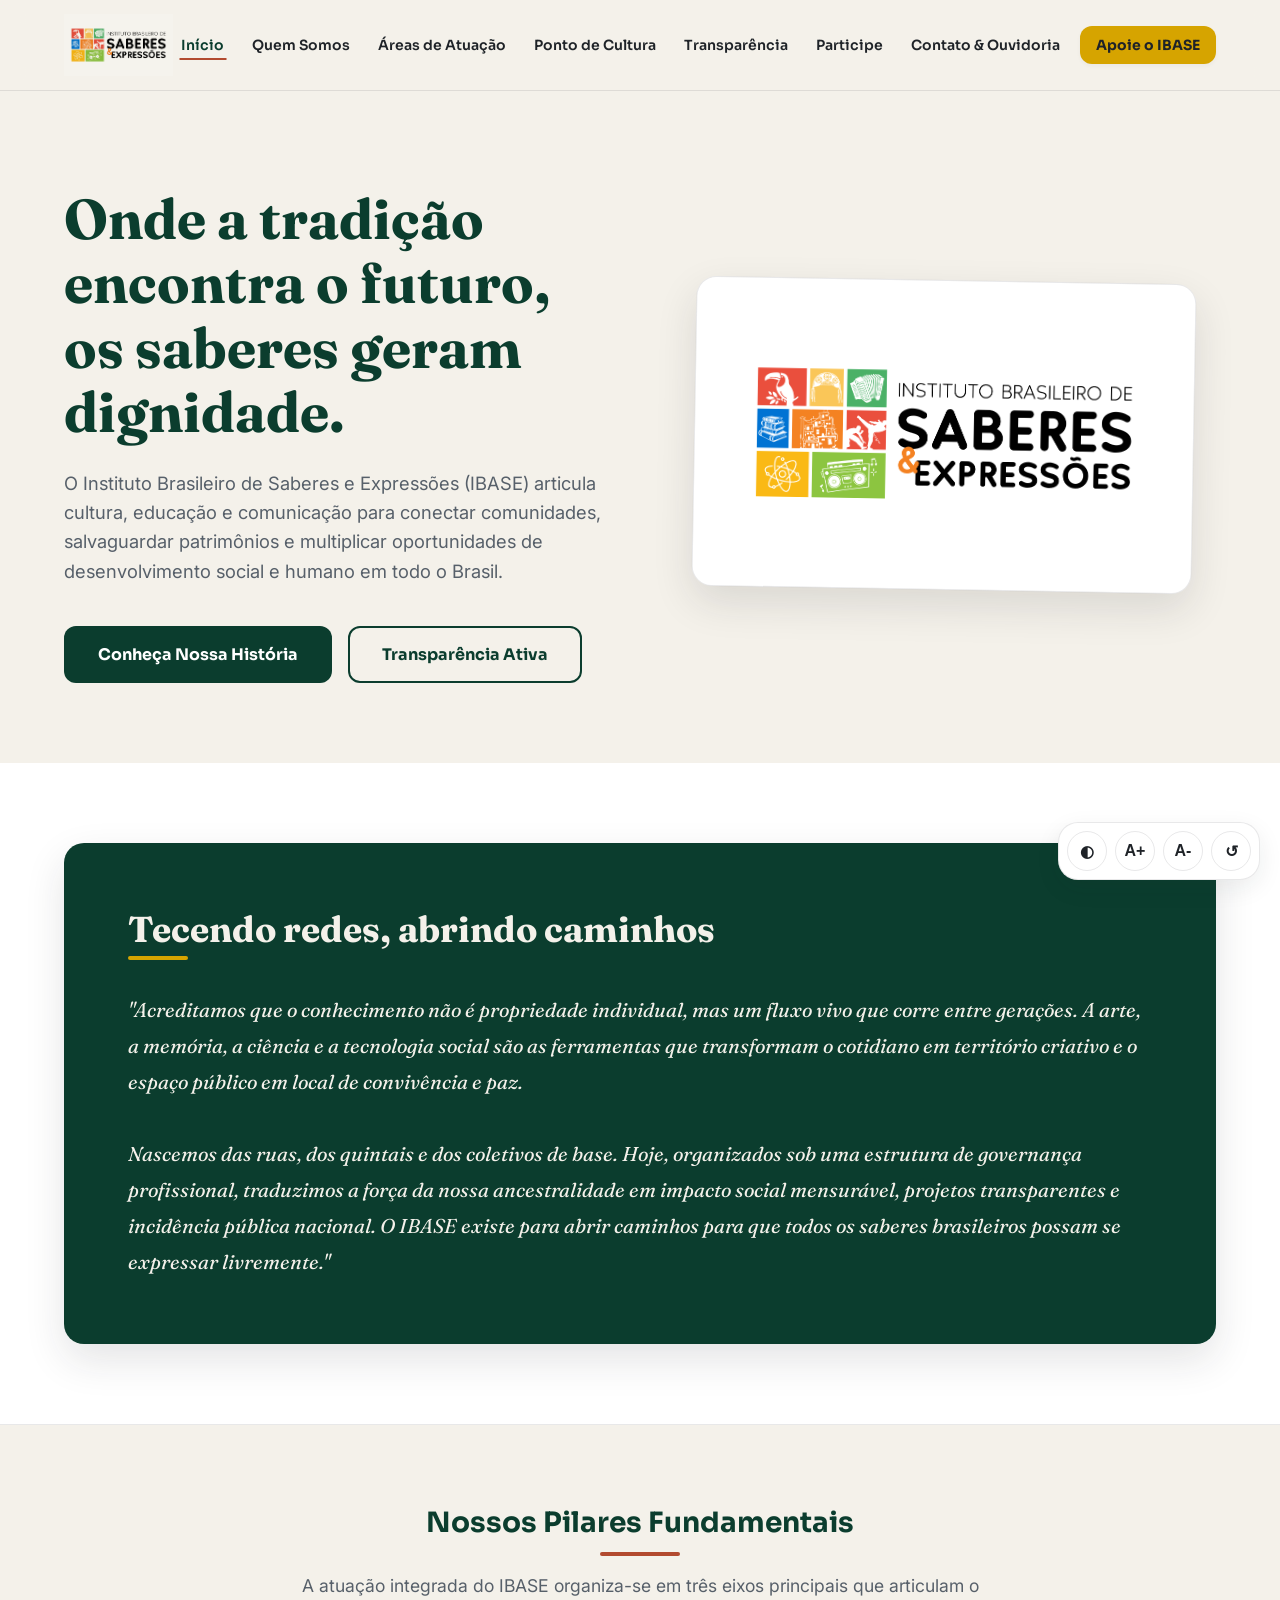
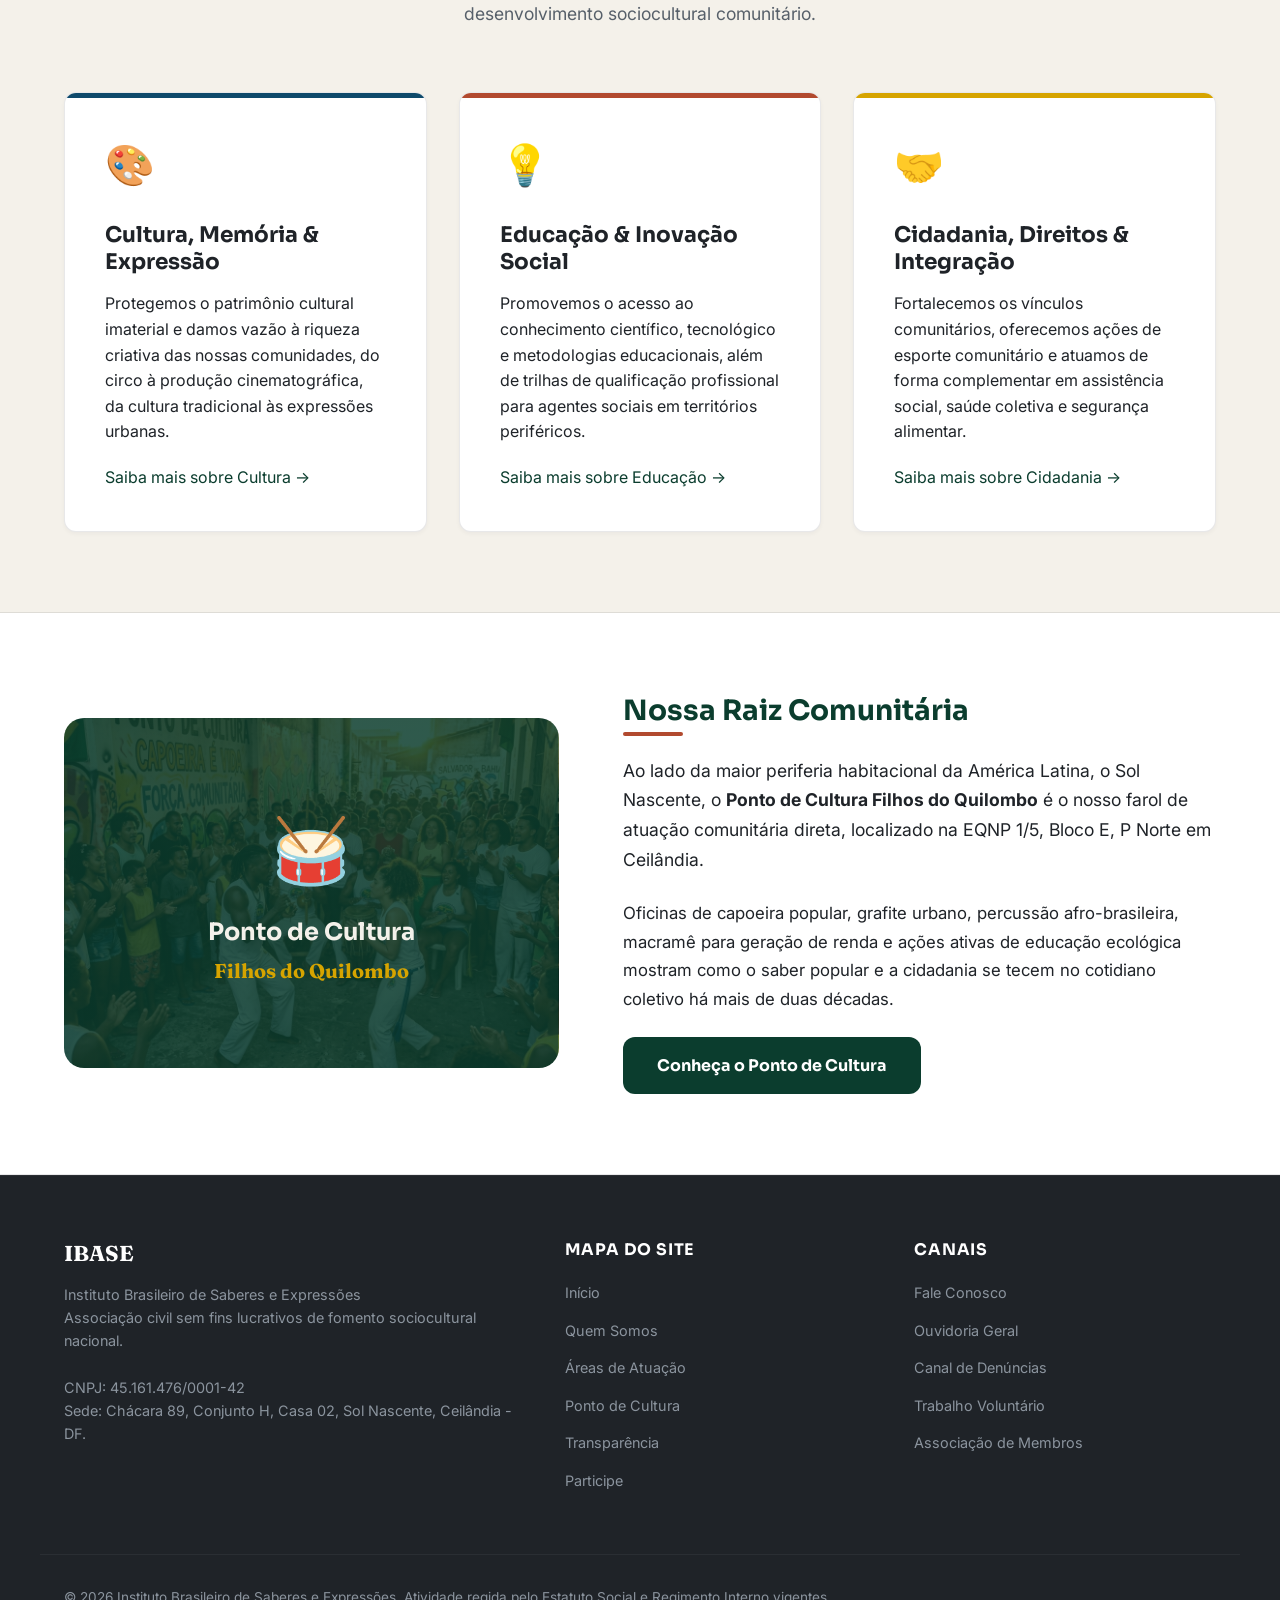
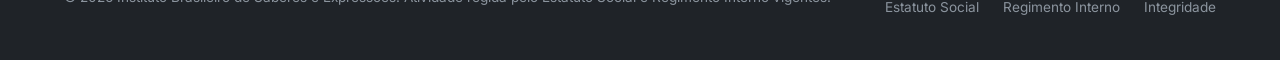
<file: index.html>
﻿<!DOCTYPE html>
<html lang="pt-BR">
<head>
    <!-- Google tag (gtag.js) -->
    <script async src="https://www.googletagmanager.com/gtag/js?id=G-KM2JN2SDC1"></script>
    <script>
      window.dataLayer = window.dataLayer || [];
      function gtag(){dataLayer.push(arguments);}
      gtag('js', new Date());

      gtag('config', 'G-KM2JN2SDC1');
    </script>

    <meta charset="UTF-8">
    <meta name="viewport" content="width=device-width, initial-scale=1.0">
    <title>IBASE | Instituto Brasileiro de Saberes e Expressões</title>
    
    <!-- SEO Meta Tags -->
    <meta name="description" content="O Instituto Brasileiro de Saberes e Expressões (IBASE) articula cultura, educação e comunicação para conectar comunidades, preservar patrimônios e multiplicar oportunidades sociais.">
    <meta name="keywords" content="IBASE, Saberes e Expressões, Terceiro Setor, ONG, Transparência, Ponto de Cultura, Filhos do Quilombo, Ceilândia, Capoeira, Hip Hop, Projetos Sociais, Brasília">
    <meta name="author" content="Instituto Brasileiro de Saberes e Expressões">
    
    <!-- Open Graph / Facebook -->
    <meta property="og:type" content="website">
    <meta property="og:url" content="https://saberexpressoes.org/">
    <meta property="og:title" content="Instituto Brasileiro de Saberes e Expressões (IBASE)">
    <meta property="og:description" content="Articulando cultura, educação e comunicação para conectar comunidades, preservar patrimônios e gerar impacto social.">
    <meta property="og:image" content="https://saberexpressoes.org/img/logo_page_7.png">
    
    <link rel="canonical" href="https://saberexpressoes.org/">
    
    <!-- Stylesheets -->
    <link rel="stylesheet" href="css/style.css">
</head>
<body>
    <!-- Link de Acessibilidade (Pular para Conteúdo) -->
    <a href="#content" class="skip-link">
        Pular para o conteúdo principal
    </a>

    <!-- Cabeçalho Principal -->
    <header class="header-wrapper">
        <div class="container header-container">
            <a href="index.html" class="logo-link" aria-label="IBASE - Página Inicial">
                <img src="img/logo_page_7.png" alt="Logotipo do Instituto Brasileiro de Saberes e Expressões" class="logo-img">
            </a>
            
            <button class="mobile-toggle" aria-label="Abrir menu de navegação" aria-expanded="false" aria-controls="primary-nav">
                <span></span>
                <span></span>
                <span></span>
            </button>
            
            <nav id="primary-nav" aria-label="Navegação Principal">
                <ul class="nav-menu">
                    <li><a href="index.html" class="nav-link active" aria-current="page">Início</a></li>
                    <li><a href="quem-somos.html" class="nav-link">Quem Somos</a></li>
                    <li><a href="areas-atuacao.html" class="nav-link">Áreas de Atuação</a></li>
                    <li><a href="ponto-cultura.html" class="nav-link">Ponto de Cultura</a></li>
                    <li><a href="transparencia.html" class="nav-link">Transparência</a></li>
                    <li><a href="participe.html" class="nav-link">Participe</a></li>
                    <li><a href="contato.html" class="nav-link">Contato & Ouvidoria</a></li>
                    <li><a href="participe.html#apoie-direto" class="nav-link nav-btn nav-btn-accent">Apoie o IBASE</a></li>
                </ul>
            </nav>
        </div>
    </header>

    <!-- Conteúdo Principal -->
    <main id="content">
        
        <!-- Hero Section -->
        <section class="hero-section" aria-label="Apresentação do Instituto">
            <div class="container hero-grid">
                <div class="hero-content">
                    <h1>Onde a tradição encontra o futuro, os saberes geram dignidade.</h1>
                    <p class="hero-subtitle">
                        O Instituto Brasileiro de Saberes e Expressões (IBASE) articula cultura, educação e comunicação para conectar comunidades, salvaguardar patrimônios e multiplicar oportunidades de desenvolvimento social e humano em todo o Brasil.
                    </p>
                    <div class="hero-btns">
                        <a href="quem-somos.html" class="btn btn-primary">Conheça Nossa História</a>
                        <a href="transparencia.html" class="btn btn-secondary">Transparência Ativa</a>
                    </div>
                </div>
                <div class="hero-visual">
                    <div class="logo-display-card">
                        <img src="img/logo_page_7.png" alt="Logotipo oficial em grade colorida do IBASE">
                    </div>
                </div>
            </div>
        </section>

        <!-- Seção Manifesto -->
        <section class="section section-bg-white" aria-label="Manifesto Institucional">
            <div class="container">
                <div class="manifesto-box">
                    <h2>Tecendo redes, abrindo caminhos</h2>
                    <blockquote class="manifesto-text">
                        "Acreditamos que o conhecimento não é propriedade individual, mas um fluxo vivo que corre entre gerações. A arte, a memória, a ciência e a tecnologia social são as ferramentas que transformam o cotidiano em território criativo e o espaço público em local de convivência e paz.<br><br>
                        Nascemos das ruas, dos quintais e dos coletivos de base. Hoje, organizados sob uma estrutura de governança profissional, traduzimos a força da nossa ancestralidade em impacto social mensurável, projetos transparentes e incidência pública nacional. O IBASE existe para abrir caminhos para que todos os saberes brasileiros possam se expressar livremente."
                    </blockquote>
                </div>
            </div>
        </section>

        <!-- Seção Pilares Fundamentais -->
        <section class="section" aria-label="Nossos Três Pilares Fundamentais">
            <div class="container">
                <div class="section-header">
                    <h2>Nossos Pilares Fundamentais</h2>
                    <p class="section-subtitle">A atuação integrada do IBASE organiza-se em três eixos principais que articulam o desenvolvimento sociocultural comunitário.</p>
                </div>
                
                <div class="cards-grid">
                    <article class="card">
                        <div class="card-icon" aria-hidden="true">🎨</div>
                        <h3>Cultura, Memória & Expressão</h3>
                        <p>Protegemos o patrimônio cultural imaterial e damos vazão à riqueza criativa das nossas comunidades, do circo à produção cinematográfica, da cultura tradicional às expressões urbanas.</p>
                        <a href="areas-atuacao.html#comite-cultura">Saiba mais sobre Cultura &rarr;</a>
                    </article>
                    
                    <article class="card">
                        <div class="card-icon" aria-hidden="true">💡</div>
                        <h3>Educação & Inovação Social</h3>
                        <p>Promovemos o acesso ao conhecimento científico, tecnológico e metodologias educacionais, além de trilhas de qualificação profissional para agentes sociais em territórios periféricos.</p>
                        <a href="areas-atuacao.html#comite-educacao">Saiba mais sobre Educação &rarr;</a>
                    </article>
                    
                    <article class="card">
                        <div class="card-icon" aria-hidden="true">🤝</div>
                        <h3>Cidadania, Direitos & Integração</h3>
                        <p>Fortalecemos os vínculos comunitários, oferecemos ações de esporte comunitário e atuamos de forma complementar em assistência social, saúde coletiva e segurança alimentar.</p>
                        <a href="areas-atuacao.html#comite-social">Saiba mais sobre Cidadania &rarr;</a>
                    </article>
                </div>
            </div>
        </section>

        <!-- Seção Destaque Ponto de Cultura -->
        <section class="section section-bg-white" aria-label="Ponto de Cultura Destaque">
            <div class="container">
                <div class="history-block">
                    <div class="history-visual-banner">
                        <!-- O logotipo do Ponto é exibido como background ou elemento de destaque -->
                        <div class="history-visual-banner-inner">
                            <div class="history-visual-banner-icon">🥁</div>
                            <h3 class="history-visual-banner-title">Ponto de Cultura</h3>
                            <p class="font-serif-accent history-visual-banner-subtitle">Filhos do Quilombo</p>
                        </div>
                    </div>
                    <div class="history-text">
                        <h2>Nossa Raiz Comunitária</h2>
                        <p class="lead-text">
                            Ao lado da maior periferia habitacional da América Latina, o Sol Nascente, o <strong>Ponto de Cultura Filhos do Quilombo</strong> é o nosso farol de atuação comunitária direta, localizado na EQNP 1/5, Bloco E, P Norte em Ceilândia.
                        </p>
                        <p>
                            Oficinas de capoeira popular, grafite urbano, percussão afro-brasileira, macramê para geração de renda e ações ativas de educação ecológica mostram como o saber popular e a cidadania se tecem no cotidiano coletivo há mais de duas décadas.
                        </p>
                        <a href="ponto-cultura.html" class="btn btn-primary">Conheça o Ponto de Cultura</a>
                    </div>
                </div>
            </div>
        </section>
        
    </main>

    <!-- Rodapé -->
    <footer class="footer-wrapper">
        <div class="container footer-grid">
            <div class="footer-brand">
                <h3>IBASE</h3>
                <p class="footer-text-spacing">
                    Instituto Brasileiro de Saberes e Expressões<br>
                    Associação civil sem fins lucrativos de fomento sociocultural nacional.
                </p>
                <p class="footer-meta-text">
                    CNPJ: 45.161.476/0001-42<br>
                    Sede: Chácara 89, Conjunto H, Casa 02, Sol Nascente, Ceilândia - DF.
                </p>

            </div>
            
            <div class="footer-links">
                <h4>Mapa do Site</h4>
                <ul>
                    <li><a href="index.html">Início</a></li>
                    <li><a href="quem-somos.html">Quem Somos</a></li>
                    <li><a href="areas-atuacao.html">Áreas de Atuação</a></li>
                    <li><a href="ponto-cultura.html">Ponto de Cultura</a></li>
                    <li><a href="transparencia.html">Transparência</a></li>
                    <li><a href="participe.html">Participe</a></li>
                </ul>
            </div>
            
            <div class="footer-links">
                <h4>Canais</h4>
                <ul>
                    <li><a href="contato.html">Fale Conosco</a></li>
                    <li><a href="contato.html#ouvidoria">Ouvidoria Geral</a></li>
                    <li><a href="contato.html#denuncia">Canal de Denúncias</a></li>
                    <li><a href="participe.html#voluntario">Trabalho Voluntário</a></li>
                    <li><a href="participe.html#associado">Associação de Membros</a></li>
                </ul>
            </div>
        </div>
        
        <div class="container footer-bottom">
            <p>&copy; 2026 Instituto Brasileiro de Saberes e Expressões. Atividade regida pelo Estatuto Social e Regimento Interno vigentes.</p>
            <div class="footer-bottom-links">
                <a href="transparencia.html#estatuto">Estatuto Social</a>
                <a href="transparencia.html#regimento">Regimento Interno</a>
                <a href="contato.html#denuncia">Integridade</a>
            </div>
        </div>
    </footer>

    <!-- Painel de Acessibilidade Flutuante -->
    <section class="accessibility-bar" aria-label="Painel de Acessibilidade">
        <button id="btn-contrast" class="accessibility-btn" title="Alternar Alto Contraste" aria-label="Alternar Alto Contraste">◐</button>
        <button id="btn-text-plus" class="accessibility-btn" title="Aumentar Fonte" aria-label="Aumentar tamanho do texto">A+</button>
        <button id="btn-text-minus" class="accessibility-btn" title="Diminuir Fonte" aria-label="Diminuir tamanho do texto">A-</button>
        <button id="btn-reset" class="accessibility-btn" title="Redefinir Acessibilidade" aria-label="Redefinir para configurações padrão">↺</button>
    </section>

    <!-- Elemento para anúncios do leitor de tela -->
    <div id="accessibility-announcer" class="sr-only" aria-live="polite"></div>

    <!-- Scripts -->
    <script src="js/main.js"></script>
</body>
</html>
</file>
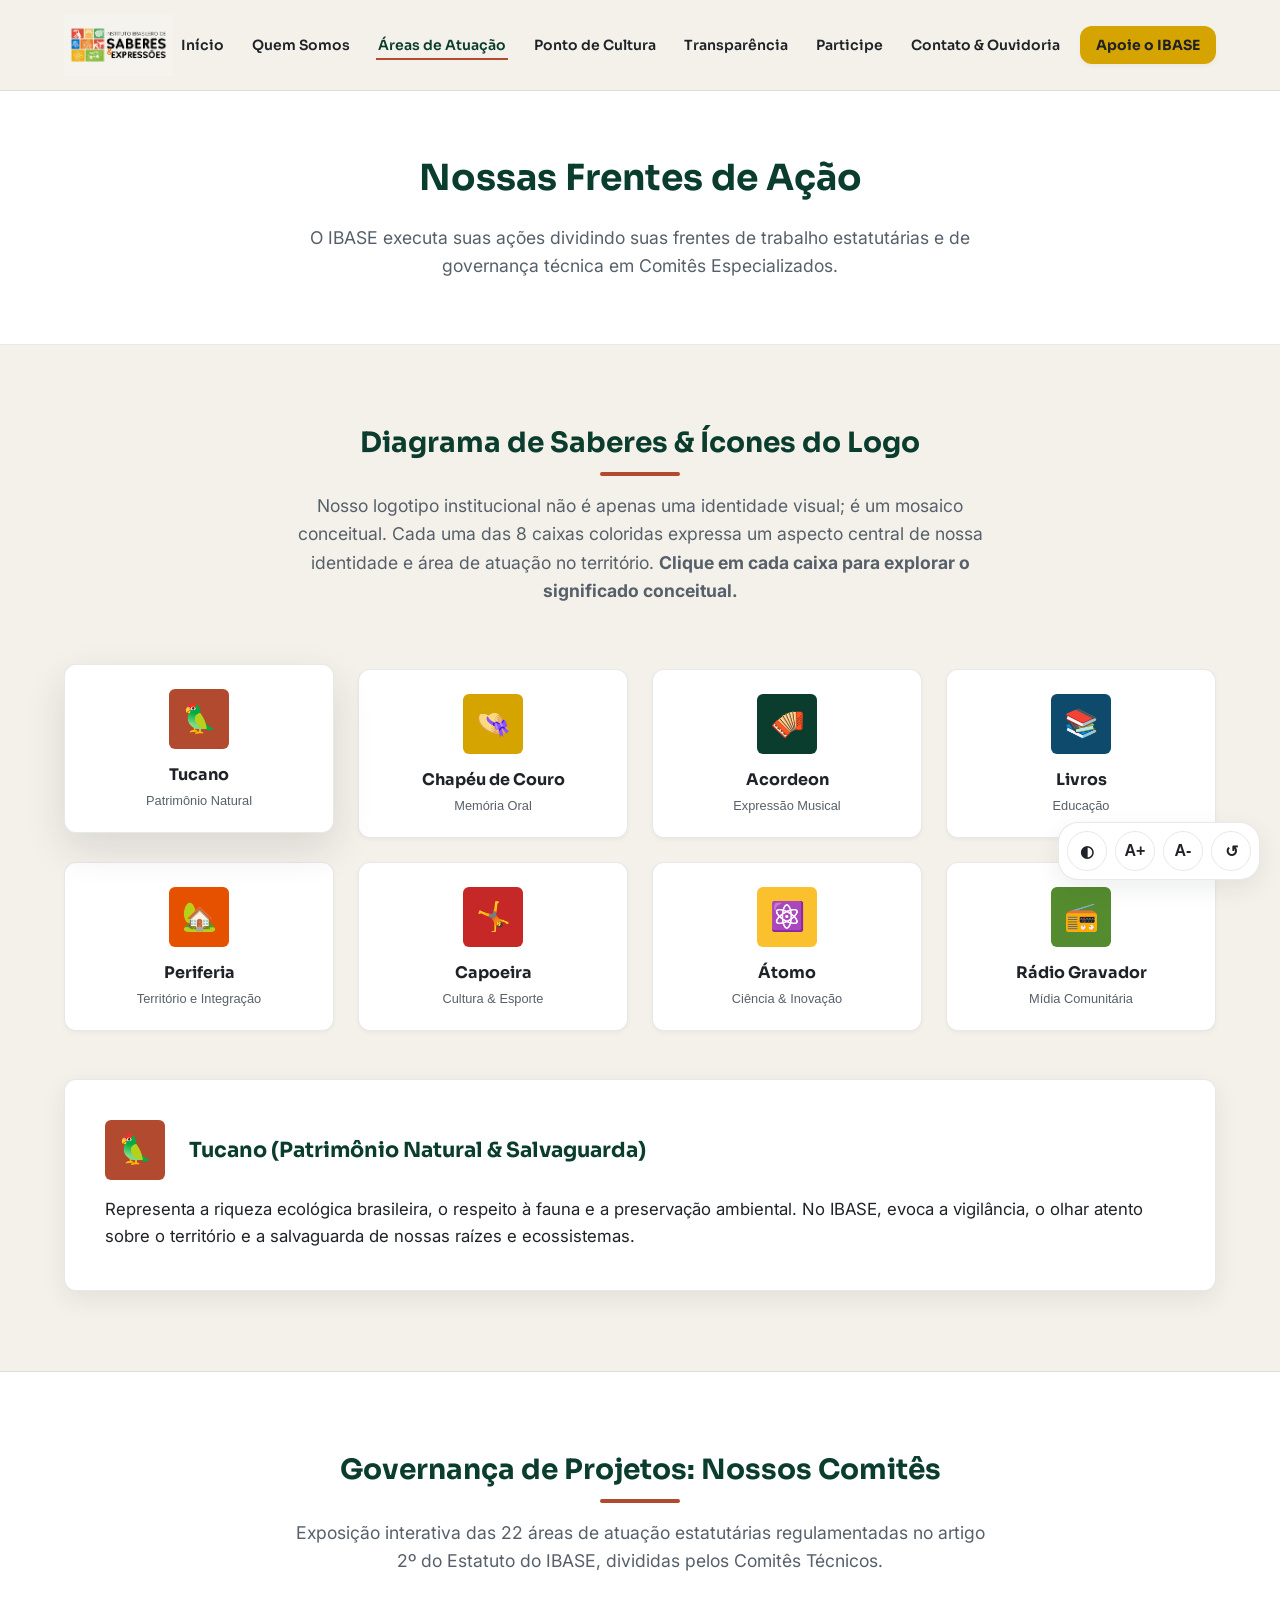
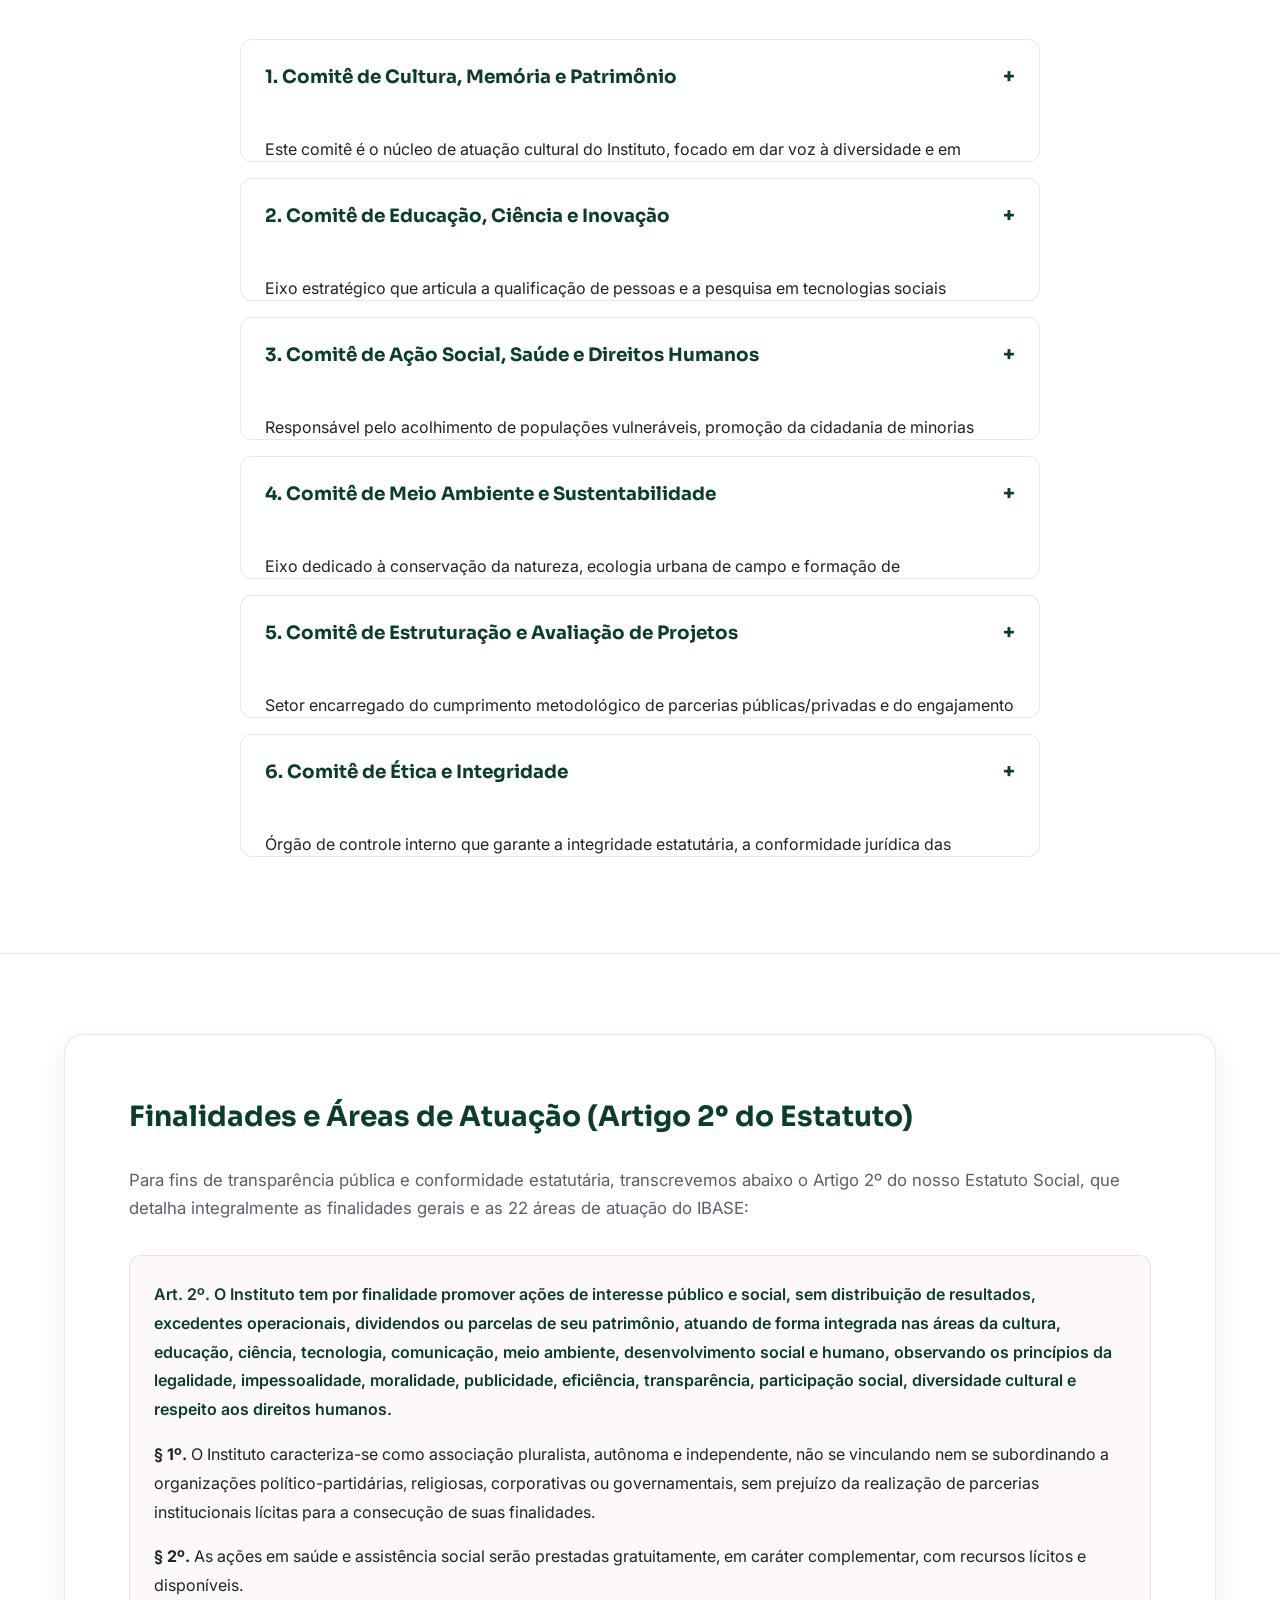
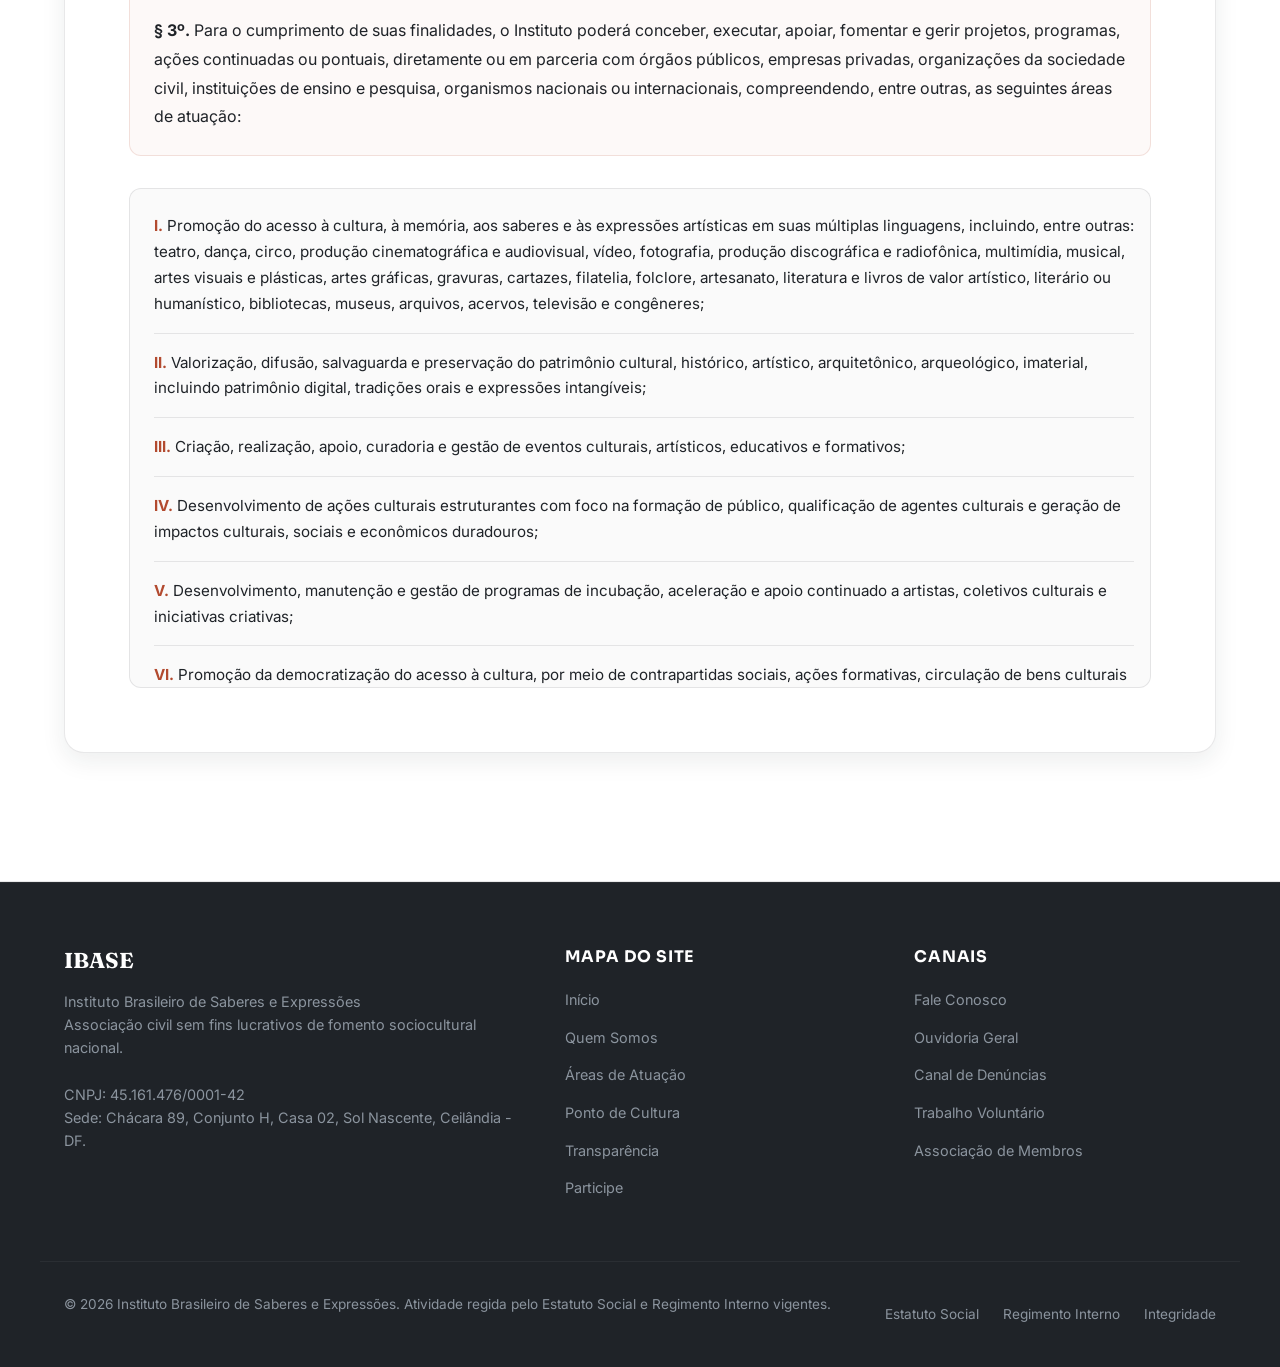
<file: areas-atuacao.html>
﻿<!DOCTYPE html>
<html lang="pt-BR">
<head>
    <!-- Google tag (gtag.js) -->
    <script async src="https://www.googletagmanager.com/gtag/js?id=G-KM2JN2SDC1"></script>
    <script>
      window.dataLayer = window.dataLayer || [];
      function gtag(){dataLayer.push(arguments);}
      gtag('js', new Date());

      gtag('config', 'G-KM2JN2SDC1');
    </script>

    <meta charset="UTF-8">
    <meta name="viewport" content="width=device-width, initial-scale=1.0">
    <title>Áreas de Atuação | IBASE</title>
    
    <!-- SEO Meta Tags -->
    <meta name="description" content="Conheça as 22 áreas de atuação estatutárias do IBASE e nossa governança baseada nos 6 Comitês Técnicos. Interaja com o diagrama de saberes.">
    <meta name="keywords" content="Áreas de Atuação IBASE, Comitês Técnicos, Cultura, Educação Comunitária, Assistência Social, Inovação Social, Estatuto IBASE">
    <meta name="author" content="Instituto Brasileiro de Saberes e Expressões">
    
    <!-- Open Graph / Facebook -->
    <meta property="og:type" content="website">
    <meta property="og:url" content="https://saberexpressoes.org/areas-atuacao.html">
    <meta property="og:title" content="Áreas de Atuação | IBASE">
    <meta property="og:description" content="Conheça as 22 áreas de atuação estatutárias do IBASE e nossa governança baseada nos 6 Comitês Técnicos. Interaja com o diagrama de saberes.">
    <meta property="og:image" content="https://saberexpressoes.org/img/logo_page_7.png">
    
    <link rel="canonical" href="https://saberexpressoes.org/areas-atuacao.html">
    
    <!-- Stylesheets -->
    <link rel="stylesheet" href="css/style.css">
</head>
<body>
    <!-- Link de Acessibilidade -->
    <a href="#content" class="skip-link">
        Pular para o conteúdo principal
    </a>

    <!-- Cabeçalho Principal -->
    <header class="header-wrapper">
        <div class="container header-container">
            <a href="index.html" class="logo-link" aria-label="IBASE - Página Inicial">
                <img src="img/logo_page_7.png" alt="Logotipo do Instituto Brasileiro de Saberes e Expressões" class="logo-img">
            </a>
            
            <button class="mobile-toggle" aria-label="Abrir menu de navegação" aria-expanded="false" aria-controls="primary-nav">
                <span></span>
                <span></span>
                <span></span>
            </button>
            
            <nav id="primary-nav" aria-label="Navegação Principal">
                <ul class="nav-menu">
                    <li><a href="index.html" class="nav-link">Início</a></li>
                    <li><a href="quem-somos.html" class="nav-link">Quem Somos</a></li>
                    <li><a href="areas-atuacao.html" class="nav-link active" aria-current="page">Áreas de Atuação</a></li>
                    <li><a href="ponto-cultura.html" class="nav-link">Ponto de Cultura</a></li>
                    <li><a href="transparencia.html" class="nav-link">Transparência</a></li>
                    <li><a href="participe.html" class="nav-link">Participe</a></li>
                    <li><a href="contato.html" class="nav-link">Contato & Ouvidoria</a></li>
                    <li><a href="participe.html#apoie-direto" class="nav-link nav-btn nav-btn-accent">Apoie o IBASE</a></li>
                </ul>
            </nav>
        </div>
    </header>

    <!-- Conteúdo Principal -->
    <main id="content">
        
        <!-- Cabeçalho da Página -->
        <section class="section section-bg-white page-header-section" aria-label="Nossas Frentes de Ação">
            <div class="container">
                <div class="section-header">
                    <h1>Nossas Frentes de Ação</h1>
                    <p class="section-subtitle">O IBASE executa suas ações dividindo suas frentes de trabalho estatutárias e de governança técnica em Comitês Especializados.</p>
                </div>
            </div>
        </section>

        <!-- Diagrama Interativo do Logo -->
        <section class="section" aria-label="Diagrama Interativo do Logotipo">
            <div class="container">
                <div class="section-header">
                    <h2>Diagrama de Saberes & Ícones do Logo</h2>
                    <p class="section-subtitle">
                        Nosso logotipo institucional não é apenas uma identidade visual; é um mosaico conceitual. Cada uma das 8 caixas coloridas expressa um aspecto central de nossa identidade e área de atuação no território. <strong>Clique em cada caixa para explorar o significado conceitual.</strong>
                    </p>
                </div>
                
                <!-- Grade de Caixas do Diagrama -->
                <div class="diagram-grid">
                    <button class="diagram-item active" data-key="tucano" aria-label="Ver detalhes sobre Tucano">
                        <div class="diagram-icon-container bg-tucano" aria-hidden="true">🦜</div>
                        <h3>Tucano</h3>
                        <span class="diagram-item-subtitle">Patrimônio Natural</span>
                    </button>
                    
                    <button class="diagram-item" data-key="chapeu" aria-label="Ver detalhes sobre Chapéu de Couro">
                        <div class="diagram-icon-container bg-chapeu" aria-hidden="true">👒</div>
                        <h3>Chapéu de Couro</h3>
                        <span class="diagram-item-subtitle">Memória Oral</span>
                    </button>
                    
                    <button class="diagram-item" data-key="sanfona" aria-label="Ver detalhes sobre Acordeon">
                        <div class="diagram-icon-container bg-sanfona" aria-hidden="true">🪗</div>
                        <h3>Acordeon</h3>
                        <span class="diagram-item-subtitle">Expressão Musical</span>
                    </button>
                    
                    <button class="diagram-item" data-key="livros" aria-label="Ver detalhes sobre Livros">
                        <div class="diagram-icon-container bg-livros" aria-hidden="true">📚</div>
                        <h3>Livros</h3>
                        <span class="diagram-item-subtitle">Educação</span>
                    </button>
                    
                    <button class="diagram-item" data-key="periferia" aria-label="Ver detalhes sobre Casas de Periferia">
                        <div class="diagram-icon-container bg-periferia" aria-hidden="true">🏡</div>
                        <h3>Periferia</h3>
                        <span class="diagram-item-subtitle">Território e Integração</span>
                    </button>
                    
                    <button class="diagram-item" data-key="capoeira" aria-label="Ver detalhes sobre Capoeiristas">
                        <div class="diagram-icon-container bg-capoeira" aria-hidden="true">🤸</div>
                        <h3>Capoeira</h3>
                        <span class="diagram-item-subtitle">Cultura & Esporte</span>
                    </button>
                    
                    <button class="diagram-item" data-key="atomo" aria-label="Ver detalhes sobre Átomo">
                        <div class="diagram-icon-container bg-atomo" aria-hidden="true">⚛️</div>
                        <h3>Átomo</h3>
                        <span class="diagram-item-subtitle">Ciência & Inovação</span>
                    </button>
                    
                    <button class="diagram-item" data-key="radio" aria-label="Ver detalhes sobre Rádio Gravador">
                        <div class="diagram-icon-container bg-radio" aria-hidden="true">📻</div>
                        <h3>Rádio Gravador</h3>
                        <span class="diagram-item-subtitle">Mídia Comunitária</span>
                    </button>
                </div>
                
                <!-- Bloco de Exibição de Detalhes -->
                <div class="diagram-details-box" id="diagram-details-content" aria-live="polite">
                    <div class="diagram-details-header">
                        <div class="diagram-icon-container bg-tucano diagram-details-icon" aria-hidden="true">🦜</div>
                        <h3 class="diagram-details-title">Tucano (Patrimônio Natural & Salvaguarda)</h3>
                    </div>
                    <p class="diagram-details-text">
                        Representa a riqueza ecológica brasileira, o respeito à fauna e a preservação ambiental. No IBASE, evoca a vigilância, o olhar atento sobre o território e a salvaguarda de nossas raízes e ecossistemas.
                    </p>
                </div>
            </div>
        </section>

        <!-- Áreas de Atuação e 6 Comitês (Accordion) -->
        <section class="section section-bg-white" aria-label="As 22 Áreas Estatutárias nos Comitês">
            <div class="container">
                <div class="section-header">
                    <h2>Governança de Projetos: Nossos Comitês</h2>
                    <p class="section-subtitle">Exposição interativa das 22 áreas de atuação estatutárias regulamentadas no artigo 2º do Estatuto do IBASE, divididas pelos Comitês Técnicos.</p>
                </div>
                
                <div class="accordion">
                    <!-- Comitê 1 -->
                    <div class="accordion-item" id="comite-cultura">
                        <button class="accordion-header" aria-expanded="false" aria-controls="content-cultura">
                            1. Comitê de Cultura, Memória e Patrimônio
                            <span class="accordion-icon" aria-hidden="true">+</span>
                        </button>
                        <div id="content-cultura" class="accordion-content">
                            <div class="accordion-content-inner">
                                <p>Este comitê é o núcleo de atuação cultural do Instituto, focado em dar voz à diversidade e em proteger a memória oral e digital das comunidades brasileiras.</p>
                                <ul>
                                    <li><strong>Acesso à Cultura Universal (Área I):</strong> Fomento e difusão do teatro, dança, circo, cinema/audiovisual, fotografia, multimídia, artes visuais, folclore, artesanato e literatura através de bibliotecas e arquivos comunitários.</li>
                                    <li><strong>Preservação e Salvaguarda (Área II):</strong> Proteção activa do patrimônio cultural, histórico, arquitetônico, imaterial e digital da nação, incluindo a valorização das tradições orais.</li>
                                    <li><strong>Curadoria e Gestão de Eventos (Área III):</strong> Concepção, planejamento e execução de mostras artísticas, feiras socioculturais e festivais integradores de territórios.</li>
                                    <li><strong>Qualificação de Público (Área IV):</strong> Ações culturais estruturantes voltadas para a formação de público crítico e treinamento continuado de agentes de cultura locais.</li>
                                    <li><strong>Incubação e Economia Criativa (Áreas V e IX):</strong> Apoio à aceleração de coletivos e fomento a novos modelos produtivos baseados na economia criativa, circular e solidária.</li>
                                    <li><strong>Democratização do Acesso & Acessibilidade (Áreas VI e VII):</strong> Circulação gratuita, contrapartidas sociais nos projetos e aplicação estrita de recursos de acessibilidade física e comunicacional.</li>
                                    <li><strong>Ações Afirmativas e Pesquisa (Áreas VIII e XVII):</strong> Estudo aplicado sobre patrimônio, promoção da diversidade cultural e registros comunitários em vídeo e fotografia nas periferias e territórios tradicionais.</li>
                                </ul>
                            </div>
                        </div>
                    </div>
                    
                    <!-- Comitê 2 -->
                    <div class="accordion-item" id="comite-educacao">
                        <button class="accordion-header" aria-expanded="false" aria-controls="content-educacao">
                            2. Comitê de Educação, Ciência e Inovação
                            <span class="accordion-icon" aria-hidden="true">+</span>
                        </button>
                        <div id="content-educacao" class="accordion-content">
                            <div class="accordion-content-inner">
                                <p>Eixo estratégico que articula a qualificação de pessoas e a pesquisa em tecnologias sociais apropriadas para a inclusão produtiva.</p>
                                <ul>
                                    <li><strong>Qualificação Complementar (Área X):</strong> Promoção de atividades de formação continuada e de qualificação profissional, atuando de forma integrada com as redes públicas de ensino.</li>
                                    <li><strong>Democratização da Ciência e Tecnologia (Área XI):</strong> Desenvolvimento de trilhas de inclusão digital e disseminação do conhecimento científico básico para comunidades periféricas.</li>
                                    <li><strong>Pesquisa Aplicada e Inovação Social (Área XII):</strong> Concepção de metodologias sociais que geram tecnologias sustentáveis e ecologicamente corretas adequadas para a solução de entraves locais.</li>
                                </ul>
                            </div>
                        </div>
                    </div>
                    
                    <!-- Comitê 3 -->
                    <div class="accordion-item" id="comite-social">
                        <button class="accordion-header" aria-expanded="false" aria-controls="content-social">
                            3. Comitê de Ação Social, Saúde e Direitos Humanos
                            <span class="accordion-icon" aria-hidden="true">+</span>
                        </button>
                        <div id="content-social" class="accordion-content">
                            <div class="accordion-content-inner">
                                <p>Responsável pelo acolhimento de populações vulneráveis, promoção da cidadania de minorias históricas e assistência social continuada.</p>
                                <ul>
                                    <li><strong>Assistência Social Integral (Área XVIII):</strong> Atividades e serviços voltados à proteção básica e especial, ressocialização e reinserção social e produtiva de populações desfavorecidas.</li>
                                    <li><strong>Saúde Gratuita e Segurança Alimentar (Área XIX):</strong> Projetos voltados à segurança nutricional comunitária (cozinhas comunitárias, doação de alimentos) e à saúde integral em caráter beneficente.</li>
                                    <li><strong>Esporte e Iniciação Esportiva (Área XVI):</strong> Atividades esportivas comunitárias destinadas a promover saúde física e social de crianças e adolescentes.</li>
                                    <li><strong>Combate à Pobreza e Direitos Humanos (Áreas XX e XXI):</strong> Projetos baseados na economia solidária como resgate de dignidade, defesa da cidadania, democracia, paz e proteção de direitos das minorias.</li>
                                    <li><strong>Cooperação Internacional (Área XXII):</strong> Intercâmbios e redes de parcerias com entidades globais nas áreas de cultura, educação e direitos humanos.</li>
                                </ul>
                            </div>
                        </div>
                    </div>
                    
                    <!-- Comitê 4 -->
                    <div class="accordion-item" id="comite-meioambiente">
                        <button class="accordion-header" aria-expanded="false" aria-controls="content-meioambiente">
                            4. Comitê de Meio Ambiente e Sustentabilidade
                            <span class="accordion-icon" aria-hidden="true">+</span>
                        </button>
                        <div id="content-meioambiente" class="accordion-content">
                            <div class="accordion-content-inner">
                                <p>Eixo dedicado à conservação da natureza, ecologia urbana de campo e formação de multiplicadores ambientais nos territórios periféricos.</p>
                                <ul>
                                    <li><strong>Proteção do Meio Ambiente e Educação Ambiental (Área XIII):</strong> Realização de intervenções ecológicas comunitárias (como a limpeza de bacias e cachoeiras) e conscientização sobre preservação do ecossistema local.</li>
                                </ul>
                            </div>
                        </div>
                    </div>
                    
                    <!-- Comitê 5 -->
                    <div class="accordion-item" id="comite-projetos">
                        <button class="accordion-header" aria-expanded="false" aria-controls="content-projetos">
                            5. Comitê de Estruturação e Avaliação de Projetos
                            <span class="accordion-icon" aria-hidden="true">+</span>
                        </button>
                        <div id="content-projetos" class="accordion-content">
                            <div class="accordion-content-inner">
                                <p>Setor encarregado do cumprimento metodológico de parcerias públicas/privadas e do engajamento voluntário da sociedade civil.</p>
                                <ul>
                                    <li><strong>Parcerias e Leis de Incentivo (Área XIV):</strong> Gestão operacional técnica de termos de fomento, colaboração, convênios estaduais/federais e leis nacionais de incentivo à cultura (Lei Rouanet/LICC).</li>
                                    <li><strong>Voluntariado Organizado (Área XV):</strong> Promoção de programas estruturados de engajamento social e trabalho voluntário em conformidade com as diretrizes da Lei nº 9.608/1998.</li>
                                </ul>
                            </div>
                        </div>
                    </div>
                    
                    <!-- Comitê 6 -->
                    <div class="accordion-item" id="comite-etica">
                        <button class="accordion-header" aria-expanded="false" aria-controls="content-etica">
                            6. Comitê de Ética e Integridade
                            <span class="accordion-icon" aria-hidden="true">+</span>
                        </button>
                        <div id="content-etica" class="accordion-content">
                            <div class="accordion-content-inner">
                                <p>Órgão de controle interno que garante a integridade estatutária, a conformidade jurídica das deliberações e o cumprimento da ética pública do Terceiro Setor.</p>
                                <ul>
                                    <li><strong>Controle Interno e Ouvidoria (Art. 33 e 37 do Estatuto):</strong> Gestão e apuração de manifestações do Canal de Denúncias, garantindo a confidencialidade e proteção aos informantes de boa-fé.</li>
                                    <li><strong>Blindagem Partidária (Art. 35 do Estatuto):</strong> Certificação de que o Instituto e seus recursos permaneçam 100% livres de influências político-partidárias ou interesses eleitoreiros.</li>
                                    <li><strong>Prevenção de Conflitos de Interesse:</strong> Análise de conformidade em compras e contratações, fiscalizando que parentes de dirigentes ou conselheiros não tenham transações comerciais ou financeiras com o IBASE.</li>
                                </ul>
                            </div>
                        </div>
                    </div>
                </div>
            </div>
        </section>

        <!-- Seção Texto Estatutário Completo (Artigo 2º) -->
        <section class="section section-bg-white" aria-label="Texto Estatutário Integral do Artigo 2º">
            <div class="container">
                <div class="legal-box">
                    <h2 id="texto-estatutario">Finalidades e Áreas de Atuação (Artigo 2º do Estatuto)</h2>
                    <p class="legal-box-intro">
                        Para fins de transparência pública e conformidade estatutária, transcrevemos abaixo o Artigo 2º do nosso Estatuto Social, que detalha integralmente as finalidades gerais e as 22 áreas de atuação do IBASE:
                    </p>
                    
                    <div class="legal-box-content">
                        <p class="legal-box-art">
                            Art. 2º. O Instituto tem por finalidade promover ações de interesse público e social, sem distribuição de resultados, excedentes operacionais, dividendos ou parcelas de seu patrimônio, atuando de forma integrada nas áreas da cultura, educação, ciência, tecnologia, comunicação, meio ambiente, desenvolvimento social e humano, observando os princípios da legalidade, impessoalidade, moralidade, publicidade, eficiência, transparência, participação social, diversidade cultural e respeito aos direitos humanos.
                        </p>
                        <p class="legal-box-paragraph">
                            <strong>§ 1º.</strong> O Instituto caracteriza-se como associação pluralista, autônoma e independente, não se vinculando nem se subordinando a organizações político-partidárias, religiosas, corporativas ou governamentais, sem prejuízo da realização de parcerias institucionais lícitas para a consecução de suas finalidades.
                        </p>
                        <p class="legal-box-paragraph">
                            <strong>§ 2º.</strong> As ações em saúde e assistência social serão prestadas gratuitamente, em caráter complementar, com recursos lícitos e disponíveis.
                        </p>
                        <p class="legal-box-paragraph">
                            <strong>§ 3º.</strong> Para o cumprimento de suas finalidades, o Instituto poderá conceber, executar, apoiar, fomentar e gerir projetos, programas, ações continuadas ou pontuais, diretamente ou em parceria com órgãos públicos, empresas privadas, organizações da sociedade civil, instituições de ensino e pesquisa, organismos nacionais ou internacionais, compreendendo, entre outras, as seguintes áreas de atuação:
                        </p>
                    </div>
                    
                    <div class="legal-areas-list">
                        <ol class="actuation-list">
                            <li>
                                <strong class="area-num">I.</strong> Promoção do acesso à cultura, à memória, aos saberes e às expressões artísticas em suas múltiplas linguagens, incluindo, entre outras: teatro, dança, circo, produção cinematográfica e audiovisual, vídeo, fotografia, produção discográfica e radiofônica, multimídia, musical, artes visuais e plásticas, artes gráficas, gravuras, cartazes, filatelia, folclore, artesanato, literatura e livros de valor artístico, literário ou humanístico, bibliotecas, museus, arquivos, acervos, televisão e congêneres;
                            </li>
                            <li>
                                <strong class="area-num">II.</strong> Valorização, difusão, salvaguarda e preservação do patrimônio cultural, histórico, artístico, arquitetônico, arqueológico, imaterial, incluindo patrimônio digital, tradições orais e expressões intangíveis;
                            </li>
                            <li>
                                <strong class="area-num">III.</strong> Criação, realização, apoio, curadoria e gestão de eventos culturais, artísticos, educativos e formativos;
                            </li>
                            <li>
                                <strong class="area-num">IV.</strong> Desenvolvimento de ações culturais estruturantes com foco na formação de público, qualificação de agentes culturais e geração de impactos culturais, sociais e econômicos duradouros;
                            </li>
                            <li>
                                <strong class="area-num">V.</strong> Desenvolvimento, manutenção e gestão de programas de incubação, aceleração e apoio continuado a artistas, coletivos culturais e iniciativas criativas;
                            </li>
                            <li>
                                <strong class="area-num">VI.</strong> Promoção da democratização do acesso à cultura, por meio de contrapartidas sociais, ações formativas, circulação de bens culturais e estratégias inclusivas de fruição;
                            </li>
                            <li>
                                <strong class="area-num">VII.</strong> Adoção de medidas de acessibilidade cultural e comunicacional;
                            </li>
                            <li>
                                <strong class="area-num">VIII.</strong> Promoção de ações afirmativas e iniciativas voltadas à ampliação da diversidade de participação e protagonismo cultural, incluindo diálogo intercultural e pesquisa cultural para inovação;
                            </li>
                            <li>
                                <strong class="area-num">IX.</strong> Estímulo à desconcentração de recursos culturais e ao fortalecimento das economias criativa, solidária e circular;
                            </li>
                            <li>
                                <strong class="area-num">X.</strong> Realização de atividades educativas, formativas, esportivas e de qualificação profissional, em caráter complementar às políticas públicas;
                            </li>
                            <li>
                                <strong class="area-num">XI.</strong> Estímulo à produção, systematização, difusão e democratização do conhecimento científico, tecnológico e educacional;
                            </li>
                            <li>
                                <strong class="area-num">XII.</strong> Desenvolvimento de projetos de pesquisa aplicada, inovação social e tecnologias sustentáveis;
                            </li>
                            <li>
                                <strong class="area-num">XIII.</strong> Desenvolvimento de ações voltadas à proteção do meio ambiente e à educação ambiental;
                            </li>
                            <li>
                                <strong class="area-num">XIV.</strong> Execução de projetos viabilizados por convênios, termos de fomento, termos de colaboração, acordos de cooperação, contratos administrativos, doações, patrocínios, leis de incentivo ou outras fontes lícitas;
                            </li>
                            <li>
                                <strong class="area-num">XV.</strong> Promoção do voluntariado organizado e da participação comunitária;
                            </li>
                            <li>
                                <strong class="area-num">XVI.</strong> Desenvolvimento de ações de iniciação, formation e inclusão esportiva, bem como realização e apoio a eventos esportivos comunitários, especialmente voltados a crianças, adolescentes e juventudes;
                            </li>
                            <li>
                                <strong class="area-num">XVII.</strong> Produção, registro, difusão e circulação de conteúdos e obras de comunicação e de criação artística, incluindo fotografia, audiovisual, musical, documentários, publicações e mídias diversas, com ações de exibição, mostras e atividades em comunidades, periferias, escolas e territórios tradicionais;
                            </li>
                            <li>
                                <strong class="area-num">XVIII.</strong> Promoção da assistência social, incluindo serviços de convivência e fortalecimento de vínculos, proteção básica e especial, acolhimento institucional e familiar, ressocialização e inclusão produtiva de indivíduos ou grupos em situação de risco, abandono ou vulnerabilidade;
                            </li>
                            <li>
                                <strong class="area-num">XIX.</strong> Promoção gratuita da saúde e segurança alimentar e nutricional, em caráter complementar às políticas públicas;
                            </li>
                            <li>
                                <strong class="area-num">XX.</strong> Combate à pobreza, promoção do desenvolvimento econômico e social, experimentação não lucrativa de novos modelos sócio-produtivos e inclusão produtiva por meio de atividades culturais, educativas, esportivas e de qualificação profissional;
                            </li>
                            <li>
                                <strong class="area-num">XXI.</strong> Promoção de direitos humanos, cidadania, ética, paz, democracia e valores universais, com foco em grupos vulneráveis;
                            </li>
                            <li>
                                <strong class="area-num">XXII.</strong> Promoção de cooperação internacional em cultura, educação e desenvolvimento social, incluindo intercâmbios e diálogos interculturais globais.
                            </li>
                        </ol>
                    </div>
                </div>
            </div>
        </section>

    </main>

    <!-- Rodapé -->
    <footer class="footer-wrapper">
        <div class="container footer-grid">
            <div class="footer-brand">
                <h3>IBASE</h3>
                <p class="footer-text-spacing">
                    Instituto Brasileiro de Saberes e Expressões<br>
                    Associação civil sem fins lucrativos de fomento sociocultural nacional.
                </p>
                <p class="footer-meta-text">
                    CNPJ: 45.161.476/0001-42<br>
                    Sede: Chácara 89, Conjunto H, Casa 02, Sol Nascente, Ceilândia - DF.
                </p>
            </div>
            
            <div class="footer-links">
                <h4>Mapa do Site</h4>
                <ul>
                    <li><a href="index.html">Início</a></li>
                    <li><a href="quem-somos.html">Quem Somos</a></li>
                    <li><a href="areas-atuacao.html">Áreas de Atuação</a></li>
                    <li><a href="ponto-cultura.html">Ponto de Cultura</a></li>
                    <li><a href="transparencia.html">Transparência</a></li>
                    <li><a href="participe.html">Participe</a></li>
                </ul>
            </div>
            
            <div class="footer-links">
                <h4>Canais</h4>
                <ul>
                    <li><a href="contato.html">Fale Conosco</a></li>
                    <li><a href="contato.html#ouvidoria">Ouvidoria Geral</a></li>
                    <li><a href="contato.html#denuncia">Canal de Denúncias</a></li>
                    <li><a href="participe.html#voluntario">Trabalho Voluntário</a></li>
                    <li><a href="participe.html#associado">Associação de Membros</a></li>
                </ul>
            </div>
        </div>
        
        <div class="container footer-bottom">
            <p>&copy; 2026 Instituto Brasileiro de Saberes e Expressões. Atividade regida pelo Estatuto Social e Regimento Interno vigentes.</p>
            <div class="footer-bottom-links">
                <a href="transparencia.html#estatuto">Estatuto Social</a>
                <a href="transparencia.html#regimento">Regimento Interno</a>
                <a href="contato.html#denuncia">Integridade</a>
            </div>
        </div>
    </footer>

    <!-- Painel de Acessibilidade Flutuante -->
    <section class="accessibility-bar" aria-label="Painel de Acessibilidade">
        <button id="btn-contrast" class="accessibility-btn" title="Alternar Alto Contraste" aria-label="Alternar Alto Contraste">◐</button>
        <button id="btn-text-plus" class="accessibility-btn" title="Aumentar Fonte" aria-label="Aumentar tamanho do texto">A+</button>
        <button id="btn-text-minus" class="accessibility-btn" title="Diminuir Fonte" aria-label="Diminuir tamanho do texto">A-</button>
        <button id="btn-reset" class="accessibility-btn" title="Redefinir Acessibilidade" aria-label="Redefinir para configurações padrão">↺</button>
    </section>

    <!-- Elemento para anúncios do leitor de tela -->
    <div id="accessibility-announcer" class="sr-only" aria-live="polite"></div>

    <!-- Scripts -->
    <script src="js/main.js"></script>
</body>
</html>
</file>
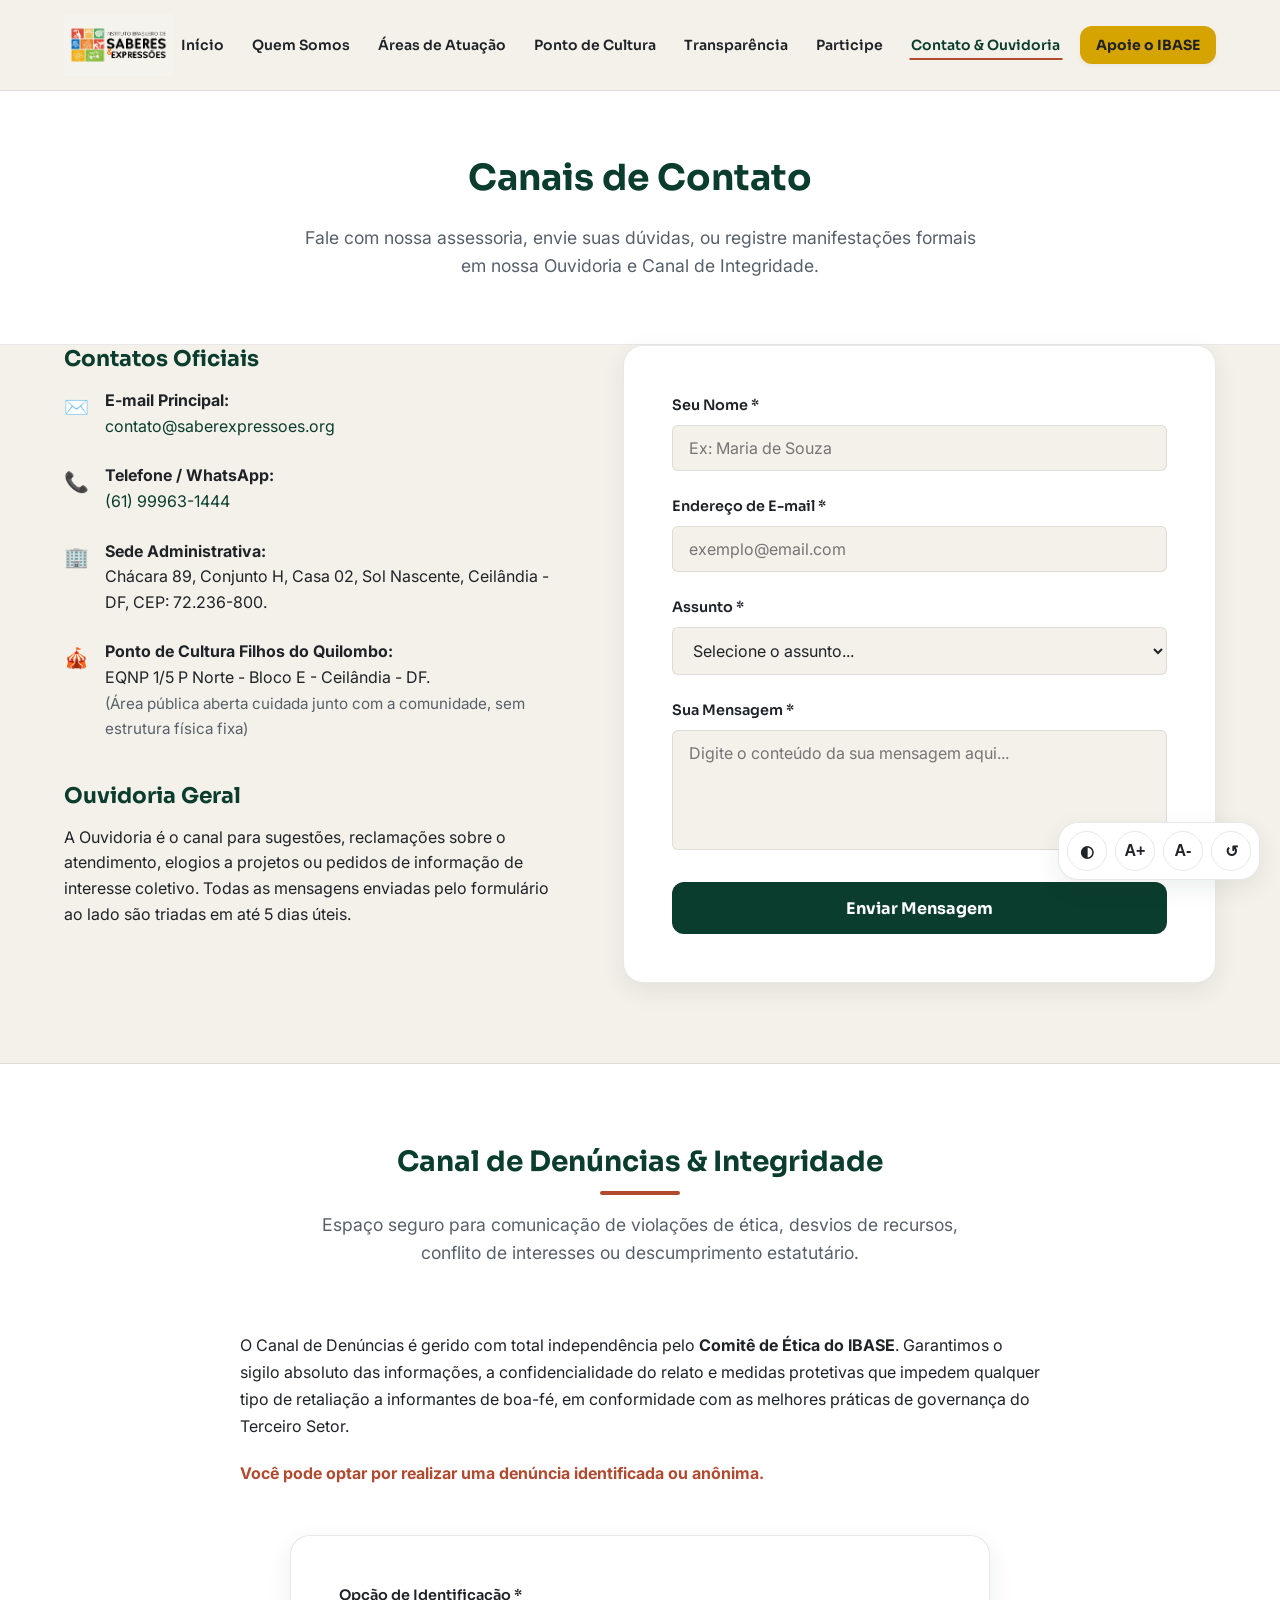
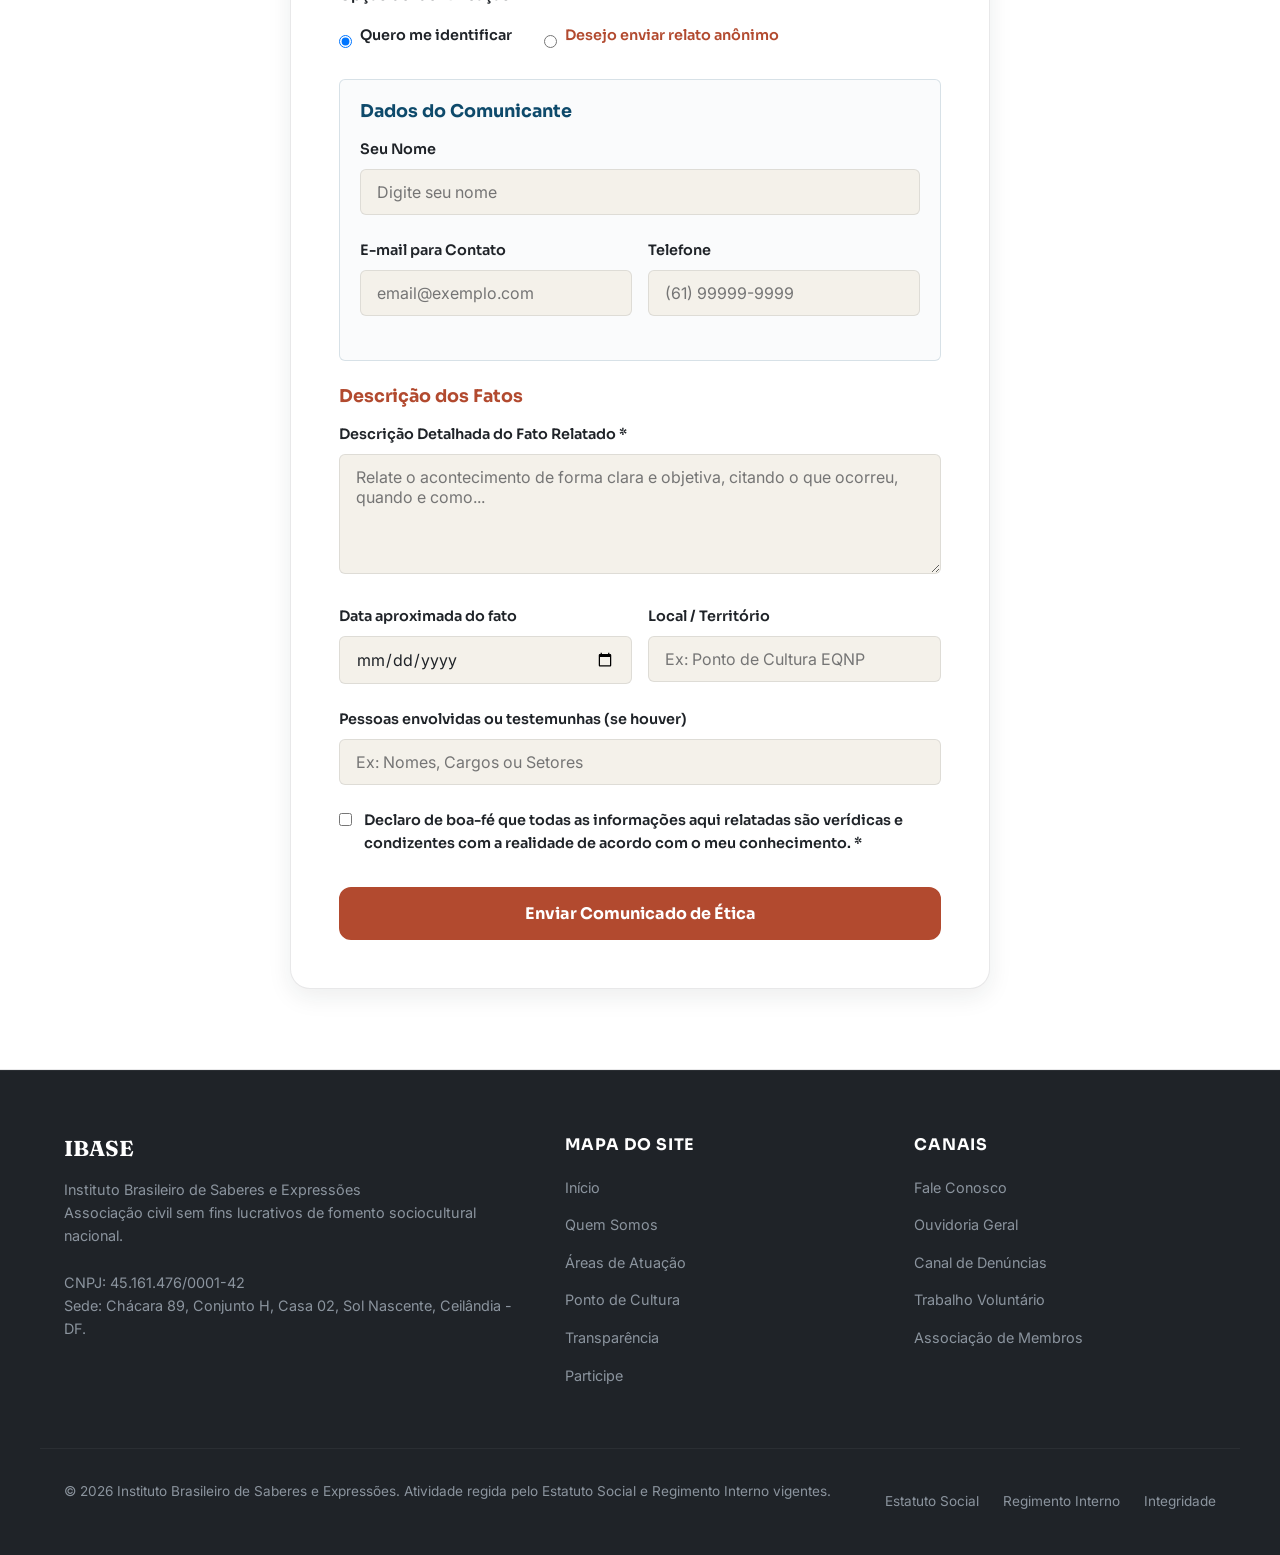
<file: contato.html>
﻿<!DOCTYPE html>
<html lang="pt-BR">
<head>
    <!-- Google tag (gtag.js) -->
    <script async src="https://www.googletagmanager.com/gtag/js?id=G-KM2JN2SDC1"></script>
    <script>
      window.dataLayer = window.dataLayer || [];
      function gtag(){dataLayer.push(arguments);}
      gtag('js', new Date());

      gtag('config', 'G-KM2JN2SDC1');
    </script>

    <meta charset="UTF-8">
    <meta name="viewport" content="width=device-width, initial-scale=1.0">
    <title>Contato e Ouvidoria | IBASE</title>
    
    <!-- SEO Meta Tags -->
    <meta name="description" content="Fale com o IBASE. Acesse nossos canais de atendimento geral, Ouvidoria e o Canal de Denúncias e Integridade gerido pelo Comitê de Ética.">
    <meta name="keywords" content="Contato IBASE, Ouvidoria IBASE, Canal de Denúncias ONG, Denúncia Anônima, Comitê de Ética, Ceilândia, Brasília">
    <meta name="author" content="Instituto Brasileiro de Saberes e Expressões">
    
    <!-- Open Graph / Facebook -->
    <meta property="og:type" content="website">
    <meta property="og:url" content="https://saberexpressoes.org/contato.html">
    <meta property="og:title" content="Contato e Ouvidoria | IBASE">
    <meta property="og:description" content="Fale com o IBASE. Acesse nossos canais de atendimento geral, Ouvidoria e o Canal de Denúncias e Integridade gerido pelo Comitê de Ética.">
    <meta property="og:image" content="https://saberexpressoes.org/img/logo_page_7.png">
    
    <link rel="canonical" href="https://saberexpressoes.org/contato.html">
    
    <!-- Stylesheets -->
    <link rel="stylesheet" href="css/style.css">
</head>
<body>
    <!-- Link de Acessibilidade -->
    <a href="#content" class="skip-link">
        Pular para o conteúdo principal
    </a>

    <!-- Cabeçalho Principal -->
    <header class="header-wrapper">
        <div class="container header-container">
            <a href="index.html" class="logo-link" aria-label="IBASE - Página Inicial">
                <img src="img/logo_page_7.png" alt="Logotipo do Instituto Brasileiro de Saberes e Expressões" class="logo-img">
            </a>
            
            <button class="mobile-toggle" aria-label="Abrir menu de navegação" aria-expanded="false" aria-controls="primary-nav">
                <span></span>
                <span></span>
                <span></span>
            </button>
            
            <nav id="primary-nav" aria-label="Navegação Principal">
                <ul class="nav-menu">
                    <li><a href="index.html" class="nav-link">Início</a></li>
                    <li><a href="quem-somos.html" class="nav-link">Quem Somos</a></li>
                    <li><a href="areas-atuacao.html" class="nav-link">Áreas de Atuação</a></li>
                    <li><a href="ponto-cultura.html" class="nav-link">Ponto de Cultura</a></li>
                    <li><a href="transparencia.html" class="nav-link">Transparência</a></li>
                    <li><a href="participe.html" class="nav-link">Participe</a></li>
                    <li><a href="contato.html" class="nav-link active" aria-current="page">Contato & Ouvidoria</a></li>
                    <li><a href="participe.html#apoie-direto" class="nav-link nav-btn nav-btn-accent">Apoie o IBASE</a></li>
                </ul>
            </nav>
        </div>
    </header>

    <!-- Conteúdo Principal -->
    <main id="content">
        
        <!-- Cabeçalho da Página -->
        <section class="section section-bg-white page-header-section" aria-label="Fale Conosco">
            <div class="container">
                <div class="section-header">
                    <h1>Canais de Contato</h1>
                    <p class="section-subtitle">Fale com nossa assessoria, envie suas dúvidas, ou registre manifestações formais em nossa Ouvidoria e Canal de Integridade.</p>
                </div>
            </div>
        </section>

        <!-- Informações de Contato e Form Geral -->
        <section class="section pt-0" aria-label="Informações e Contato Geral">
            <div class="container contact-grid">
                
                <!-- Informações e Endereços -->
                <div class="contact-info">
                    <h2>Contatos Oficiais</h2>
                    <ul class="contact-list">
                        <li class="contact-item">
                            <span class="contact-icon" aria-hidden="true">✉️</span>
                            <div>
                                <strong>E-mail Principal:</strong><br>
                                <a href="mailto:contato@saberexpressoes.org">contato@saberexpressoes.org</a>
                            </div>
                        </li>
                        <li class="contact-item">
                            <span class="contact-icon" aria-hidden="true">📞</span>
                            <div>
                                <strong>Telefone / WhatsApp:</strong><br>
                                <a href="tel:+5561999631444">(61) 99963-1444</a>
                            </div>
                        </li>
                        <li class="contact-item">
                        <span class="contact-icon" aria-hidden="true">🏢</span>
                        <div>
                            <strong>Sede Administrativa:</strong><br>
                            Chácara 89, Conjunto H, Casa 02, Sol Nascente, Ceilândia - DF, CEP: 72.236-800.
                        </div>
                    </li>
                    <li class="contact-item">
                        <span class="contact-icon" aria-hidden="true">🎪</span>
                        <div>
                            <strong>Ponto de Cultura Filhos do Quilombo:</strong><br>
                            EQNP 1/5 P Norte - Bloco E - Ceilândia - DF.<br>
                            <span class="font-sm text-muted">(Área pública aberta cuidada junto com a comunidade, sem estrutura física fixa)</span>
                        </div>
                    </li>
                    </ul>
                    
                    <h2>Ouvidoria Geral</h2>
                    <p>
                        A Ouvidoria é o canal para sugestões, reclamações sobre o atendimento, elogios a projetos ou pedidos de informação de interesse coletivo. Todas as mensagens enviadas pelo formulário ao lado são triadas em até 5 dias úteis.
                    </p>
                </div>
                
                <!-- Formulário de Contato Geral -->
                <div class="form-container form-container-full">
                    <div id="feedback-contato" class="form-feedback" tabindex="-1" aria-live="polite"></div>
                    
                    <form id="form-contato" data-feedback="feedback-contato">
                        <div class="form-group">
                            <label for="contact-name">Seu Nome *</label>
                            <input type="text" id="contact-name" name="name" class="form-control" required autocomplete="name" placeholder="Ex: Maria de Souza">
                        </div>
                        
                        <div class="form-group">
                            <label for="contact-email">Endereço de E-mail *</label>
                            <input type="email" id="contact-email" name="email" class="form-control" required autocomplete="email" placeholder="exemplo@email.com">
                        </div>
                        
                        <div class="form-group">
                            <label for="contact-subject">Assunto *</label>
                            <select id="contact-subject" name="subject" class="form-control" required>
                                <option value="">Selecione o assunto...</option>
                                <option value="duvida">Dúvidas sobre Projetos</option>
                                <option value="sugestao">Sugestões e Elogios</option>
                                <option value="apoio">Parcerias e Apoio</option>
                                <option value="outro">Outro assunto</option>
                            </select>
                        </div>
                        
                        <div class="form-group">
                            <label for="contact-message">Sua Mensagem *</label>
                            <textarea id="contact-message" name="message" class="form-control" required placeholder="Digite o conteúdo da sua mensagem aqui..."></textarea>
                        </div>
                        
                        <button type="submit" class="btn btn-primary w-100">Enviar Mensagem</button>
                    </form>
                </div>
            </div>
        </section>

        <!-- Canal de Denúncias e Integridade -->
        <section class="section section-bg-white" id="denuncia" aria-label="Canal de Integridade e Denúncia">
            <div class="container">
                <div class="section-header">
                    <h2>Canal de Denúncias & Integridade</h2>
                    <p class="section-subtitle">Espaço seguro para comunicação de violações de ética, desvios de recursos, conflito de interesses ou descumprimento estatutário.</p>
                </div>
                
                <div class="section-intro">
                    <p>
                        O Canal de Denúncias é gerido com total independência pelo <strong>Comitê de Ética do IBASE</strong>. Garantimos o sigilo absoluto das informações, a confidencialidade do relato e medidas protetivas que impedem qualquer tipo de retaliação a informantes de boa-fé, em conformidade com as melhores práticas de governança do Terceiro Setor.
                    </p>
                    <p class="color-terracotta mt-1rem">
                        <strong>Você pode optar por realizar uma denúncia identificada ou anônima.</strong>
                    </p>
                </div>
                
                <div class="form-container form-container-lg">
                    <div id="feedback-denuncia" class="form-feedback" tabindex="-1" aria-live="polite"></div>
                    
                    <form id="form-denuncia" data-feedback="feedback-denuncia">
                        <div class="form-group">
                            <label class="mb-1rem">Opção de Identificação *</label>
                            <div class="flex-wrap-gap-2">
                                <div class="form-check form-check-center">
                                    <input type="radio" id="den-anonymous-false" name="anonymous" value="false" checked onclick="document.getElementById('whistleblower-fields').style.display='block'">
                                    <label for="den-anonymous-false">Quero me identificar</label>
                                </div>
                                <div class="form-check form-check-center">
                                    <input type="radio" id="den-anonymous-true" name="anonymous" value="true" onclick="document.getElementById('whistleblower-fields').style.display='none'">
                                    <label for="den-anonymous-true" class="color-terracotta">Desejo enviar relato anônimo</label>
                                </div>
                            </div>
                        </div>
                        
                        <!-- Campos Condicionais do Denunciante -->
                        <div id="whistleblower-fields" class="whistleblower-box">
                            <h3 class="color-blue-petrol mb-1rem">Dados do Comunicante</h3>
                            <div class="form-group">
                                <label for="den-name">Seu Nome</label>
                                <input type="text" id="den-name" name="den_name" class="form-control" autocomplete="name" placeholder="Digite seu nome">
                            </div>
                            <div class="form-group form-group-half">
                                <div>
                                    <label for="den-email">E-mail para Contato</label>
                                    <input type="email" id="den-email" name="den_email" class="form-control" autocomplete="email" placeholder="email@exemplo.com">
                                </div>
                                <div>
                                    <label for="den-phone">Telefone</label>
                                    <input type="tel" id="den-phone" name="den_phone" class="form-control" autocomplete="tel" placeholder="(61) 99999-9999">
                                </div>
                            </div>
                        </div>
                        
                        <!-- Corpo do Relato -->
                        <h3 class="color-terracotta mb-1rem">Descrição dos Fatos</h3>
                        
                        <div class="form-group">
                            <label for="den-report">Descrição Detalhada do Fato Relatado *</label>
                            <textarea id="den-report" name="report" class="form-control" required placeholder="Relate o acontecimento de forma clara e objetiva, citando o que ocorreu, quando e como..."></textarea>
                        </div>
                        
                        <div class="form-group form-group-half">
                            <div>
                                <label for="den-date">Data aproximada do fato</label>
                                <input type="date" id="den-date" name="den_date" class="form-control">
                            </div>
                            <div>
                                <label for="den-local">Local / Território</label>
                                <input type="text" id="den-local" name="den_local" class="form-control" placeholder="Ex: Ponto de Cultura EQNP">
                            </div>
                        </div>
                        
                        <div class="form-group">
                            <label for="den-people">Pessoas envolvidas ou testemunhas (se houver)</label>
                            <input type="text" id="den-people" name="den_people" class="form-control" placeholder="Ex: Nomes, Cargos ou Setores">
                        </div>
                        
                        <div class="form-group">
                            <div class="form-check">
                                <input type="checkbox" id="den-integrity" name="integrity" class="consent-checkbox" required>
                                <label for="den-integrity">Declaro de boa-fé que todas as informações aqui relatadas são verídicas e condizentes com a realidade de acordo com o meu conhecimento. *</label>
                            </div>
                        </div>
                        
                        <button type="submit" class="btn btn-primary btn-terracotta w-100">Enviar Comunicado de Ética</button>
                    </form>
                </div>
            </div>
        </section>

    </main>

    <!-- Rodapé -->
    <footer class="footer-wrapper">
        <div class="container footer-grid">
            <div class="footer-brand">
                <h3>IBASE</h3>
                <p class="footer-text-spacing">
                    Instituto Brasileiro de Saberes e Expressões<br>
                    Associação civil sem fins lucrativos de fomento sociocultural nacional.
                </p>
                <p class="footer-meta-text">
                    CNPJ: 45.161.476/0001-42<br>
                    Sede: Chácara 89, Conjunto H, Casa 02, Sol Nascente, Ceilândia - DF.
                </p>
            </div>
            
            <div class="footer-links">
                <h4>Mapa do Site</h4>
                <ul>
                    <li><a href="index.html">Início</a></li>
                    <li><a href="quem-somos.html">Quem Somos</a></li>
                    <li><a href="areas-atuacao.html">Áreas de Atuação</a></li>
                    <li><a href="ponto-cultura.html">Ponto de Cultura</a></li>
                    <li><a href="transparencia.html">Transparência</a></li>
                    <li><a href="participe.html">Participe</a></li>
                </ul>
            </div>
            
            <div class="footer-links">
                <h4>Canais</h4>
                <ul>
                    <li><a href="contato.html">Fale Conosco</a></li>
                    <li><a href="contato.html#ouvidoria">Ouvidoria Geral</a></li>
                    <li><a href="contato.html#denuncia">Canal de Denúncias</a></li>
                    <li><a href="participe.html#voluntario">Trabalho Voluntário</a></li>
                    <li><a href="participe.html#associado">Associação de Membros</a></li>
                </ul>
            </div>
        </div>
        
        <div class="container footer-bottom">
            <p>&copy; 2026 Instituto Brasileiro de Saberes e Expressões. Atividade regida pelo Estatuto Social e Regimento Interno vigentes.</p>
            <div class="footer-bottom-links">
                <a href="transparencia.html#estatuto">Estatuto Social</a>
                <a href="transparencia.html#regimento">Regimento Interno</a>
                <a href="contato.html#denuncia">Integridade</a>
            </div>
        </div>
    </footer>

    <!-- Painel de Acessibilidade Flutuante -->
    <section class="accessibility-bar" aria-label="Painel de Acessibilidade">
        <button id="btn-contrast" class="accessibility-btn" title="Alternar Alto Contraste" aria-label="Alternar Alto Contraste">◐</button>
        <button id="btn-text-plus" class="accessibility-btn" title="Aumentar Fonte" aria-label="Aumentar tamanho do texto">A+</button>
        <button id="btn-text-minus" class="accessibility-btn" title="Diminuir Fonte" aria-label="Diminuir tamanho do texto">A-</button>
        <button id="btn-reset" class="accessibility-btn" title="Redefinir Acessibilidade" aria-label="Redefinir para configurações padrão">↺</button>
    </section>

    <!-- Elemento para anúncios do leitor de tela -->
    <div id="accessibility-announcer" class="sr-only" aria-live="polite"></div>

    <!-- Scripts -->
    <script src="js/main.js"></script>
</body>
</html>
</file>
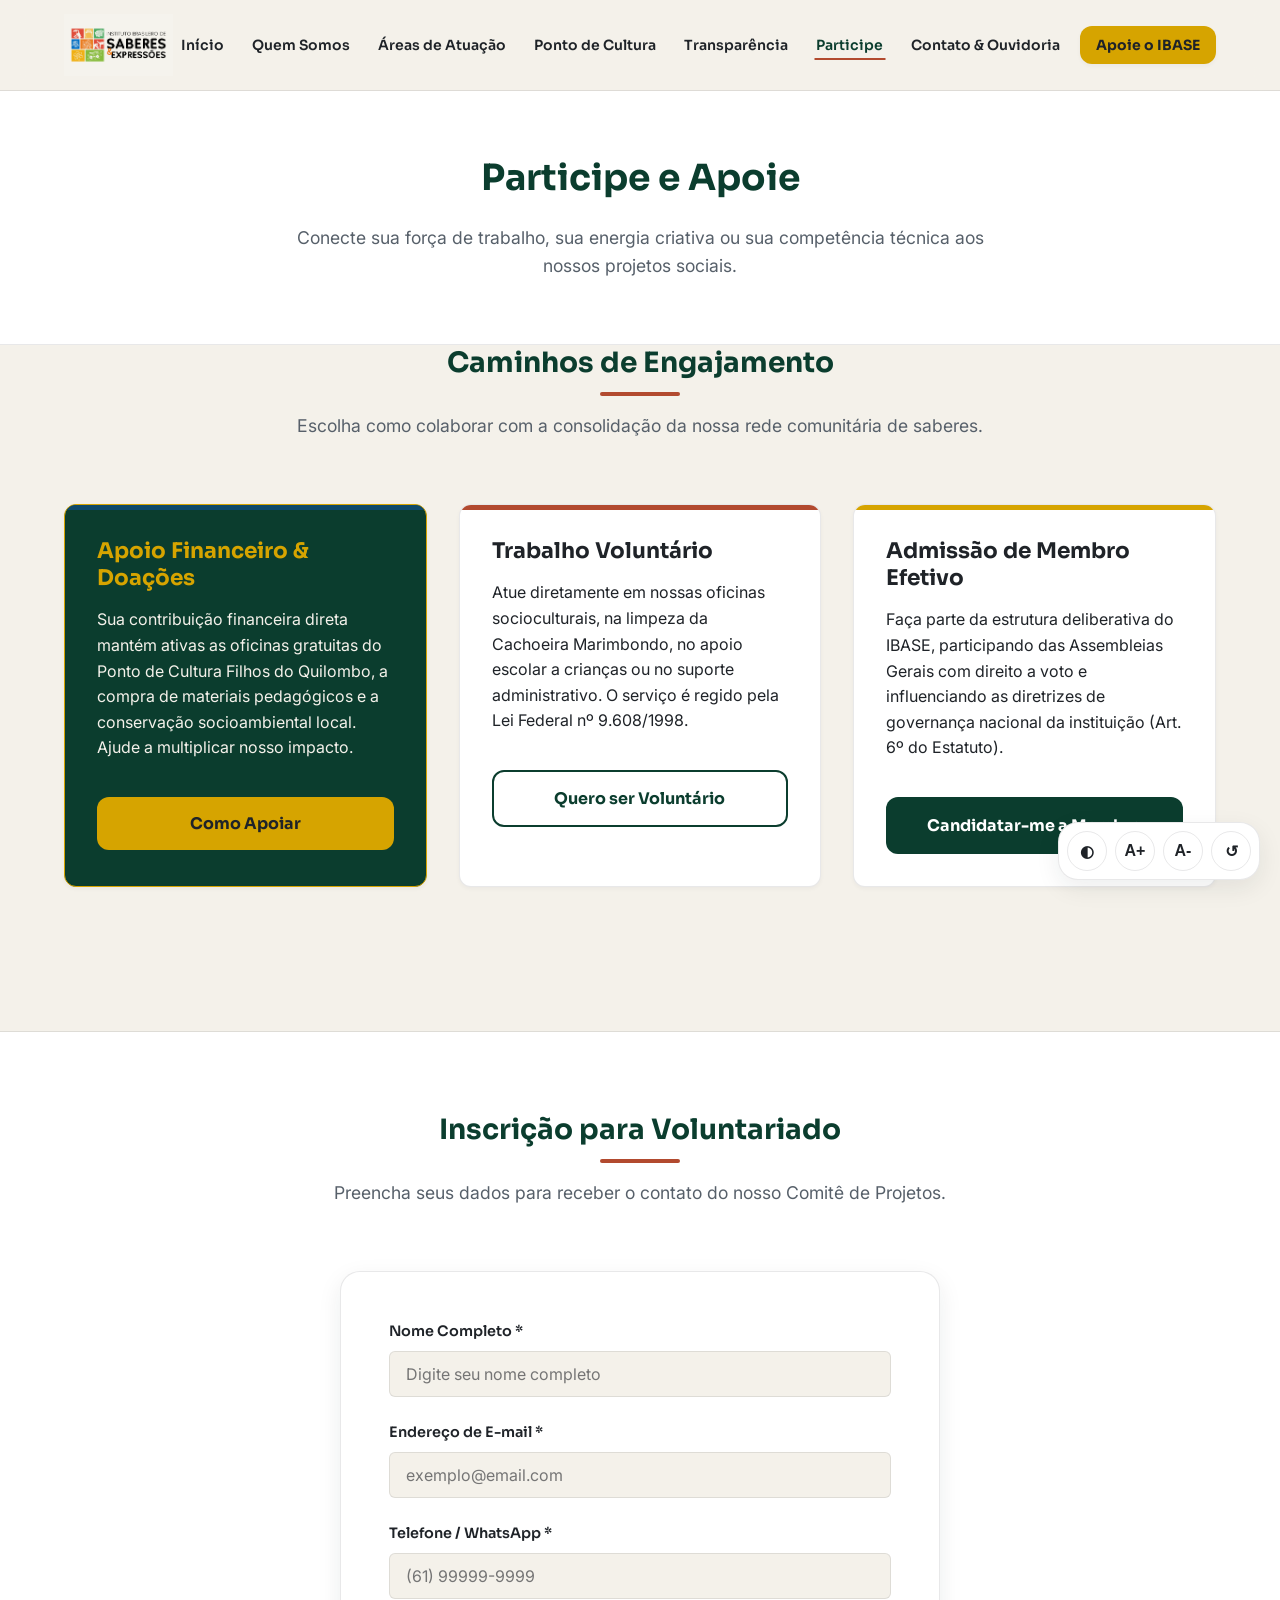
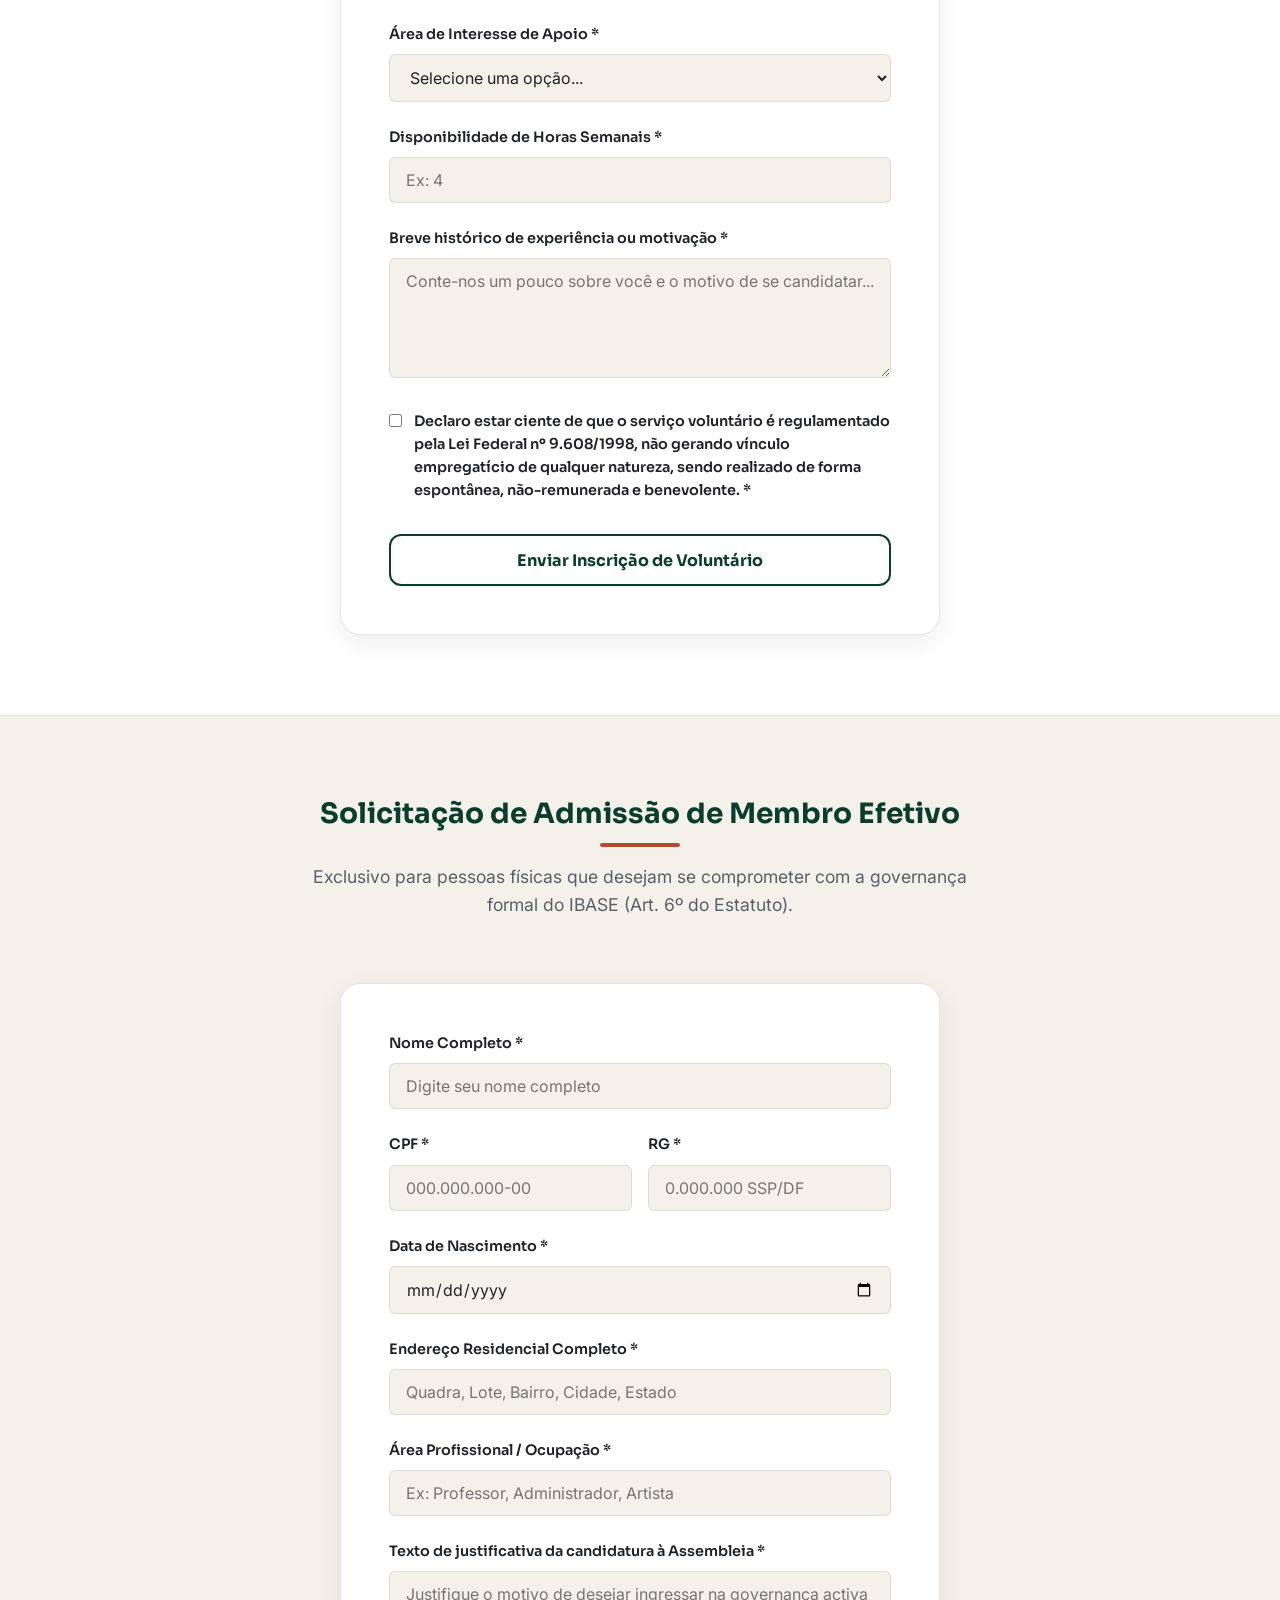
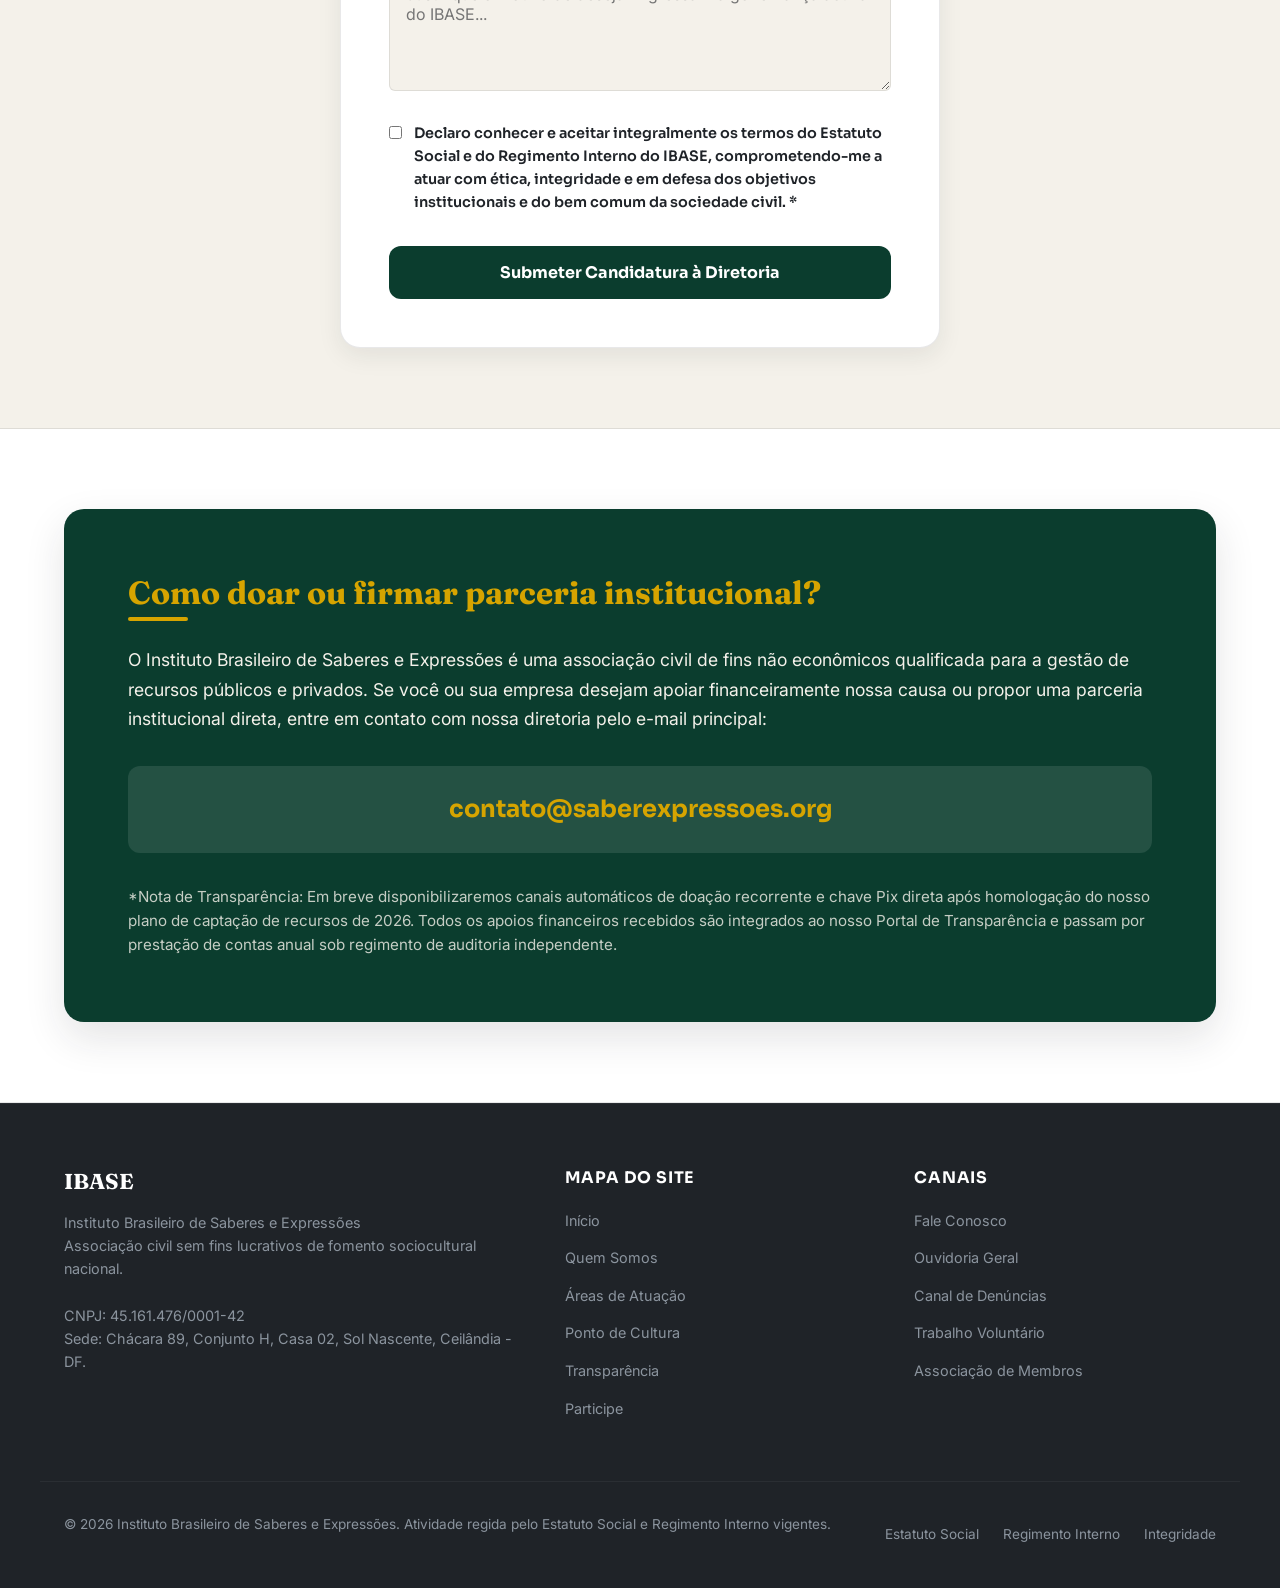
<file: participe.html>
﻿<!DOCTYPE html>
<html lang="pt-BR">
<head>
    <!-- Google tag (gtag.js) -->
    <script async src="https://www.googletagmanager.com/gtag/js?id=G-KM2JN2SDC1"></script>
    <script>
      window.dataLayer = window.dataLayer || [];
      function gtag(){dataLayer.push(arguments);}
      gtag('js', new Date());

      gtag('config', 'G-KM2JN2SDC1');
    </script>

    <meta charset="UTF-8">
    <meta name="viewport" content="width=device-width, initial-scale=1.0">
    <title>Participe e Apoie | IBASE</title>
    
    <!-- SEO Meta Tags -->
    <meta name="description" content="Saiba como apoiar o IBASE. Inscreva-se como voluntário social ou solicite sua admissão como membro efetivo da associação civil.">
    <meta name="keywords" content="Voluntariado Brasília, Trabalhar em ONG, Membro Efetivo IBASE, Apoiar Ponto de Cultura, Lei do Voluntariado 9608, Ceilândia">
    <meta name="author" content="Instituto Brasileiro de Saberes e Expressões">
    
    <!-- Open Graph / Facebook -->
    <meta property="og:type" content="website">
    <meta property="og:url" content="https://saberexpressoes.org/participe.html">
    <meta property="og:title" content="Participe e Apoie | IBASE">
    <meta property="og:description" content="Saiba como apoiar o IBASE. Inscreva-se como voluntário social ou solicite sua admissão como membro efetivo da associação civil.">
    <meta property="og:image" content="https://saberexpressoes.org/img/logo_page_7.png">
    
    <link rel="canonical" href="https://saberexpressoes.org/participe.html">
    
    <!-- Stylesheets -->
    <link rel="stylesheet" href="css/style.css">
</head>
<body>
    <!-- Link de Acessibilidade -->
    <a href="#content" class="skip-link">
        Pular para o conteúdo principal
    </a>

    <!-- Cabeçalho Principal -->
    <header class="header-wrapper">
        <div class="container header-container">
            <a href="index.html" class="logo-link" aria-label="IBASE - Página Inicial">
                <img src="img/logo_page_7.png" alt="Logotipo do Instituto Brasileiro de Saberes e Expressões" class="logo-img">
            </a>
            
            <button class="mobile-toggle" aria-label="Abrir menu de navegação" aria-expanded="false" aria-controls="primary-nav">
                <span></span>
                <span></span>
                <span></span>
            </button>
            
            <nav id="primary-nav" aria-label="Navegação Principal">
                <ul class="nav-menu">
                    <li><a href="index.html" class="nav-link">Início</a></li>
                    <li><a href="quem-somos.html" class="nav-link">Quem Somos</a></li>
                    <li><a href="areas-atuacao.html" class="nav-link">Áreas de Atuação</a></li>
                    <li><a href="ponto-cultura.html" class="nav-link">Ponto de Cultura</a></li>
                    <li><a href="transparencia.html" class="nav-link">Transparência</a></li>
                    <li><a href="participe.html" class="nav-link active" aria-current="page">Participe</a></li>
                    <li><a href="contato.html" class="nav-link">Contato & Ouvidoria</a></li>
                    <li><a href="participe.html#apoie-direto" class="nav-link nav-btn nav-btn-accent">Apoie o IBASE</a></li>
                </ul>
            </nav>
        </div>
    </header>

    <!-- Conteúdo Principal -->
    <main id="content">
        
        <!-- Cabeçalho da Página -->
        <section class="section section-bg-white page-header-section" aria-label="Participe e Colabore">
            <div class="container">
                <div class="section-header">
                    <h1>Participe e Apoie</h1>
                    <p class="section-subtitle">Conecte sua força de trabalho, sua energia criativa ou sua competência técnica aos nossos projetos sociais.</p>
                </div>
            </div>
        </section>

        <!-- Informações Gerais de Apoio -->
        <section class="section pt-0" aria-label="Caminhos de Engajamento">
            <div class="container">
                <div class="section-header">
                    <h2>Caminhos de Engajamento</h2>
                    <p class="section-subtitle">Escolha como colaborar com a consolidação da nossa rede comunitária de saberes.</p>
                </div>
                <div class="cards-grid margin-bottom-lg">
                    <div class="card participe-card participe-card-accent">
                        <h3 class="color-yellow-cerrado">Apoio Financeiro & Doações</h3>
                        <p>Sua contribuição financeira direta mantém ativas as oficinas gratuitas do Ponto de Cultura Filhos do Quilombo, a compra de materiais pedagógicos e a conservação socioambiental local. Ajude a multiplicar nosso impacto.</p>
                        <a href="#apoie-direto" class="btn btn-primary card-btn btn-accent">Como Apoiar</a>
                    </div>

                    <div class="card participe-card">
                        <h3>Trabalho Voluntário</h3>
                        <p>Atue diretamente em nossas oficinas socioculturais, na limpeza da Cachoeira Marimbondo, no apoio escolar a crianças ou no suporte administrativo. O serviço é regido pela Lei Federal nº 9.608/1998.</p>
                        <a href="#voluntario" class="btn btn-secondary card-btn">Quero ser Voluntário</a>
                    </div>
                    
                    <div class="card participe-card">
                        <h3>Admissão de Membro Efetivo</h3>
                        <p>Faça parte da estrutura deliberativa do IBASE, participando das Assembleias Gerais com direito a voto e influenciando as diretrizes de governança nacional da instituição (Art. 6º do Estatuto).</p>
                        <a href="#associado" class="btn btn-primary card-btn">Candidatar-me a Membro</a>
                    </div>
                </div>
            </div>
        </section>

        <!-- Form 1: Trabalho Voluntário -->
        <section class="section section-bg-white" id="voluntario" aria-label="Formulário de Trabalho Voluntário">
            <div class="container">
                <div class="section-header">
                    <h2>Inscrição para Voluntariado</h2>
                    <p class="section-subtitle">Preencha seus dados para receber o contato do nosso Comitê de Projetos.</p>
                </div>
                
                <div class="form-container">
                    <!-- Bloco de Feedback Acessível -->
                    <div id="feedback-voluntario" class="form-feedback" tabindex="-1" aria-live="polite"></div>
                    
                    <form id="form-voluntario" data-feedback="feedback-voluntario">
                        <div class="form-group">
                            <label for="vol-name">Nome Completo *</label>
                            <input type="text" id="vol-name" name="name" class="form-control" required autocomplete="name" placeholder="Digite seu nome completo">
                        </div>
                        
                        <div class="form-group">
                            <label for="vol-email">Endereço de E-mail *</label>
                            <input type="email" id="vol-email" name="email" class="form-control" required autocomplete="email" placeholder="exemplo@email.com">
                        </div>
                        
                        <div class="form-group">
                            <label for="vol-phone">Telefone / WhatsApp *</label>
                            <input type="tel" id="vol-phone" name="phone" class="form-control" required autocomplete="tel" placeholder="(61) 99999-9999">
                        </div>
                        
                        <div class="form-group">
                            <label for="vol-area">Área de Interesse de Apoio *</label>
                            <select id="vol-area" name="area" class="form-control" required>
                                <option value="">Selecione uma opção...</option>
                                <option value="capoeira-esporte">Aulas de Capoeira e Iniciação Esportiva</option>
                                <option value="educacao-tecnologia">Aulas de Informática, Reforço e Ciência</option>
                                <option value="arte-cultura">Oficinas de Hip Hop, Teatro e Artesanato</option>
                                <option value="ecologia-meioambiente">Limpeza da Cachoeira Marimbondo e Ecologia</option>
                                <option value="social-acolhimento">Apoio a Famílias e Doações de Alimentos</option>
                                <option value="gestao-administrativo">Administrativo, Jurídico e Comunicação</option>
                            </select>
                        </div>
                        
                        <div class="form-group">
                            <label for="vol-hours">Disponibilidade de Horas Semanais *</label>
                            <input type="number" id="vol-hours" name="hours" class="form-control" required min="1" max="44" placeholder="Ex: 4">
                        </div>
                        
                        <div class="form-group">
                            <label for="vol-experience">Breve histórico de experiência ou motivação *</label>
                            <textarea id="vol-experience" name="experience" class="form-control" required placeholder="Conte-nos um pouco sobre você e o motivo de se candidatar..."></textarea>
                        </div>
                        
                        <div class="form-group">
                            <div class="form-check">
                                <input type="checkbox" id="vol-terms" name="terms" class="consent-checkbox" required>
                                <label for="vol-terms">Declaro estar ciente de que o serviço voluntário é regulamentado pela Lei Federal nº 9.608/1998, não gerando vínculo empregatício de qualquer natureza, sendo realizado de forma espontânea, não-remunerada e benevolente. *</label>
                            </div>
                        </div>
                        
                        <button type="submit" class="btn btn-secondary w-100">Enviar Inscrição de Voluntário</button>
                    </form>
                </div>
            </div>
        </section>

        <!-- Form 2: Admissão de Membros Efetivos -->
        <section class="section" id="associado" aria-label="Formulário de Candidatura a Membro Efetivo">
            <div class="container">
                <div class="section-header">
                    <h2>Solicitação de Admissão de Membro Efetivo</h2>
                    <p class="section-subtitle">Exclusivo para pessoas físicas que desejam se comprometer com a governança formal do IBASE (Art. 6º do Estatuto).</p>
                </div>
                
                <div class="form-container">
                    <!-- Bloco de Feedback Acessível -->
                    <div id="feedback-associado" class="form-feedback" tabindex="-1" aria-live="polite"></div>
                    
                    <form id="form-associado" data-feedback="feedback-associado">
                        <div class="form-group">
                            <label for="member-name">Nome Completo *</label>
                            <input type="text" id="member-name" name="name" class="form-control" required autocomplete="name" placeholder="Digite seu nome completo">
                        </div>
                        
                        <div class="form-group form-group-half">
                            <div>
                                <label for="member-cpf">CPF *</label>
                                <input type="text" id="member-cpf" name="cpf" class="form-control" required placeholder="000.000.000-00">
                            </div>
                            <div>
                                <label for="member-rg">RG *</label>
                                <input type="text" id="member-rg" name="rg" class="form-control" required placeholder="0.000.000 SSP/DF">
                            </div>
                        </div>
                        
                        <div class="form-group">
                            <label for="member-birth">Data de Nascimento *</label>
                            <input type="date" id="member-birth" name="birth" class="form-control" required autocomplete="bday">
                        </div>
                        
                        <div class="form-group">
                            <label for="member-address">Endereço Residencial Completo *</label>
                            <input type="text" id="member-address" name="address" class="form-control" required autocomplete="street-address" placeholder="Quadra, Lote, Bairro, Cidade, Estado">
                        </div>
                        
                        <div class="form-group">
                            <label for="member-profession">Área Profissional / Ocupação *</label>
                            <input type="text" id="member-profession" name="profession" class="form-control" required placeholder="Ex: Professor, Administrador, Artista">
                        </div>
                        
                        <div class="form-group">
                            <label for="member-motivation">Texto de justificativa da candidatura à Assembleia *</label>
                            <textarea id="member-motivation" name="motivation" class="form-control" required placeholder="Justifique o motivo de desejar ingressar na governança activa do IBASE..."></textarea>
                        </div>
                        
                        <div class="form-group">
                            <div class="form-check">
                                <input type="checkbox" id="member-statute" name="statute" class="consent-checkbox" required>
                                <label for="member-statute">Declaro conhecer e aceitar integralmente os termos do Estatuto Social e do Regimento Interno do IBASE, comprometendo-me a atuar com ética, integridade e em defesa dos objetivos institucionais e do bem comum da sociedade civil. *</label>
                            </div>
                        </div>
                        
                        <button type="submit" class="btn btn-primary w-100">Submeter Candidatura à Diretoria</button>
                    </form>
                </div>
            </div>
        </section>

        <!-- Seção Apoie Direto -->
        <section class="section section-bg-white" id="apoie-direto" aria-label="Instruções de Apoio Financeiro">
            <div class="container">
                <div class="manifesto-box">
                    <h2 class="donation-title">Como doar ou firmar parceria institucional?</h2>
                    <p class="donation-intro">
                        O Instituto Brasileiro de Saberes e Expressões é uma associação civil de fins não econômicos qualificada para a gestão de recursos públicos e privados. Se você ou sua empresa desejam apoiar financeiramente nossa causa ou propor uma parceria institucional direta, entre em contato com nossa diretoria pelo e-mail principal:
                    </p>
                    <div class="donation-email-box">
                        <span class="donation-email-text">contato@saberexpressoes.org</span>
                    </div>
                    <p class="donation-note">
                        *Nota de Transparência: Em breve disponibilizaremos canais automáticos de doação recorrente e chave Pix direta após homologação do nosso plano de captação de recursos de 2026. Todos os apoios financeiros recebidos são integrados ao nosso Portal de Transparência e passam por prestação de contas anual sob regimento de auditoria independente.
                    </p>
                </div>
            </div>
        </section>

    </main>

    <!-- Rodapé -->
    <footer class="footer-wrapper">
        <div class="container footer-grid">
            <div class="footer-brand">
                <h3>IBASE</h3>
                <p class="footer-text-spacing">
                    Instituto Brasileiro de Saberes e Expressões<br>
                    Associação civil sem fins lucrativos de fomento sociocultural nacional.
                </p>
                <p class="footer-meta-text">
                    CNPJ: 45.161.476/0001-42<br>
                    Sede: Chácara 89, Conjunto H, Casa 02, Sol Nascente, Ceilândia - DF.
                </p>
            </div>
            
            <div class="footer-links">
                <h4>Mapa do Site</h4>
                <ul>
                    <li><a href="index.html">Início</a></li>
                    <li><a href="quem-somos.html">Quem Somos</a></li>
                    <li><a href="areas-atuacao.html">Áreas de Atuação</a></li>
                    <li><a href="ponto-cultura.html">Ponto de Cultura</a></li>
                    <li><a href="transparencia.html">Transparência</a></li>
                    <li><a href="participe.html">Participe</a></li>
                </ul>
            </div>
            
            <div class="footer-links">
                <h4>Canais</h4>
                <ul>
                    <li><a href="contato.html">Fale Conosco</a></li>
                    <li><a href="contato.html#ouvidoria">Ouvidoria Geral</a></li>
                    <li><a href="contato.html#denuncia">Canal de Denúncias</a></li>
                    <li><a href="participe.html#voluntario">Trabalho Voluntário</a></li>
                    <li><a href="participe.html#associado">Associação de Membros</a></li>
                </ul>
            </div>
        </div>
        
        <div class="container footer-bottom">
            <p>&copy; 2026 Instituto Brasileiro de Saberes e Expressões. Atividade regida pelo Estatuto Social e Regimento Interno vigentes.</p>
            <div class="footer-bottom-links">
                <a href="transparencia.html#estatuto">Estatuto Social</a>
                <a href="transparencia.html#regimento">Regimento Interno</a>
                <a href="contato.html#denuncia">Integridade</a>
            </div>
        </div>
    </footer>

    <!-- Painel de Acessibilidade Flutuante -->
    <section class="accessibility-bar" aria-label="Painel de Acessibilidade">
        <button id="btn-contrast" class="accessibility-btn" title="Alternar Alto Contraste" aria-label="Alternar Alto Contraste">◐</button>
        <button id="btn-text-plus" class="accessibility-btn" title="Aumentar Fonte" aria-label="Aumentar tamanho do texto">A+</button>
        <button id="btn-text-minus" class="accessibility-btn" title="Diminuir Fonte" aria-label="Diminuir tamanho do texto">A-</button>
        <button id="btn-reset" class="accessibility-btn" title="Redefinir Acessibilidade" aria-label="Redefinir para configurações padrão">↺</button>
    </section>

    <!-- Elemento para anúncios do leitor de tela -->
    <div id="accessibility-announcer" class="sr-only" aria-live="polite"></div>

    <!-- Scripts -->
    <script src="js/main.js"></script>
</body>
</html>
</file>
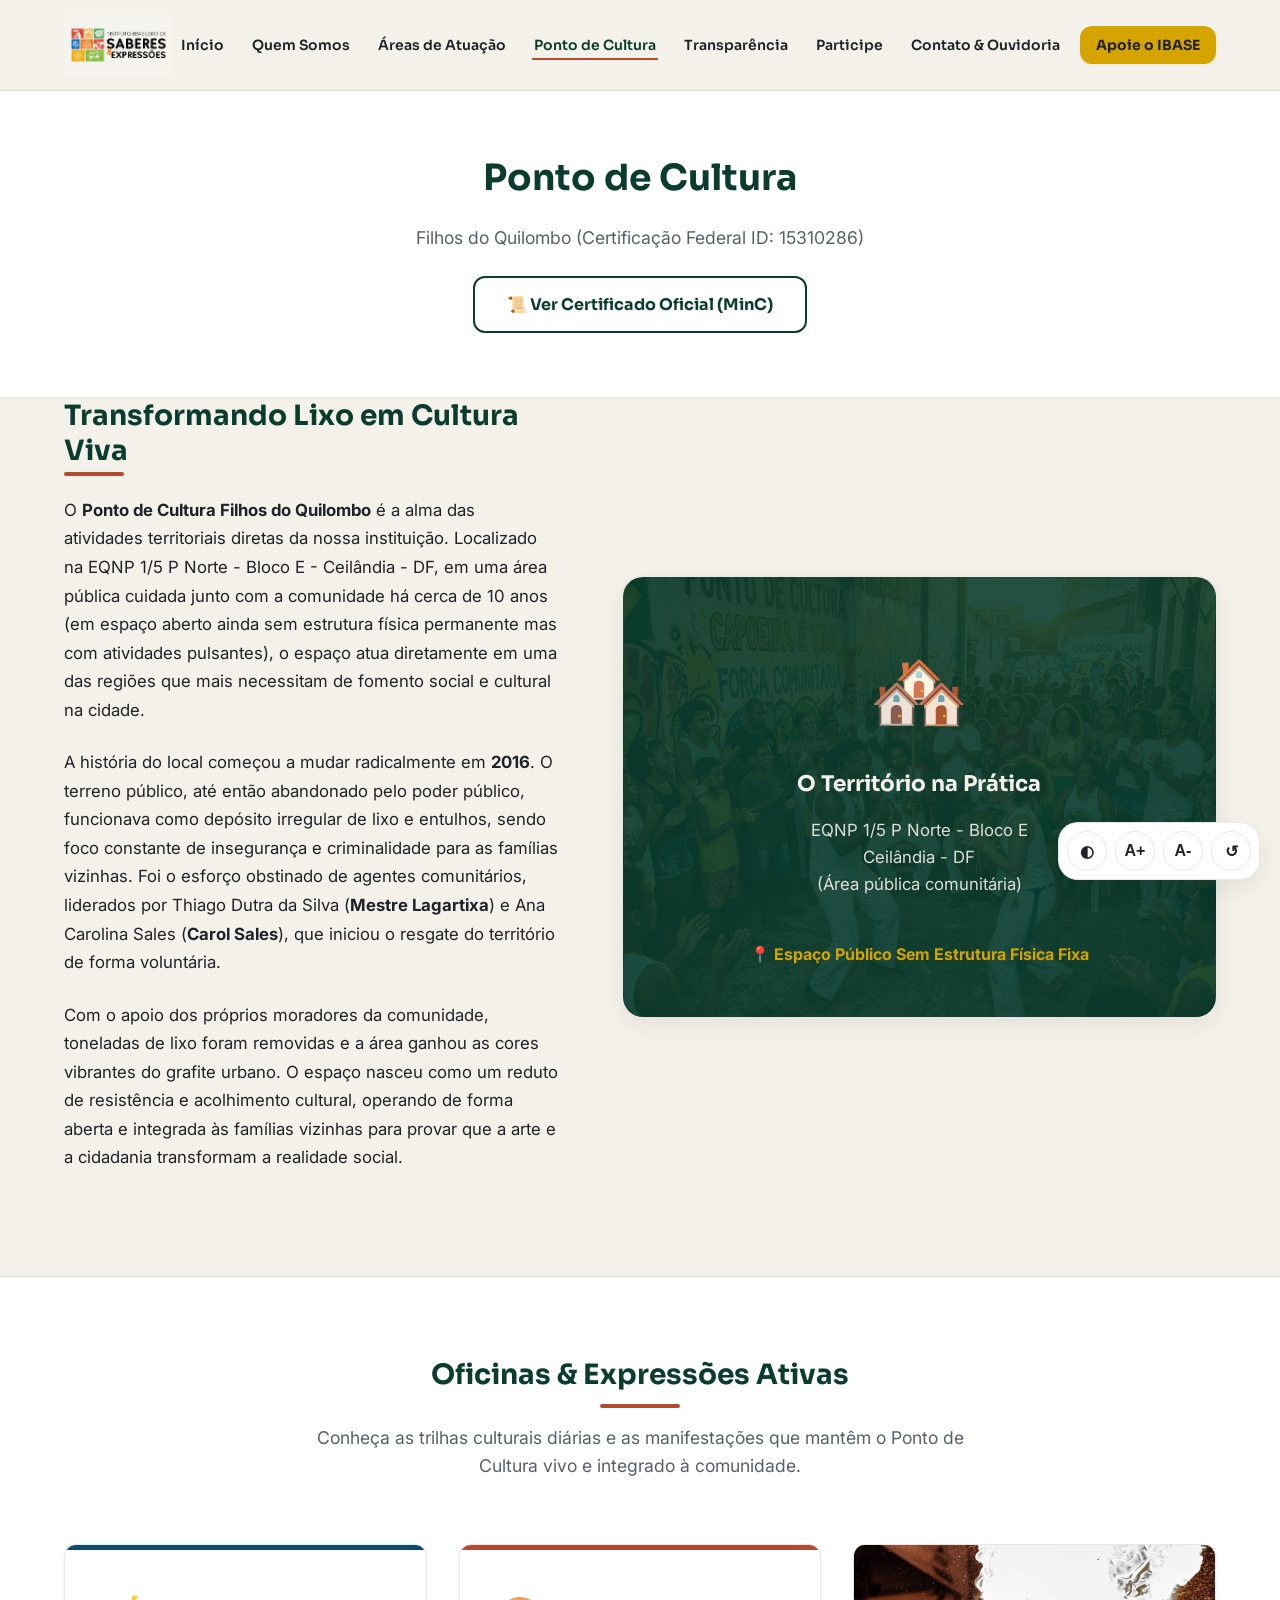
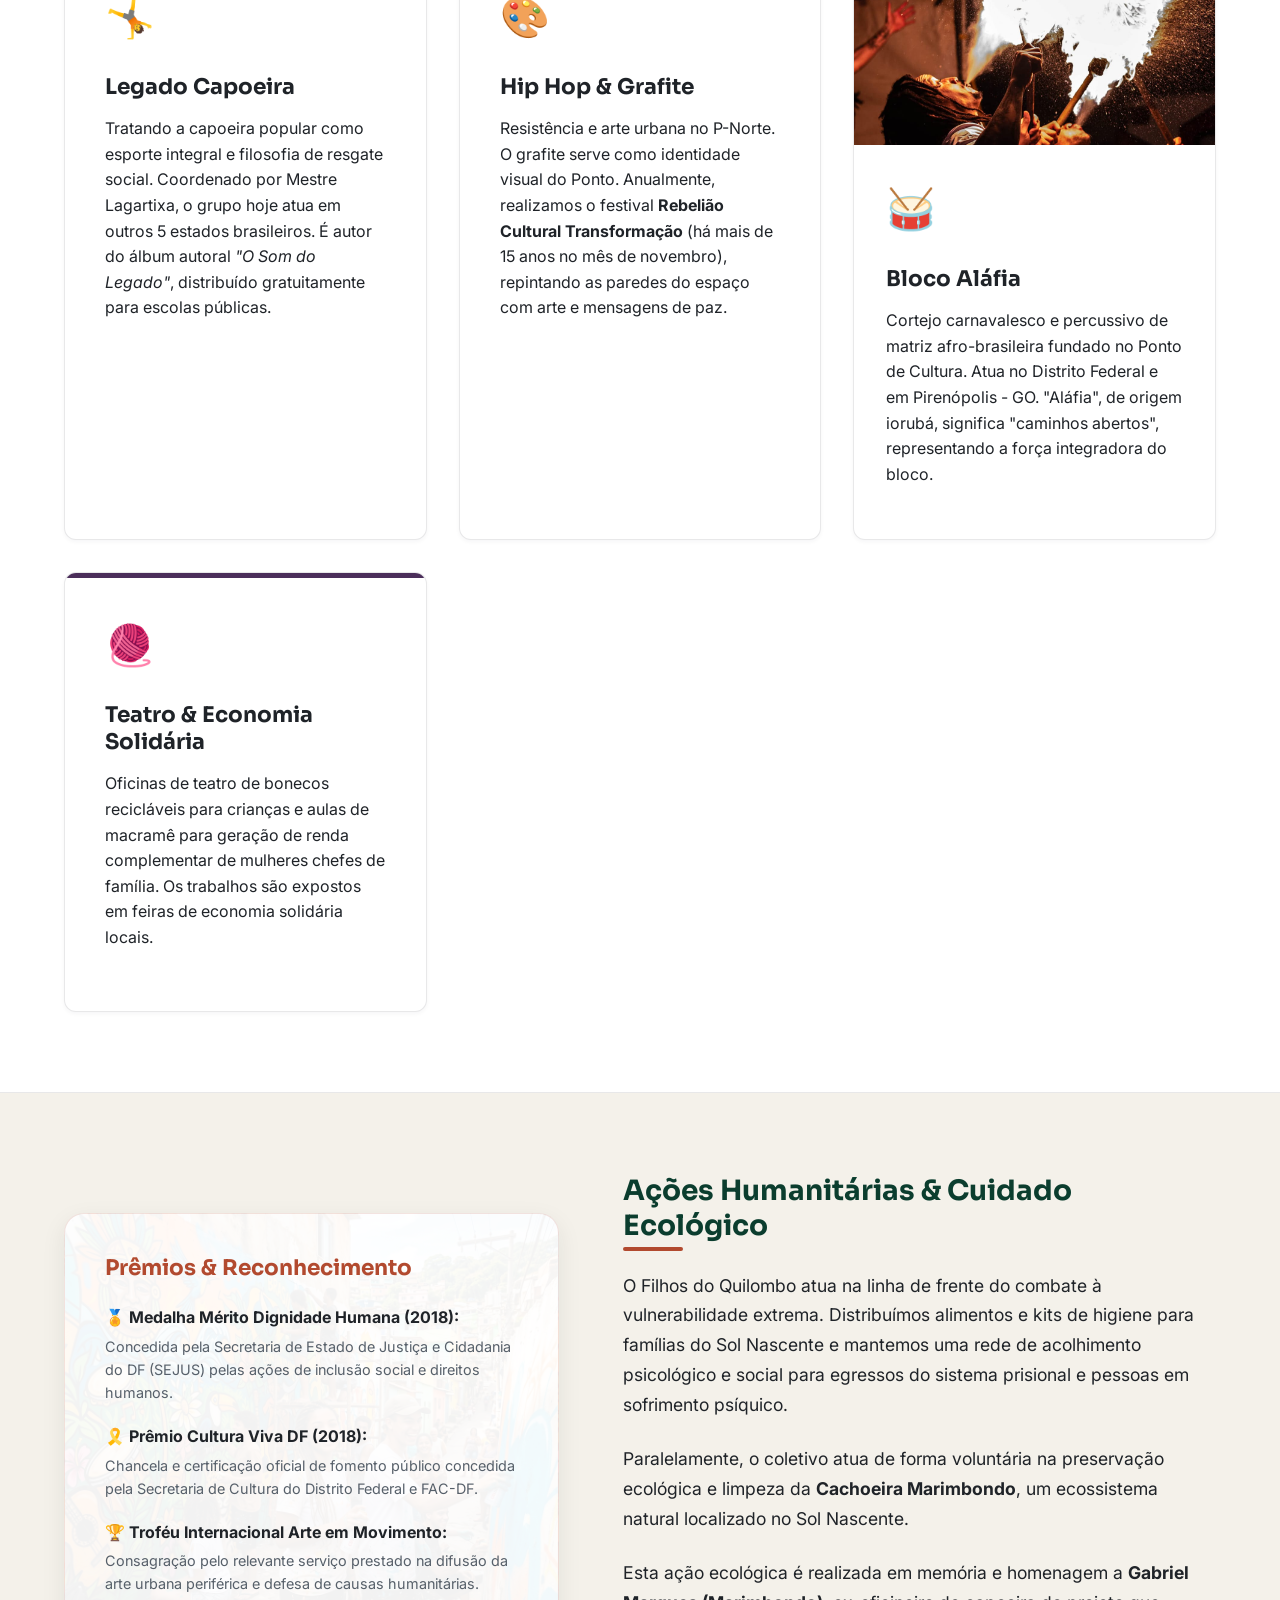
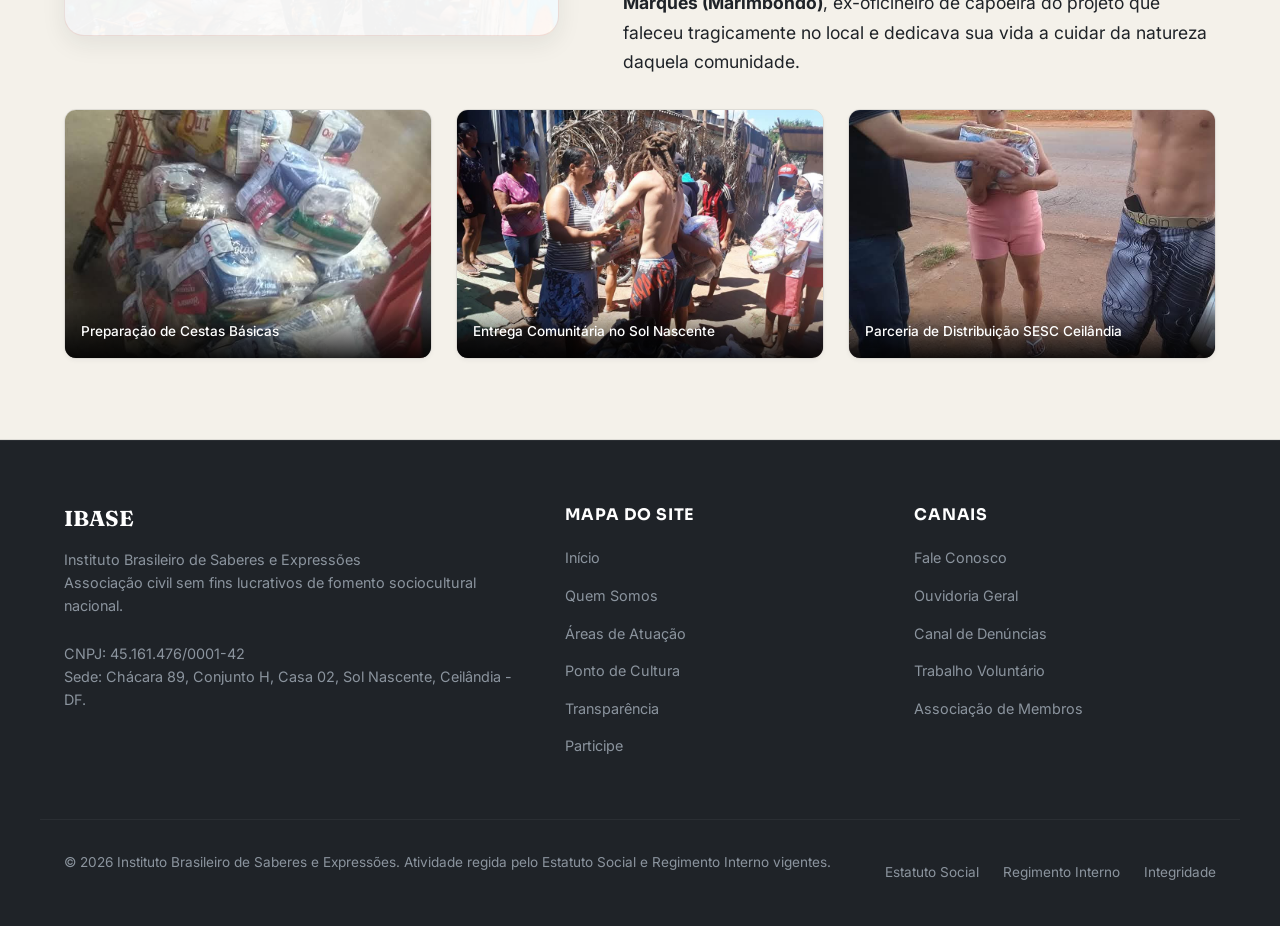
<file: ponto-cultura.html>
﻿<!DOCTYPE html>
<html lang="pt-BR">
<head>
    <!-- Google tag (gtag.js) -->
    <script async src="https://www.googletagmanager.com/gtag/js?id=G-KM2JN2SDC1"></script>
    <script>
      window.dataLayer = window.dataLayer || [];
      function gtag(){dataLayer.push(arguments);}
      gtag('js', new Date());

      gtag('config', 'G-KM2JN2SDC1');
    </script>

    <meta charset="UTF-8">
    <meta name="viewport" content="width=device-width, initial-scale=1.0">
    <title>Ponto de Cultura Filhos do Quilombo | IBASE</title>
    
    <!-- SEO Meta Tags -->
    <meta name="description" content="Conheça a história e projetos do Ponto de Cultura Filhos do Quilombo em Ceilândia Norte. Oficinas de capoeira, Hip Hop, prêmios e preservação da Cachoeira Marimbondo.">
    <meta name="keywords" content="Filhos do Quilombo, Ceilândia Norte, Sol Nascente, Capoeira Ceilândia, Hip Hop DF, Bloco Aláfia, Mestre Lagartixa, Carol Sales">
    <meta name="author" content="Instituto Brasileiro de Saberes e Expressões">
    
    <!-- Open Graph / Facebook -->
    <meta property="og:type" content="website">
    <meta property="og:url" content="https://saberexpressoes.org/ponto-cultura.html">
    <meta property="og:title" content="Ponto de Cultura Filhos do Quilombo | IBASE">
    <meta property="og:description" content="Conheça a história e projetos do Ponto de Cultura Filhos do Quilombo em Ceilândia Norte. Oficinas de capoeira, Hip Hop, prêmios e preservação da Cachoeira Marimbondo.">
    <meta property="og:image" content="https://saberexpressoes.org/img/logo_page_7.png">
    
    <link rel="canonical" href="https://saberexpressoes.org/ponto-cultura.html">
    
    <!-- Stylesheets -->
    <link rel="stylesheet" href="css/style.css">
</head>
<body>
    <!-- Link de Acessibilidade -->
    <a href="#content" class="skip-link">
        Pular para o conteúdo principal
    </a>

    <!-- Cabeçalho Principal -->
    <header class="header-wrapper">
        <div class="container header-container">
            <a href="index.html" class="logo-link" aria-label="IBASE - Página Inicial">
                <img src="img/logo_page_7.png" alt="Logotipo do Instituto Brasileiro de Saberes e Expressões" class="logo-img">
            </a>
            
            <button class="mobile-toggle" aria-label="Abrir menu de navegação" aria-expanded="false" aria-controls="primary-nav">
                <span></span>
                <span></span>
                <span></span>
            </button>
            
            <nav id="primary-nav" aria-label="Navegação Principal">
                <ul class="nav-menu">
                    <li><a href="index.html" class="nav-link">Início</a></li>
                    <li><a href="quem-somos.html" class="nav-link">Quem Somos</a></li>
                    <li><a href="areas-atuacao.html" class="nav-link">Áreas de Atuação</a></li>
                    <li><a href="ponto-cultura.html" class="nav-link active" aria-current="page">Ponto de Cultura</a></li>
                    <li><a href="transparencia.html" class="nav-link">Transparência</a></li>
                    <li><a href="participe.html" class="nav-link">Participe</a></li>
                    <li><a href="contato.html" class="nav-link">Contato & Ouvidoria</a></li>
                    <li><a href="participe.html#apoie-direto" class="nav-link nav-btn nav-btn-accent">Apoie o IBASE</a></li>
                </ul>
            </nav>
        </div>
    </header>

    <!-- Conteúdo Principal -->
    <main id="content">
        
        <!-- Cabeçalho da Página -->
        <section class="section section-bg-white page-header-section" aria-label="Ponto de Cultura Filhos do Quilombo">
            <div class="container">
                <div class="section-header">
                    <h1>Ponto de Cultura</h1>
                    <p class="section-subtitle">Filhos do Quilombo (Certificação Federal ID: 15310286)</p>
                    <div style="margin-top: 1.5rem;">
                        <a href="img/certificado_ponto_cultura.jpeg" target="_blank" class="btn btn-secondary" style="display: inline-flex; align-items: center; gap: 0.5rem;" title="Visualizar certificado oficial do Ministério da Cultura em uma nova aba">
                            <span>📜 Ver Certificado Oficial (MinC)</span>
                        </a>
                    </div>
                </div>
            </div>
        </section>

        <!-- História da Revitalização do Território -->
        <section class="section pt-0" aria-label="História da Revitalização do Território">
            <div class="container history-block">
                <div class="history-text">
                    <h2>Transformando Lixo em Cultura Viva</h2>
                    <p>
                        O <strong>Ponto de Cultura Filhos do Quilombo</strong> é a alma das atividades territoriais diretas da nossa instituição. Localizado na EQNP 1/5 P Norte - Bloco E - Ceilândia - DF, em uma área pública cuidada junto com a comunidade há cerca de 10 anos (em espaço aberto ainda sem estrutura física permanente mas com atividades pulsantes), o espaço atua diretamente em uma das regiões que mais necessitam de fomento social e cultural na cidade.
                    </p>
                    <p>
                        A história do local começou a mudar radicalmente em <strong>2016</strong>. O terreno público, até então abandonado pelo poder público, funcionava como depósito irregular de lixo e entulhos, sendo foco constante de insegurança e criminalidade para as famílias vizinhas. Foi o esforço obstinado de agentes comunitários, liderados por Thiago Dutra da Silva (<strong>Mestre Lagartixa</strong>) e Ana Carolina Sales (<strong>Carol Sales</strong>), que iniciou o resgate do território de forma voluntária.
                    </p>
                    <p>
                        Com o apoio dos próprios moradores da comunidade, toneladas de lixo foram removidas e a área ganhou as cores vibrantes do grafite urbano. O espaço nasceu como um reduto de resistência e acolhimento cultural, operando de forma aberta e integrada às famílias vizinhas para provar que a arte e a cidadania transformam a realidade social.
                    </p>
                </div>
                
                <div class="history-visual territory-banner">
                    <div class="territory-banner-icon">🏘️</div>
                    <h3 class="territory-banner-title">O Território na Prática</h3>
                    <p class="territory-banner-text">
                        EQNP 1/5 P Norte - Bloco E<br>
                        Ceilândia - DF<br>
                        (Área pública comunitária)
                    </p>
                    <div class="territory-banner-badge">
                        📍 Espaço Público Sem Estrutura Física Fixa
                    </div>
                </div>
            </div>
        </section>

        <!-- Oficinas e Projetos -->
        <section class="section section-bg-white" aria-label="Nossos Projetos e Oficinas Ativas">
            <div class="container">
                <div class="section-header">
                    <h2>Oficinas & Expressões Ativas</h2>
                    <p class="section-subtitle">Conheça as trilhas culturais diárias e as manifestações que mantêm o Ponto de Cultura vivo e integrado à comunidade.</p>
                </div>
                
                <div class="cards-grid">
                    <article class="card">
                        <div class="card-icon" aria-hidden="true">🤸</div>
                        <h3>Legado Capoeira</h3>
                        <p>Tratando a capoeira popular como esporte integral e filosofia de resgate social. Coordenado por Mestre Lagartixa, o grupo hoje atua em outros 5 estados brasileiros. É autor do álbum autoral <em>"O Som do Legado"</em>, distribuído gratuitamente para escolas públicas.</p>
                    </article>
                    
                    <article class="card">
                        <div class="card-icon" aria-hidden="true">🎨</div>
                        <h3>Hip Hop & Grafite</h3>
                        <p>Resistência e arte urbana no P-Norte. O grafite serve como identidade visual do Ponto. Anualmente, realizamos o festival <strong>Rebelião Cultural Transformação</strong> (há mais de 15 anos no mês de novembro), repintando as paredes do espaço com arte e mensagens de paz.</p>
                    </article>
                    
                    <article class="card card-with-img">
                        <div class="card-img-wrapper">
                            <img src="img/bloco_alafia_performance.jpeg" alt="Apresentação cultural do Bloco Aláfia com performance pirotécnica e tambores ao ar livre" class="card-img" loading="lazy">
                        </div>
                        <div class="card-content">
                            <div class="card-icon" aria-hidden="true">🥁</div>
                            <h3>Bloco Aláfia</h3>
                            <p>Cortejo carnavalesco e percussivo de matriz afro-brasileira fundado no Ponto de Cultura. Atua no Distrito Federal e em Pirenópolis - GO. "Aláfia", de origem iorubá, significa "caminhos abertos", representando a força integradora do bloco.</p>
                        </div>
                    </article>
                    
                    <article class="card">
                        <div class="card-icon" aria-hidden="true">🧶</div>
                        <h3>Teatro & Economia Solidária</h3>
                        <p>Oficinas de teatro de bonecos recicláveis para crianças e aulas de macramê para geração de renda complementar de mulheres chefes de família. Os trabalhos são expostos em feiras de economia solidária locais.</p>
                    </article>
                </div>
            </div>
        </section>

        <!-- Prêmios e Consciência Ecológica -->
        <section class="section" aria-label="Reconhecimentos e Ações Socioambientais">
            <div class="container">
                <div class="history-block">
                    <div class="history-visual awards-banner">
                        <h3>Prêmios & Reconhecimento</h3>
                        <ul class="awards-list">
                            <li>
                                🏅 <strong>Medalha Mérito Dignidade Humana (2018):</strong>
                                <p>Concedida pela Secretaria de Estado de Justiça e Cidadania do DF (SEJUS) pelas ações de inclusão social e direitos humanos.</p>
                            </li>
                            <li>
                                🎗️ <strong>Prêmio Cultura Viva DF (2018):</strong>
                                <p>Chancela e certificação oficial de fomento público concedida pela Secretaria de Cultura do Distrito Federal e FAC-DF.</p>
                            </li>
                            <li>
                                🏆 <strong>Troféu Internacional Arte em Movimento:</strong>
                                <p>Consagração pelo relevante serviço prestado na difusão da arte urbana periférica e defesa de causas humanitárias.</p>
                            </li>
                        </ul>
                    </div>
                    
                    <div class="history-text">
                        <h2>Ações Humanitárias & Cuidado Ecológico</h2>
                        <p class="lead-text">
                            O Filhos do Quilombo atua na linha de frente do combate à vulnerabilidade extrema. Distribuímos alimentos e kits de higiene para famílias do Sol Nascente e mantemos uma rede de acolhimento psicológico e social para egressos do sistema prisional e pessoas em sofrimento psíquico.
                        </p>
                        <p class="lead-text">
                            Paralelamente, o coletivo atua de forma voluntária na preservação ecológica e limpeza da <strong>Cachoeira Marimbondo</strong>, um ecossistema natural localizado no Sol Nascente.
                        </p>
                        <p class="lead-text mb-0">
                            Esta ação ecológica é realizada em memória e homenagem a <strong>Gabriel Marques (Marimbondo)</strong>, ex-oficineiro de capoeira do projeto que faleceu tragicamente no local e dedicava sua vida a cuidar da natureza daquela comunidade.
                        </p>
                    </div>
                </div>
                
                <!-- Galeria de Ações Humanitárias -->
                <div class="humanitarian-gallery">
                    <div class="humanitarian-gallery-card">
                        <img src="img/cestas_basicas_carrinho.jpeg" alt="Carrinhos de supermercado repletos de cestas básicas de alimentos prontas para distribuição à comunidade pelo projeto" loading="lazy">
                        <div class="humanitarian-gallery-caption">Preparação de Cestas Básicas</div>
                    </div>
                    <div class="humanitarian-gallery-card">
                        <img src="img/distribuicao_alimentos_comunidade.jpeg" alt="Entrega de cestas de alimentos diretamente a famílias da comunidade por equipe de voluntários do Ponto de Cultura" loading="lazy">
                        <div class="humanitarian-gallery-caption">Entrega Comunitária no Sol Nascente</div>
                    </div>
                    <div class="humanitarian-gallery-card">
                        <img src="img/distribuicao_alimentos_sesc.jpeg" alt="Distribuição institucional de mantimentos realizada no SESC Newton Rossi em Ceilândia" loading="lazy">
                        <div class="humanitarian-gallery-caption">Parceria de Distribuição SESC Ceilândia</div>
                    </div>
                </div>
            </div>
        </section>

    </main>

    <!-- Rodapé -->
    <footer class="footer-wrapper">
        <div class="container footer-grid">
            <div class="footer-brand">
                <h3>IBASE</h3>
                <p class="footer-text-spacing">
                    Instituto Brasileiro de Saberes e Expressões<br>
                    Associação civil sem fins lucrativos de fomento sociocultural nacional.
                </p>
                <p class="footer-meta-text">
                    CNPJ: 45.161.476/0001-42<br>
                    Sede: Chácara 89, Conjunto H, Casa 02, Sol Nascente, Ceilândia - DF.
                </p>
            </div>
            
            <div class="footer-links">
                <h4>Mapa do Site</h4>
                <ul>
                    <li><a href="index.html">Início</a></li>
                    <li><a href="quem-somos.html">Quem Somos</a></li>
                    <li><a href="areas-atuacao.html">Áreas de Atuação</a></li>
                    <li><a href="ponto-cultura.html">Ponto de Cultura</a></li>
                    <li><a href="transparencia.html">Transparência</a></li>
                    <li><a href="participe.html">Participe</a></li>
                </ul>
            </div>
            
            <div class="footer-links">
                <h4>Canais</h4>
                <ul>
                    <li><a href="contato.html">Fale Conosco</a></li>
                    <li><a href="contato.html#ouvidoria">Ouvidoria Geral</a></li>
                    <li><a href="contato.html#denuncia">Canal de Denúncias</a></li>
                    <li><a href="participe.html#voluntario">Trabalho Voluntário</a></li>
                    <li><a href="participe.html#associado">Associação de Membros</a></li>
                </ul>
            </div>
        </div>
        
        <div class="container footer-bottom">
            <p>&copy; 2026 Instituto Brasileiro de Saberes e Expressões. Atividade regida pelo Estatuto Social e Regimento Interno vigentes.</p>
            <div class="footer-bottom-links">
                <a href="transparencia.html#estatuto">Estatuto Social</a>
                <a href="transparencia.html#regimento">Regimento Interno</a>
                <a href="contato.html#denuncia">Integridade</a>
            </div>
        </div>
    </footer>

    <!-- Painel de Acessibilidade Flutuante -->
    <section class="accessibility-bar" aria-label="Painel de Acessibilidade">
        <button id="btn-contrast" class="accessibility-btn" title="Alternar Alto Contraste" aria-label="Alternar Alto Contraste">◐</button>
        <button id="btn-text-plus" class="accessibility-btn" title="Aumentar Fonte" aria-label="Aumentar tamanho do texto">A+</button>
        <button id="btn-text-minus" class="accessibility-btn" title="Diminuir Fonte" aria-label="Diminuir tamanho do texto">A-</button>
        <button id="btn-reset" class="accessibility-btn" title="Redefinir Acessibilidade" aria-label="Redefinir para configurações padrão">↺</button>
    </section>

    <!-- Elemento para anúncios do leitor de tela -->
    <div id="accessibility-announcer" class="sr-only" aria-live="polite"></div>

    <!-- Scripts -->
    <script src="js/main.js"></script>
</body>
</html>
</file>
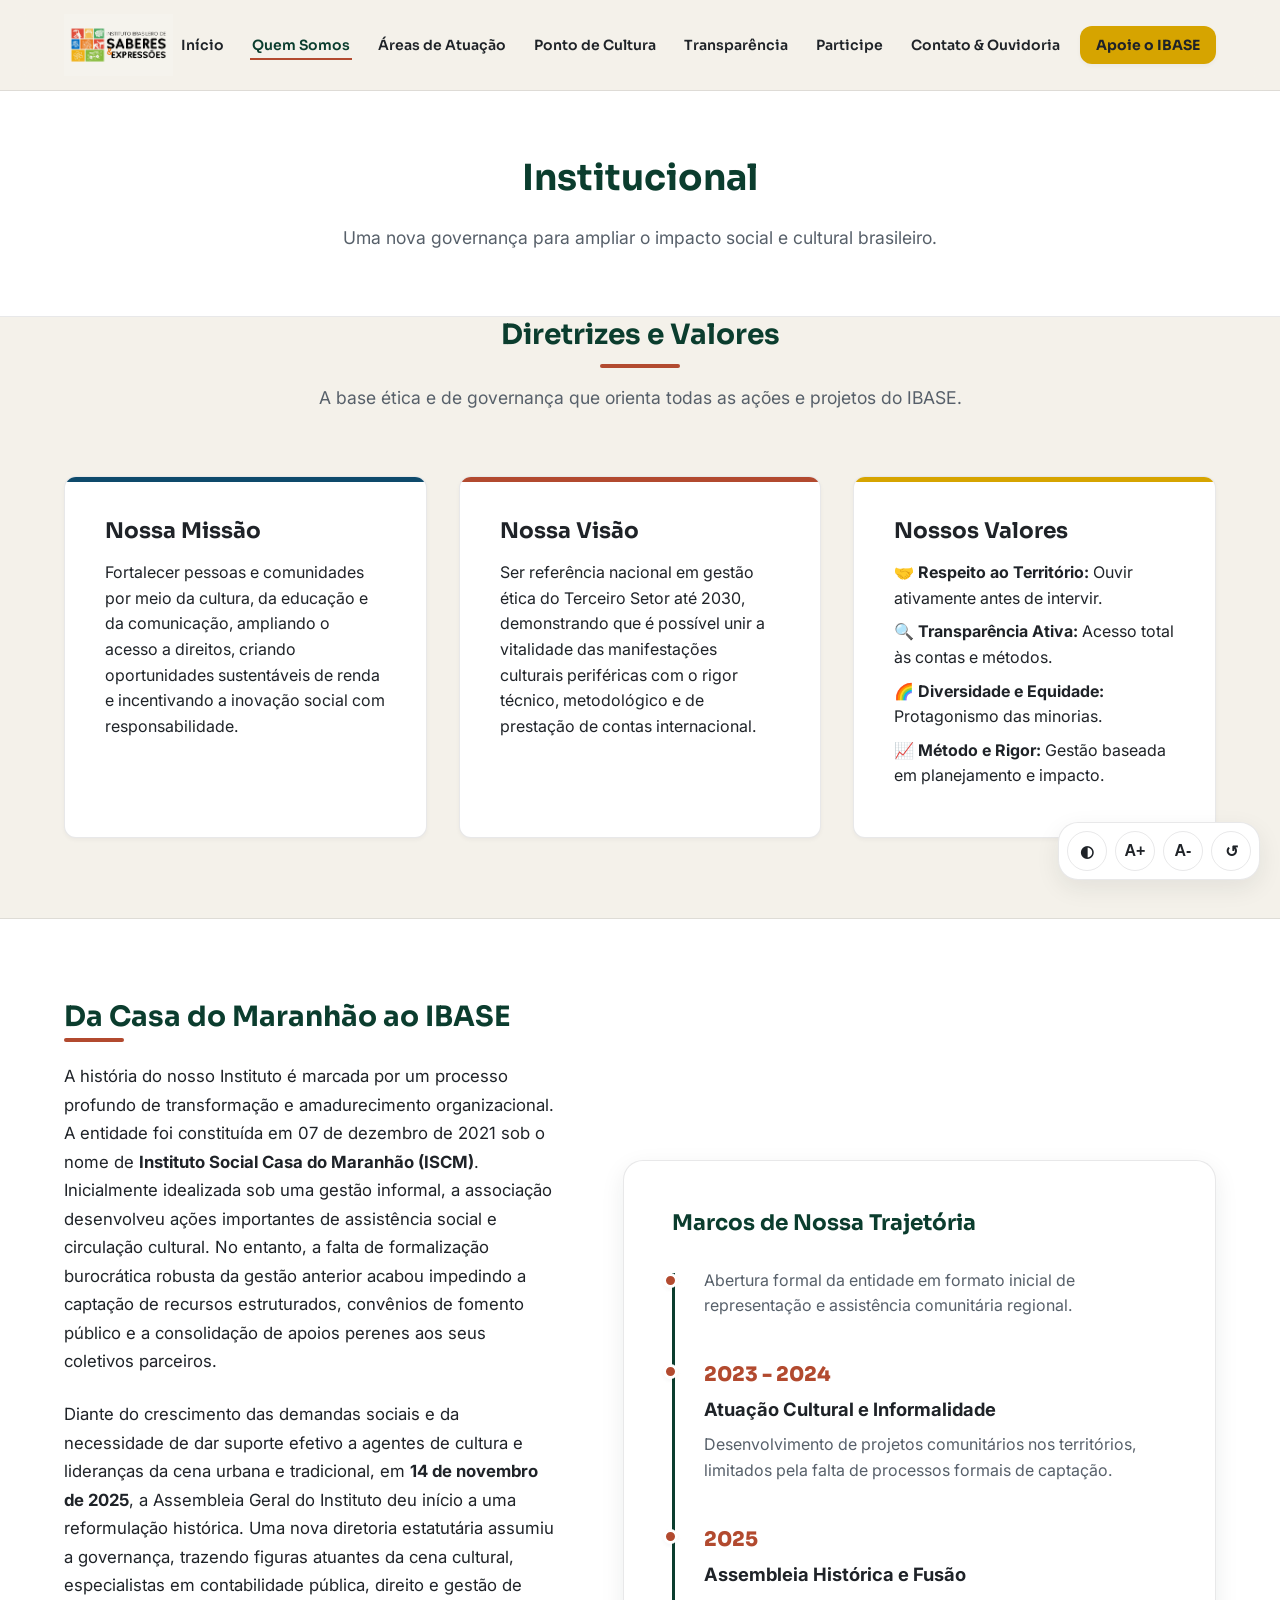
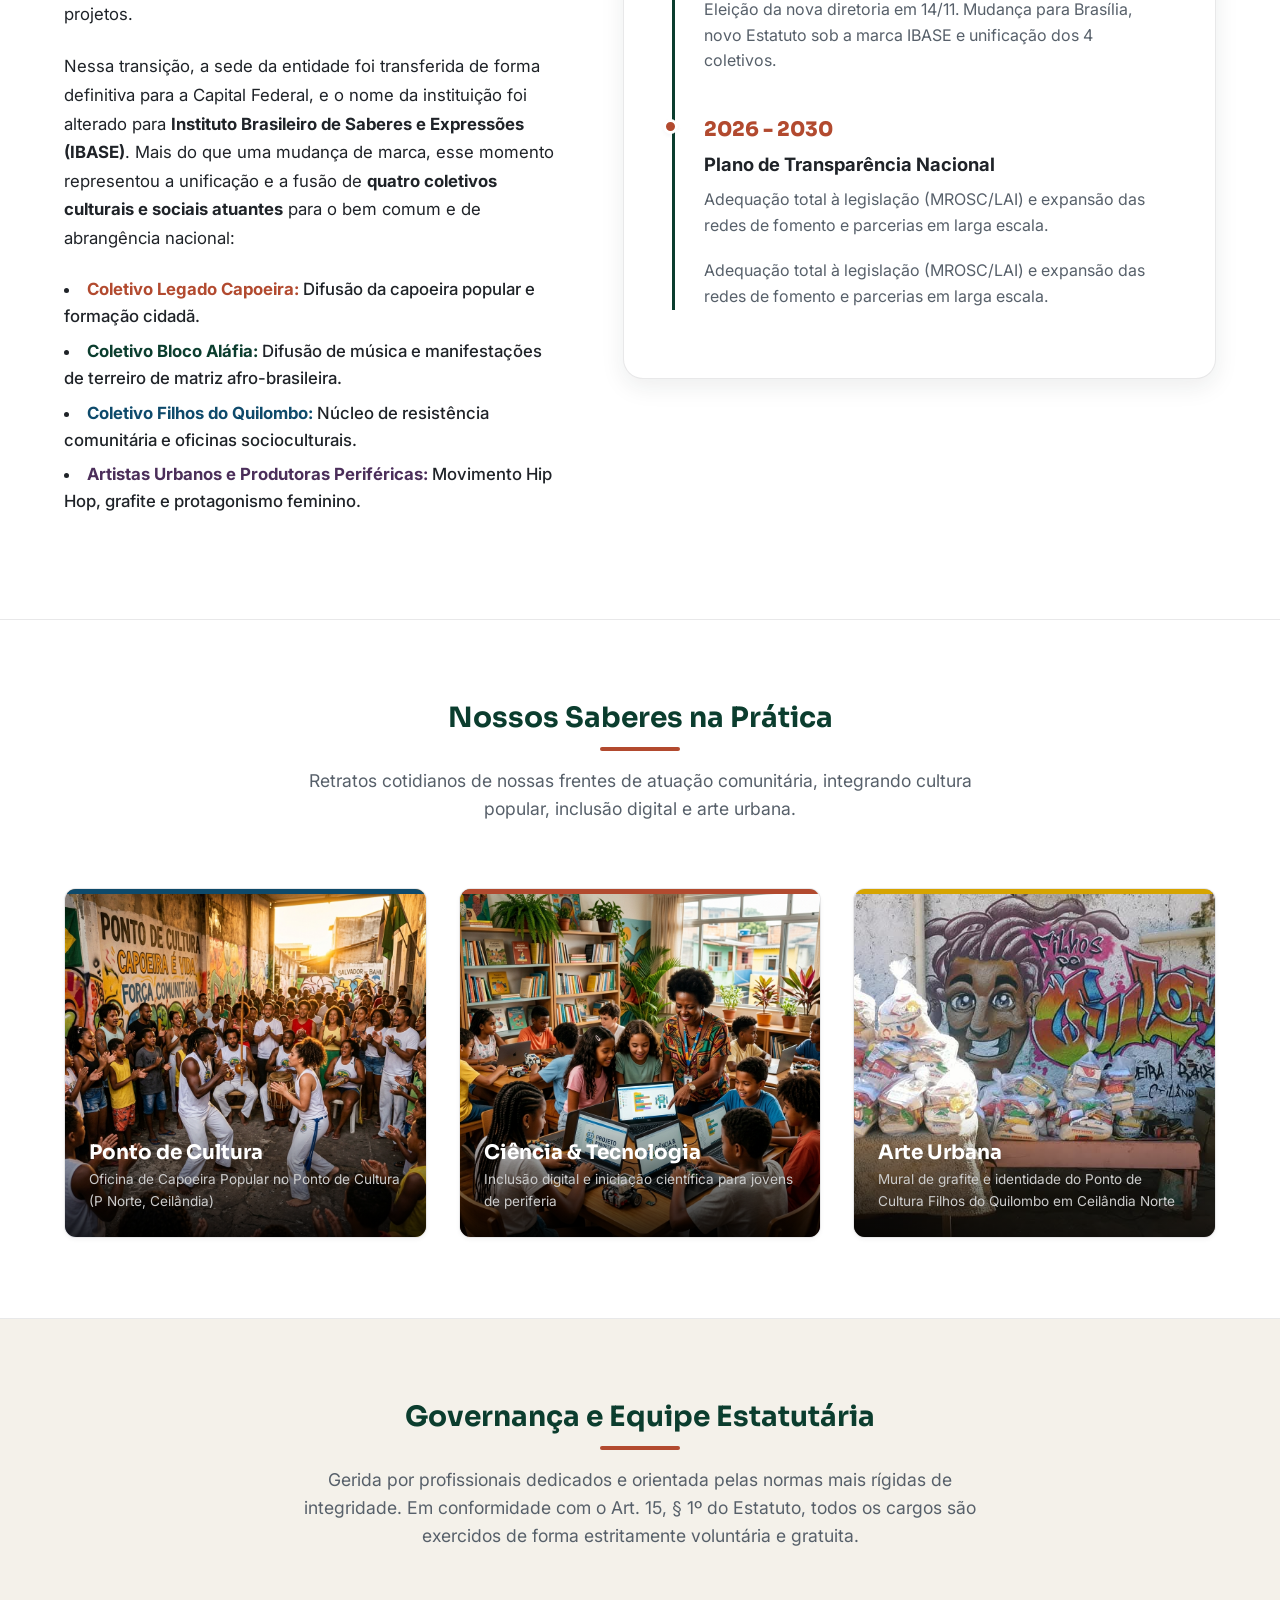
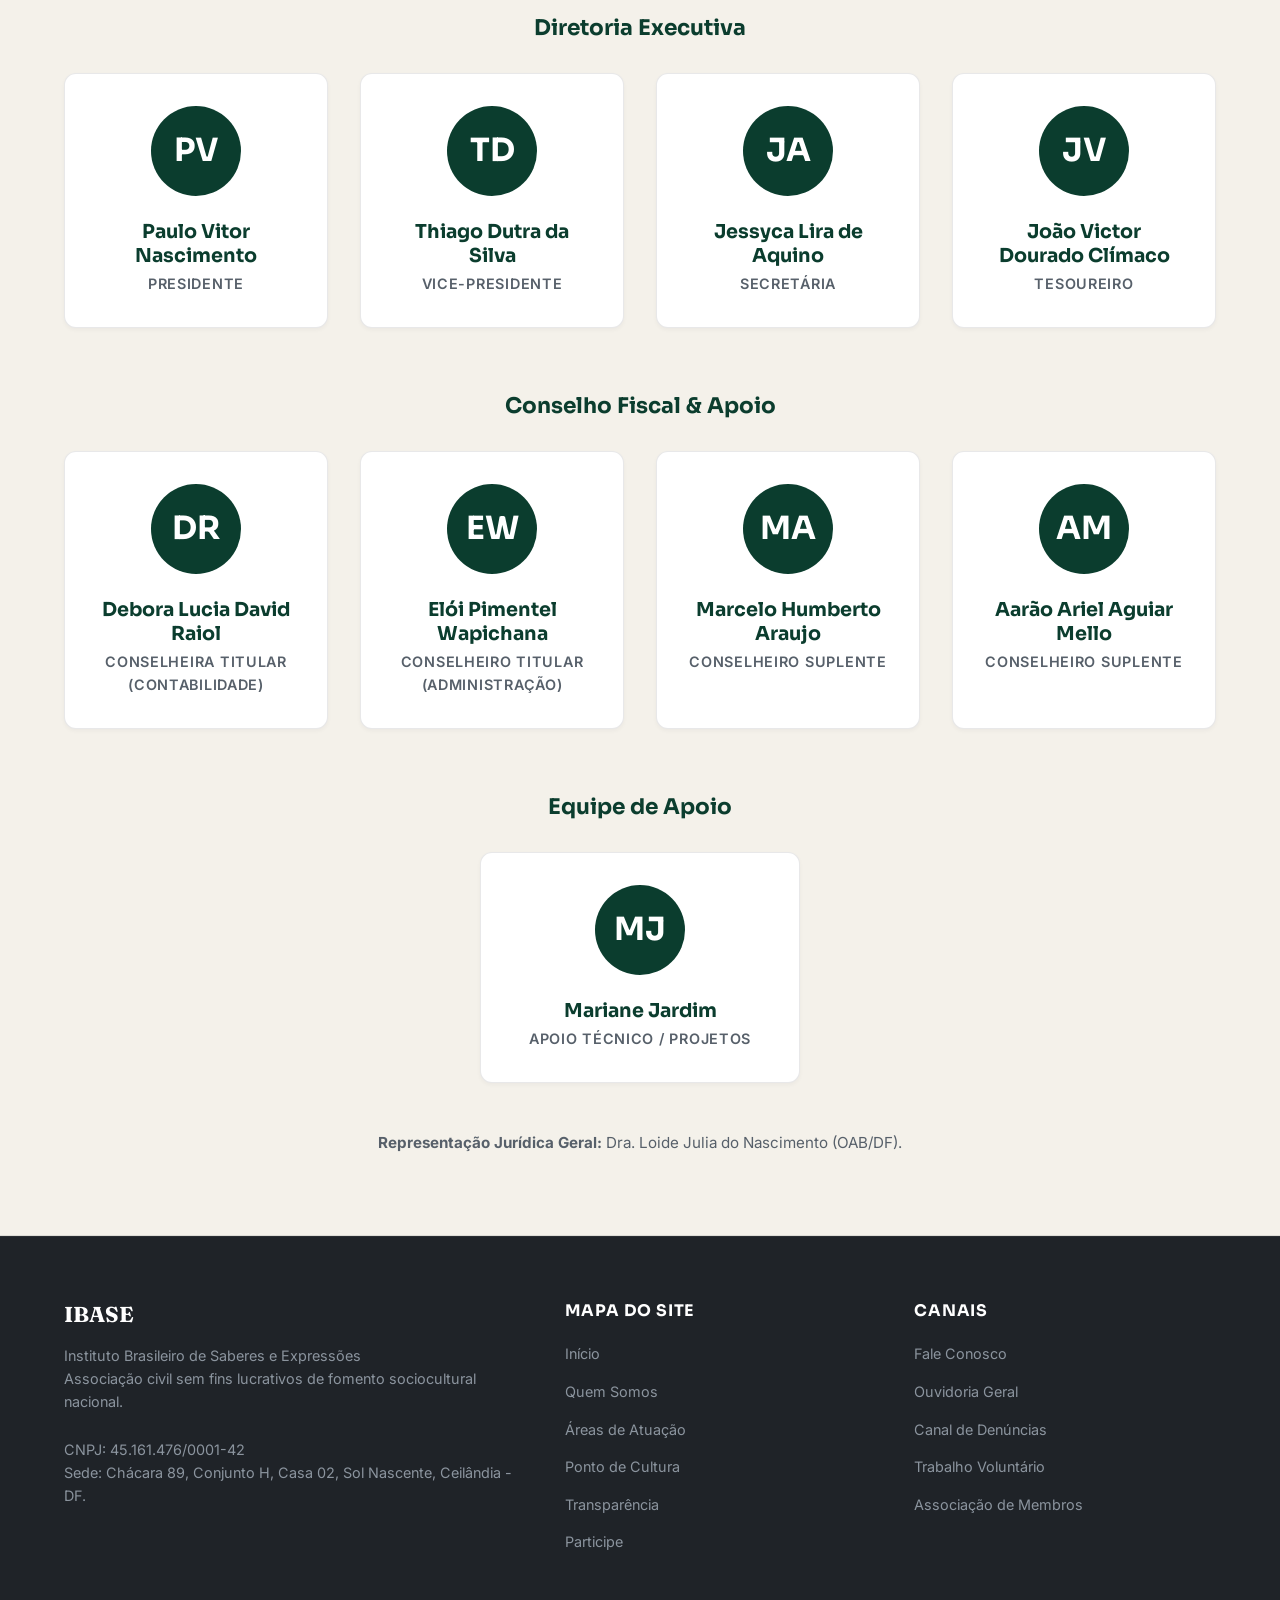
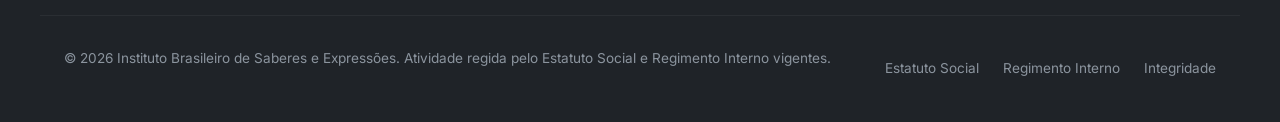
<file: quem-somos.html>
﻿<!DOCTYPE html>
<html lang="pt-BR">
<head>
    <!-- Google tag (gtag.js) -->
    <script async src="https://www.googletagmanager.com/gtag/js?id=G-KM2JN2SDC1"></script>
    <script>
      window.dataLayer = window.dataLayer || [];
      function gtag(){dataLayer.push(arguments);}
      gtag('js', new Date());

      gtag('config', 'G-KM2JN2SDC1');
    </script>

    <meta charset="UTF-8">
    <meta name="viewport" content="width=device-width, initial-scale=1.0">
    <title>Quem Somos | IBASE</title>
    
    <!-- SEO Meta Tags -->
    <meta name="description" content="Conheça a história de transição do Instituto Social Casa do Maranhão para o IBASE, a fusão de nossos 4 coletivos e nossa equipe de governança voluntária.">
    <meta name="keywords" content="História IBASE, Diretoria IBASE, Casa do Maranhão, Coletivos Culturais, Governança Terceiro Setor, Paulo Vitor Nascimento">
    <meta name="author" content="Instituto Brasileiro de Saberes e Expressões">
    
    <!-- Open Graph / Facebook -->
    <meta property="og:type" content="website">
    <meta property="og:url" content="https://saberexpressoes.org/quem-somos.html">
    <meta property="og:title" content="Quem Somos | IBASE">
    <meta property="og:description" content="Conheça a história de transição do Instituto Social Casa do Maranhão para o IBASE, a fusão de nossos 4 coletivos e nossa equipe de governança voluntária.">
    <meta property="og:image" content="https://saberexpressoes.org/img/logo_page_7.png">
    
    <link rel="canonical" href="https://saberexpressoes.org/quem-somos.html">
    
    <!-- Stylesheets -->
    <link rel="stylesheet" href="css/style.css">
</head>
<body>
    <!-- Link de Acessibilidade -->
    <a href="#content" class="skip-link">
        Pular para o conteúdo principal
    </a>

    <!-- Cabeçalho Principal -->
    <header class="header-wrapper">
        <div class="container header-container">
            <a href="index.html" class="logo-link" aria-label="IBASE - Página Inicial">
                <img src="img/logo_page_7.png" alt="Logotipo do Instituto Brasileiro de Saberes e Expressões" class="logo-img">
            </a>
            
            <button class="mobile-toggle" aria-label="Abrir menu de navegação" aria-expanded="false" aria-controls="primary-nav">
                <span></span>
                <span></span>
                <span></span>
            </button>
            
            <nav id="primary-nav" aria-label="Navegação Principal">
                <ul class="nav-menu">
                    <li><a href="index.html" class="nav-link">Início</a></li>
                    <li><a href="quem-somos.html" class="nav-link active" aria-current="page">Quem Somos</a></li>
                    <li><a href="areas-atuacao.html" class="nav-link">Áreas de Atuação</a></li>
                    <li><a href="ponto-cultura.html" class="nav-link">Ponto de Cultura</a></li>
                    <li><a href="transparencia.html" class="nav-link">Transparência</a></li>
                    <li><a href="participe.html" class="nav-link">Participe</a></li>
                    <li><a href="contato.html" class="nav-link">Contato & Ouvidoria</a></li>
                    <li><a href="participe.html#apoie-direto" class="nav-link nav-btn nav-btn-accent">Apoie o IBASE</a></li>
                </ul>
            </nav>
        </div>
    </header>

    <!-- Conteúdo Principal -->
    <main id="content">
        
        <!-- Cabeçalho da Página -->
        <section class="section section-bg-white page-header-section" aria-label="Apresentação institucional">
            <div class="container">
                <div class="section-header">
                    <h1>Institucional</h1>
                    <p class="section-subtitle">Uma nova governança para ampliar o impacto social e cultural brasileiro.</p>
                </div>
            </div>
        </section>

        <!-- Missão, Visão, Valores -->
        <section class="section pt-0" aria-label="Missão, Visão e Valores">
            <div class="container">
                <div class="section-header">
                    <h2>Diretrizes e Valores</h2>
                    <p class="section-subtitle">A base ética e de governança que orienta todas as ações e projetos do IBASE.</p>
                </div>
                <div class="cards-grid">
                    <article class="card">
                        <h3>Nossa Missão</h3>
                        <p>Fortalecer pessoas e comunidades por meio da cultura, da educação e da comunicação, ampliando o acesso a direitos, criando oportunidades sustentáveis de renda e incentivando a inovação social com responsabilidade.</p>
                    </article>
                    
                    <article class="card">
                        <h3>Nossa Visão</h3>
                        <p>Ser referência nacional em gestão ética do Terceiro Setor até 2030, demonstrando que é possível unir a vitalidade das manifestações culturais periféricas com o rigor técnico, metodológico e de prestação de contas internacional.</p>
                    </article>
                    
                    <article class="card">
                        <h3>Nossos Valores</h3>
                        <ul class="list-unstyled">
                            <li>🤝 <strong>Respeito ao Território:</strong> Ouvir ativamente antes de intervir.</li>
                            <li>🔍 <strong>Transparência Ativa:</strong> Acesso total às contas e métodos.</li>
                            <li>🌈 <strong>Diversidade e Equidade:</strong> Protagonismo das minorias.</li>
                            <li>📈 <strong>Método e Rigor:</strong> Gestão baseada em planejamento e impacto.</li>
                        </ul>
                    </article>
                </div>
            </div>
        </section>

        <!-- História do IBASE e Fusão de Coletivos -->
        <section class="section section-bg-white" aria-label="Nossa História e Transição">
            <div class="container history-block">
                <div class="history-text">
                    <h2>Da Casa do Maranhão ao IBASE</h2>
                    <p>
                        A história do nosso Instituto é marcada por um processo profundo de transformação e amadurecimento organizacional. A entidade foi constituída em 07 de dezembro de 2021 sob o nome de <strong>Instituto Social Casa do Maranhão (ISCM)</strong>. Inicialmente idealizada sob uma gestão informal, a associação desenvolveu ações importantes de assistência social e circulação cultural. No entanto, a falta de formalização burocrática robusta da gestão anterior acabou impedindo a captação de recursos estruturados, convênios de fomento público e a consolidação de apoios perenes aos seus coletivos parceiros.
                    </p>
                    <p>
                        Diante do crescimento das demandas sociais e da necessidade de dar suporte efetivo a agentes de cultura e lideranças da cena urbana e tradicional, em <strong>14 de novembro de 2025</strong>, a Assembleia Geral do Instituto deu início a uma reformulação histórica. Uma nova diretoria estatutária assumiu a governança, trazendo figuras atuantes da cena cultural, especialistas em contabilidade pública, direito e gestão de projetos.
                    </p>
                    <p>
                        Nessa transição, a sede da entidade foi transferida de forma definitiva para a Capital Federal, e o nome da instituição foi alterado para <strong>Instituto Brasileiro de Saberes e Expressões (IBASE)</strong>. Mais do que uma mudança de marca, esse momento representou a unificação e a fusão de <strong>quatro coletivos culturais e sociais atuantes</strong> para o bem comum e de abrangência nacional:
                    </p>
                    
                    <ul class="collectives-list">
                        <li><strong class="color-terracotta">Coletivo Legado Capoeira:</strong> Difusão da capoeira popular e formação cidadã.</li>
                        <li><strong class="color-green-deep">Coletivo Bloco Aláfia:</strong> Difusão de música e manifestações de terreiro de matriz afro-brasileira.</li>
                        <li><strong class="color-blue-petrol">Coletivo Filhos do Quilombo:</strong> Núcleo de resistência comunitária e oficinas socioculturais.</li>
                        <li><strong class="color-plum">Artistas Urbanos e Produtoras Periféricas:</strong> Movimento Hip Hop, grafite e protagonismo feminino.</li>
                    </ul>
                </div>
                
                <div class="history-visual" aria-label="Linha do tempo de marcos importantes">
                    <h3 class="mb-2rem">Marcos de Nossa Trajetória</h3>
                    <div class="timeline">
                        <div class="timeline-item">
                                   <p class="text-muted">Abertura formal da entidade em formato inicial de representação e assistência comunitária regional.</p>
                        </div>
                        <div class="timeline-item">
                            <div class="timeline-year">2023 - 2024</div>
                            <div class="timeline-title">Atuação Cultural e Informalidade</div>
                            <p class="text-muted">Desenvolvimento de projetos comunitários nos territórios, limitados pela falta de processos formais de captação.</p>
                        </div>
                        <div class="timeline-item">
                            <div class="timeline-year">2025</div>
                            <div class="timeline-title">Assembleia Histórica e Fusão</div>
                            <p class="text-muted">Eleição da nova diretoria em 14/11. Mudança para Brasília, novo Estatuto sob a marca IBASE e unificação dos 4 coletivos.</p>
                        </div>
                        <div class="timeline-item">
                            <div class="timeline-year">2026 - 2030</div>
                            <div class="timeline-title">Plano de Transparência Nacional</div>
                            <p class="text-muted">Adequação total à legislação (MROSC/LAI) e expansão das redes de fomento e parcerias em larga escala.</p>                 <p style="color: var(--text-muted);">Adequação total à legislação (MROSC/LAI) e expansão das redes de fomento e parcerias em larga escala.</p>
                        </div>
                    </div>
                </div>
            </div>
        </section>

        <!-- Galeria de Ações Socioculturais -->
        <section class="section section-bg-white" aria-label="Galeria de Ações">
            <div class="container">
                <div class="section-header">
                    <h2>Nossos Saberes na Prática</h2>
                    <p class="section-subtitle">Retratos cotidianos de nossas frentes de atuação comunitária, integrando cultura popular, inclusão digital e arte urbana.</p>
                </div>
                <div class="cards-grid">
                    <div class="card gallery-card">
                        <img src="img/cultura_quilombo.png" alt="Roda de Capoeira popular no Ponto de Cultura Filhos do Quilombo durante o pôr do sol">
                        <div class="gallery-card-overlay">
                            <h3 class="card-overlay-title">Ponto de Cultura</h3>
                            <p class="card-overlay-text">Oficina de Capoeira Popular no Ponto de Cultura (P Norte, Ceilândia)</p>
                        </div>
                    </div>
                    <div class="card gallery-card">
                        <img src="img/educacao_tecnologia.png" alt="Crianças e adolescentes aprendendo robótica e informática na biblioteca do projeto">
                        <div class="gallery-card-overlay">
                            <h3 class="card-overlay-title">Ciência & Tecnologia</h3>
                            <p class="card-overlay-text">Inclusão digital e iniciação científica para jovens de periferia</p>
                        </div>
                    </div>
                    <div class="card gallery-card">
                        <img src="img/ponto_cultura_graffiti.jpeg" alt="Mural de grafite colorido com o nome Filhos do Quilombo nas paredes externas do Ponto de Cultura, com cestas básicas de alimentos no local">
                        <div class="gallery-card-overlay">
                            <h3 class="card-overlay-title">Arte Urbana</h3>
                            <p class="card-overlay-text">Mural de grafite e identidade do Ponto de Cultura Filhos do Quilombo em Ceilândia Norte</p>
                        </div>
                    </div>
                </div>
            </div>
        </section>

        <!-- Equipe de Gestão e Conselho Fiscal -->
        <section class="section" aria-label="Equipe Diretiva e Governança">
            <div class="container">
                <div class="section-header">
                    <h2>Governança e Equipe Estatutária</h2>
                    <p class="section-subtitle">Gerida por profissionais dedicados e orientada pelas normas mais rígidas de integridade. Em conformidade com o Art. 15, § 1º do Estatuto, todos os cargos são exercidos de forma estritamente voluntária e gratuita.</p>
                </div>
                
                <h3 class="text-center mb-2rem color-green-deep">Diretoria Executiva</h3>
                <div class="team-grid mb-4rem">
                    <div class="team-card">
                        <div class="team-avatar">PV</div>
                        <h3>Paulo Vitor Nascimento</h3>
                        <div class="team-role">Presidente</div>
                    </div>
                    
                    <div class="team-card">
                        <div class="team-avatar">TD</div>
                        <h3>Thiago Dutra da Silva</h3>
                        <div class="team-role">Vice-Presidente</div>
                    </div>
                    
                    <div class="team-card">
                        <div class="team-avatar">JA</div>
                        <h3>Jessyca Lira de Aquino</h3>
                        <div class="team-role">Secretária</div>
                    </div>
                    
                    <div class="team-card">
                        <div class="team-avatar">JV</div>
                        <h3>João Victor Dourado Clímaco</h3>
                        <div class="team-role">Tesoureiro</div>
                    </div>
                </div>
                
                <h3 class="text-center mb-2rem color-green-deep">Conselho Fiscal & Apoio</h3>
                <div class="team-grid">
                    <div class="team-card">
                        <div class="team-avatar">DR</div>
                        <h3>Debora Lucia David Raiol</h3>
                        <div class="team-role">Conselheira Titular (Contabilidade)</div>
                    </div>
                    
                    <div class="team-card">
                        <div class="team-avatar">EW</div>
                        <h3>Elói Pimentel Wapichana</h3>
                        <div class="team-role">Conselheiro Titular (Administração)</div>
                    </div>
                    
                    <div class="team-card">
                        <div class="team-avatar">MA</div>
                        <h3>Marcelo Humberto Araujo</h3>
                        <div class="team-role">Conselheiro Suplente</div>
                    </div>
                    
                    <div class="team-card">
                        <div class="team-avatar">AM</div>
                        <h3>Aarão Ariel Aguiar Mello</h3>
                        <div class="team-role">Conselheiro Suplente</div>
                    </div>
                </div>
                
                <h3 class="text-center mt-4rem mb-2rem color-green-deep">Equipe de Apoio</h3>
                <div class="flex-center-wrap mb-3rem">
                    <div class="team-card team-card-standalone">
                        <div class="team-avatar">MJ</div>
                        <h3>Mariane Jardim</h3>
                        <div class="team-role">Apoio Técnico / Projetos</div>
                    </div>
                </div>
                
                <div class="text-center mt-3rem text-muted font-sm">
                    <strong>Representação Jurídica Geral:</strong> Dra. Loide Julia do Nascimento (OAB/DF).
                </div>
            </div>
        </section>

    </main>

    <!-- Rodapé -->
    <footer class="footer-wrapper">
        <div class="container footer-grid">
            <div class="footer-brand">
                <h3>IBASE</h3>
                <p class="footer-text-spacing">
                    Instituto Brasileiro de Saberes e Expressões<br>
                    Associação civil sem fins lucrativos de fomento sociocultural nacional.
                </p>
                <p class="footer-meta-text">
                    CNPJ: 45.161.476/0001-42<br>
                    Sede: Chácara 89, Conjunto H, Casa 02, Sol Nascente, Ceilândia - DF.
                </p>
            </div>
            
            <div class="footer-links">
                <h4>Mapa do Site</h4>
                <ul>
                    <li><a href="index.html">Início</a></li>
                    <li><a href="quem-somos.html">Quem Somos</a></li>
                    <li><a href="areas-atuacao.html">Áreas de Atuação</a></li>
                    <li><a href="ponto-cultura.html">Ponto de Cultura</a></li>
                    <li><a href="transparencia.html">Transparência</a></li>
                    <li><a href="participe.html">Participe</a></li>
                </ul>
            </div>
            
            <div class="footer-links">
                <h4>Canais</h4>
                <ul>
                    <li><a href="contato.html">Fale Conosco</a></li>
                    <li><a href="contato.html#ouvidoria">Ouvidoria Geral</a></li>
                    <li><a href="contato.html#denuncia">Canal de Denúncias</a></li>
                    <li><a href="participe.html#voluntario">Trabalho Voluntário</a></li>
                    <li><a href="participe.html#associado">Associação de Membros</a></li>
                </ul>
            </div>
        </div>
        
        <div class="container footer-bottom">
            <p>&copy; 2026 Instituto Brasileiro de Saberes e Expressões. Atividade regida pelo Estatuto Social e Regimento Interno vigentes.</p>
            <div class="footer-bottom-links">
                <a href="transparencia.html#estatuto">Estatuto Social</a>
                <a href="transparencia.html#regimento">Regimento Interno</a>
                <a href="contato.html#denuncia">Integridade</a>
            </div>
        </div>
    </footer>

    <!-- Painel de Acessibilidade Flutuante -->
    <section class="accessibility-bar" aria-label="Painel de Acessibilidade">
        <button id="btn-contrast" class="accessibility-btn" title="Alternar Alto Contraste" aria-label="Alternar Alto Contraste">◐</button>
        <button id="btn-text-plus" class="accessibility-btn" title="Aumentar Fonte" aria-label="Aumentar tamanho do texto">A+</button>
        <button id="btn-text-minus" class="accessibility-btn" title="Diminuir Fonte" aria-label="Diminuir tamanho do texto">A-</button>
        <button id="btn-reset" class="accessibility-btn" title="Redefinir Acessibilidade" aria-label="Redefinir para configurações padrão">↺</button>
    </section>

    <!-- Elemento para anúncios do leitor de tela -->
    <div id="accessibility-announcer" class="sr-only" aria-live="polite"></div>

    <!-- Scripts -->
    <script src="js/main.js"></script>
</body>
</html>
</file>
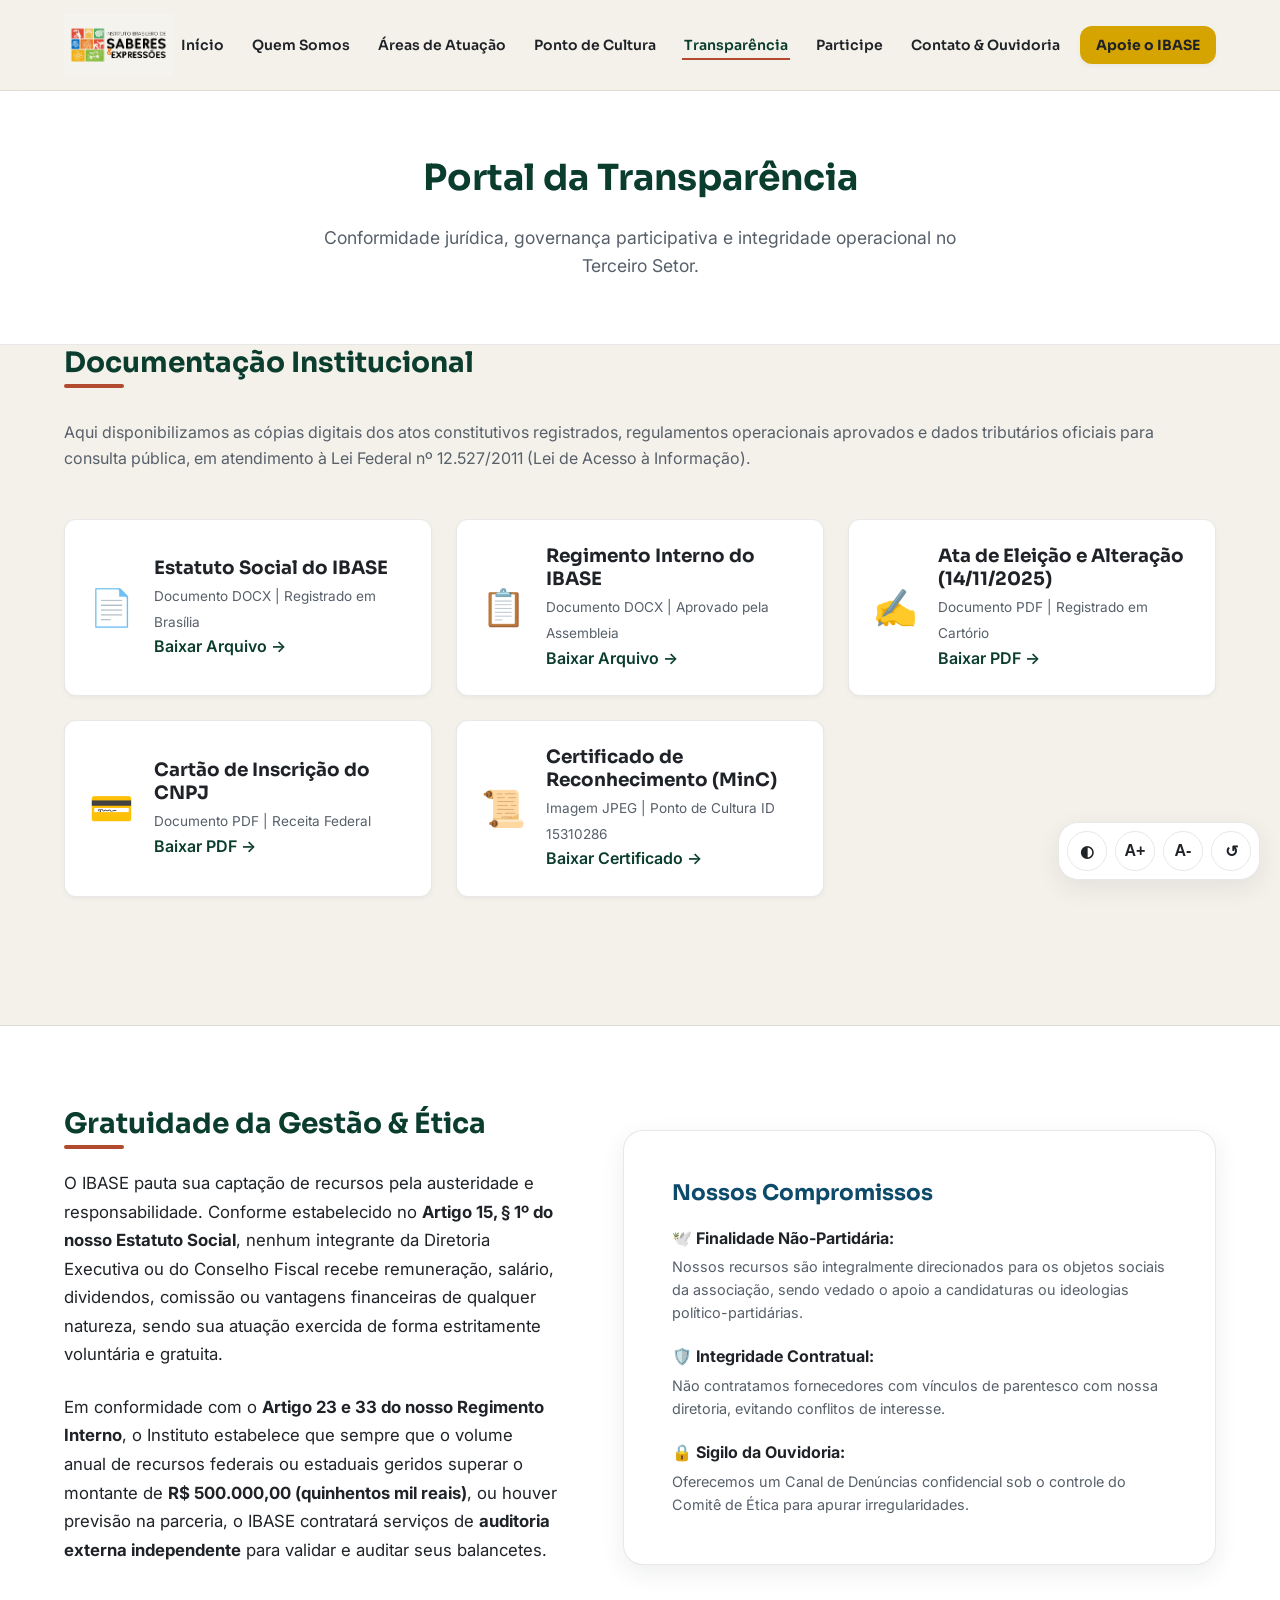
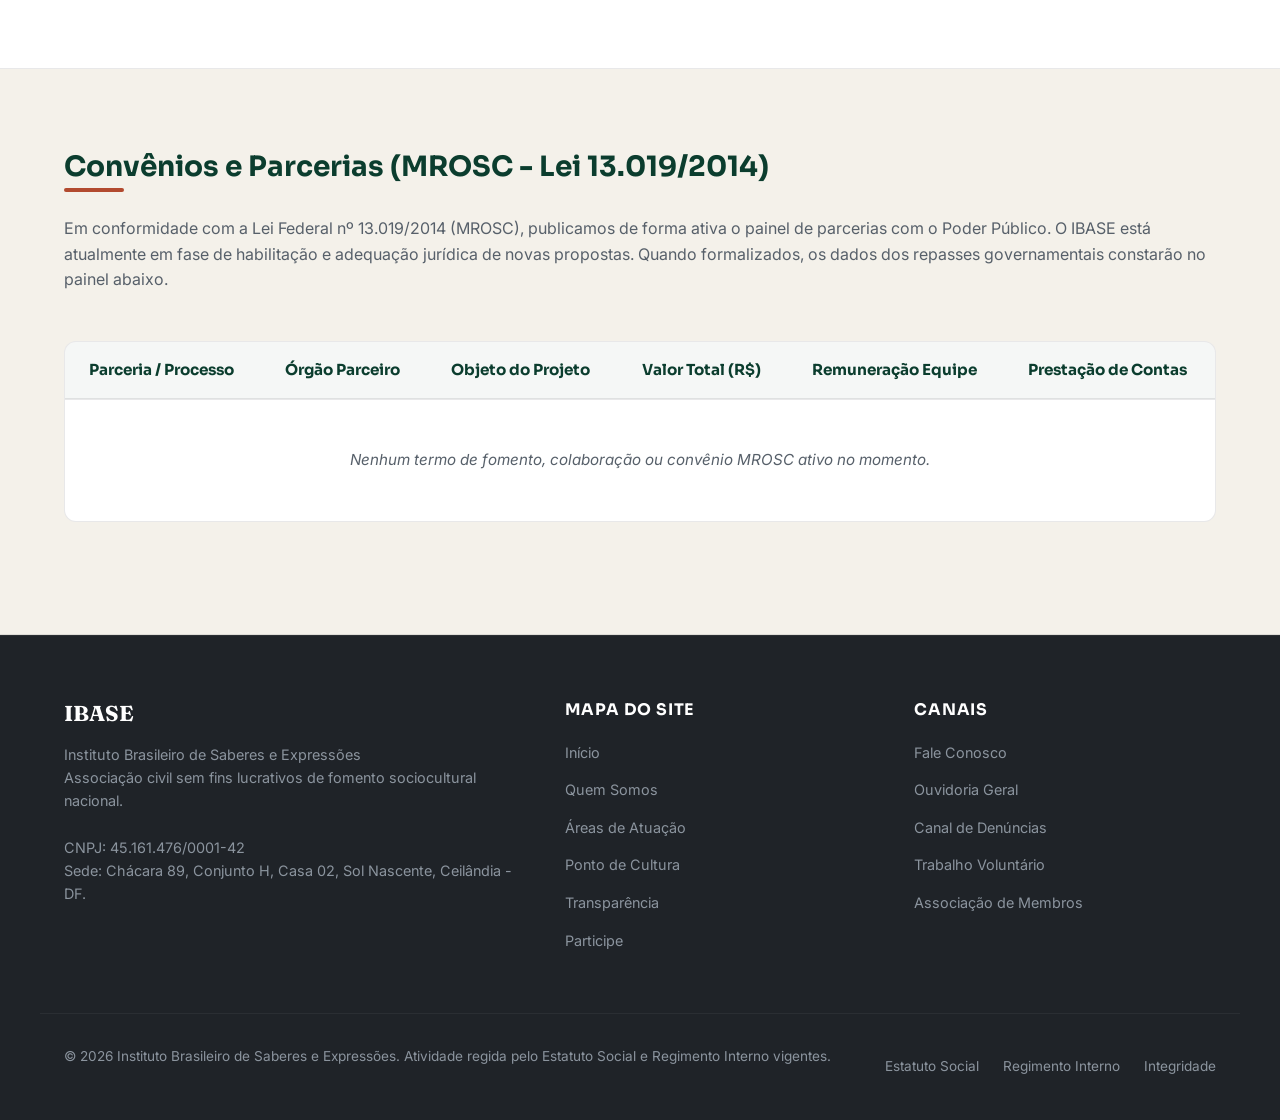
<file: transparencia.html>
﻿<!DOCTYPE html>
<html lang="pt-BR">
<head>
    <!-- Google tag (gtag.js) -->
    <script async src="https://www.googletagmanager.com/gtag/js?id=G-KM2JN2SDC1"></script>
    <script>
      window.dataLayer = window.dataLayer || [];
      function gtag(){dataLayer.push(arguments);}
      gtag('js', new Date());

      gtag('config', 'G-KM2JN2SDC1');
    </script>

    <meta charset="UTF-8">
    <meta name="viewport" content="width=device-width, initial-scale=1.0">
    <title>Portal da Transparência | IBASE</title>
    
    <!-- SEO Meta Tags -->
    <meta name="description" content="Portal de Transparência do IBASE. Acesse o Estatuto Social, Regimento Interno, Atas de Eleição e dados sobre convênios e parcerias públicas (MROSC).">
    <meta name="keywords" content="Transparência Terceiro Setor, MROSC Lei 13019, Estatuto IBASE PDF, Regimento Interno IBASE, Contas Públicas ONG, Integridade">
    <meta name="author" content="Instituto Brasileiro de Saberes e Expressões">
    
    <!-- Open Graph / Facebook -->
    <meta property="og:type" content="website">
    <meta property="og:url" content="https://saberexpressoes.org/transparencia.html">
    <meta property="og:title" content="Portal da Transparência | IBASE">
    <meta property="og:description" content="Portal de Transparência do IBASE. Acesse o Estatuto Social, Regimento Interno, Atas de Eleição e dados sobre convênios e parcerias públicas (MROSC).">
    <meta property="og:image" content="https://saberexpressoes.org/img/logo_page_7.png">
    
    <link rel="canonical" href="https://saberexpressoes.org/transparencia.html">
    
    <!-- Stylesheets -->
    <link rel="stylesheet" href="css/style.css">
</head>
<body>
    <!-- Link de Acessibilidade -->
    <a href="#content" class="skip-link">
        Pular para o conteúdo principal
    </a>

    <!-- Cabeçalho Principal -->
    <header class="header-wrapper">
        <div class="container header-container">
            <a href="index.html" class="logo-link" aria-label="IBASE - Página Inicial">
                <img src="img/logo_page_7.png" alt="Logotipo do Instituto Brasileiro de Saberes e Expressões" class="logo-img">
            </a>
            
            <button class="mobile-toggle" aria-label="Abrir menu de navegação" aria-expanded="false" aria-controls="primary-nav">
                <span></span>
                <span></span>
                <span></span>
            </button>
            
            <nav id="primary-nav" aria-label="Navegação Principal">
                <ul class="nav-menu">
                    <li><a href="index.html" class="nav-link">Início</a></li>
                    <li><a href="quem-somos.html" class="nav-link">Quem Somos</a></li>
                    <li><a href="areas-atuacao.html" class="nav-link">Áreas de Atuação</a></li>
                    <li><a href="ponto-cultura.html" class="nav-link">Ponto de Cultura</a></li>
                    <li><a href="transparencia.html" class="nav-link active" aria-current="page">Transparência</a></li>
                    <li><a href="participe.html" class="nav-link">Participe</a></li>
                    <li><a href="contato.html" class="nav-link">Contato & Ouvidoria</a></li>
                    <li><a href="participe.html#apoie-direto" class="nav-link nav-btn nav-btn-accent">Apoie o IBASE</a></li>
                </ul>
            </nav>
        </div>
    </header>

    <!-- Conteúdo Principal -->
    <main id="content">
        
        <!-- Cabeçalho da Página -->
        <section class="section section-bg-white page-header-section" aria-label="Portal de Transparência">
            <div class="container">
                <div class="section-header">
                    <h1>Portal da Transparência</h1>
                    <p class="section-subtitle">Conformidade jurídica, governança participativa e integridade operacional no Terceiro Setor.</p>
                </div>
            </div>
        </section>

        <!-- Biblioteca de Documentos -->
        <section class="section pt-0" aria-label="Biblioteca de Documentos Oficiais">
            <div class="container">
                <h2 class="mb-2rem" id="documentacao">Documentação Institucional</h2>
                <p class="mb-3rem text-muted">
                    Aqui disponibilizamos as cópias digitais dos atos constitutivos registrados, regulamentos operacionais aprovados e dados tributários oficiais para consulta pública, em atendimento à Lei Federal nº 12.527/2011 (Lei de Acesso à Informação).
                </p>
                <div class="document-list">
                    <!-- Estatuto -->
                    <div class="document-card" id="estatuto">
                        <div class="doc-icon" aria-hidden="true">📄</div>
                        <div class="doc-info">
                            <h3>Estatuto Social do IBASE</h3>
                            <span class="doc-meta">Documento DOCX | Registrado em Brasília</span><br>
                            <a href="docs/Estatuto_IBSXP.docx" download>Baixar Arquivo &rarr;</a>
                        </div>
                    </div>
                    
                    <!-- Regimento Interno -->
                    <div class="document-card" id="regimento">
                        <div class="doc-icon" aria-hidden="true">📋</div>
                        <div class="doc-info">
                            <h3>Regimento Interno do IBASE</h3>
                            <span class="doc-meta">Documento DOCX | Aprovado pela Assembleia</span><br>
                            <a href="docs/Regimento Interno_IBSXP.docx" download>Baixar Arquivo &rarr;</a>
                        </div>
                    </div>
                    
                    <!-- Ata de Assembleia -->
                    <div class="document-card">
                        <div class="doc-icon" aria-hidden="true">✍️</div>
                        <div class="doc-info">
                            <h3>Ata de Eleição e Alteração (14/11/2025)</h3>
                            <span class="doc-meta">Documento PDF | Registrado em Cartório</span><br>
                            <a href="docs/ISCM ATA REGISTRADO 1.pdf" download>Baixar PDF &rarr;</a>
                        </div>
                    </div>
                    
                    <!-- Cartão CNPJ -->
                    <div class="document-card">
                        <div class="doc-icon" aria-hidden="true">💳</div>
                        <div class="doc-info">
                            <h3>Cartão de Inscrição do CNPJ</h3>
                            <span class="doc-meta">Documento PDF | Receita Federal</span><br>
                            <a href="docs/ISCM CNPJ.pdf" download>Baixar PDF &rarr;</a>
                        </div>
                    </div>
                    
                    <!-- Certificado de Reconhecimento MinC -->
                    <div class="document-card" id="certificado-ponto-cultura">
                        <div class="doc-icon" aria-hidden="true">📜</div>
                        <div class="doc-info">
                            <h3>Certificado de Reconhecimento (MinC)</h3>
                            <span class="doc-meta">Imagem JPEG | Ponto de Cultura ID 15310286</span><br>
                            <a href="img/certificado_ponto_cultura.jpeg" download>Baixar Certificado &rarr;</a>
                        </div>
                    </div>
                </div>
            </div>
        </section>

        <!-- Diretrizes de Integridade e Gratuidade -->
        <section class="section section-bg-white" aria-label="Valores de Integridade">
            <div class="container">
                <div class="history-block">
                    <div class="history-text">
                        <h2>Gratuidade da Gestão & Ética</h2>
                        <p>
                            O IBASE pauta sua captação de recursos pela austeridade e responsabilidade. Conforme estabelecido no <strong>Artigo 15, § 1º do nosso Estatuto Social</strong>, nenhum integrante da Diretoria Executiva ou do Conselho Fiscal recebe remuneração, salário, dividendos, comissão ou vantagens financeiras de qualquer natureza, sendo sua atuação exercida de forma estritamente voluntária e gratuita.
                        </p>
                        <p>
                            Em conformidade com o <strong>Artigo 23 e 33 do nosso Regimento Interno</strong>, o Instituto estabelece que sempre que o volume anual de recursos federais ou estaduais geridos superar o montante de <strong>R$ 500.000,00 (quinhentos mil reais)</strong>, ou houver previsão na parceria, o IBASE contratará serviços de <strong>auditoria externa independente</strong> para validar e auditar seus balancetes.
                        </p>
                    </div>
                    <div class="history-visual">
                        <h3 class="color-blue-petrol">Nossos Compromissos</h3>
                        <ul class="list-unstyled">
                            <li>
                                🕊️ <strong>Finalidade Não-Partidária:</strong>
                                <p>Nossos recursos são integralmente direcionados para os objetos sociais da associação, sendo vedado o apoio a candidaturas ou ideologias político-partidárias.</p>
                            </li>
                            <li>
                                🛡️ <strong>Integridade Contratual:</strong>
                                <p>Não contratamos fornecedores com vínculos de parentesco com nossa diretoria, evitando conflitos de interesse.</p>
                            </li>
                            <li>
                                🔒 <strong>Sigilo da Ouvidoria:</strong>
                                <p>Oferecemos um Canal de Denúncias confidencial sob o controle do Comitê de Ética para apurar irregularidades.</p>
                            </li>
                        </ul>
                    </div>
                </div>
            </div>
        </section>

        <!-- Parcerias MROSC -->
        <section class="section" aria-label="Painel de Parcerias Governamentais">
            <div class="container">
                <h2 class="mb-1-5rem" id="mrosc">Convênios e Parcerias (MROSC - Lei 13.019/2014)</h2>
                <p class="mb-3rem text-muted">
                    Em conformidade com a Lei Federal nº 13.019/2014 (MROSC), publicamos de forma ativa o painel de parcerias com o Poder Público. O IBASE está atualmente em fase de habilitação e adequação jurídica de novas propostas. Quando formalizados, os dados dos repasses governamentais constarão no painel abaixo.
                </p>
                
                <div class="table-responsive">
                    <table>
                        <thead>
                            <tr>
                                <th scope="col">Parceria / Processo</th>
                                <th scope="col">Órgão Parceiro</th>
                                <th scope="col">Objeto do Projeto</th>
                                <th scope="col">Valor Total (R$)</th>
                                <th scope="col">Remuneração Equipe</th>
                                <th scope="col">Prestação de Contas</th>
                            </tr>
                        </thead>
                        <tbody>
                            <!-- Linha de Estado Vazio -->
                            <tr>
                                <td colspan="6" class="table-empty-state">
                                    Nenhum termo de fomento, colaboração ou convênio MROSC ativo no momento.
                                </td>
                            </tr>
                        </tbody>
                    </table>
                </div>
            </div>
        </section>

    </main>

    <!-- Rodapé -->
    <footer class="footer-wrapper">
        <div class="container footer-grid">
            <div class="footer-brand">
                <h3>IBASE</h3>
                <p class="footer-text-spacing">
                    Instituto Brasileiro de Saberes e Expressões<br>
                    Associação civil sem fins lucrativos de fomento sociocultural nacional.
                </p>
                <p class="footer-meta-text">
                    CNPJ: 45.161.476/0001-42<br>
                    Sede: Chácara 89, Conjunto H, Casa 02, Sol Nascente, Ceilândia - DF.
                </p>
            </div>
            
            <div class="footer-links">
                <h4>Mapa do Site</h4>
                <ul>
                    <li><a href="index.html">Início</a></li>
                    <li><a href="quem-somos.html">Quem Somos</a></li>
                    <li><a href="areas-atuacao.html">Áreas de Atuação</a></li>
                    <li><a href="ponto-cultura.html">Ponto de Cultura</a></li>
                    <li><a href="transparencia.html">Transparência</a></li>
                    <li><a href="participe.html">Participe</a></li>
                </ul>
            </div>
            
            <div class="footer-links">
                <h4>Canais</h4>
                <ul>
                    <li><a href="contato.html">Fale Conosco</a></li>
                    <li><a href="contato.html#ouvidoria">Ouvidoria Geral</a></li>
                    <li><a href="contato.html#denuncia">Canal de Denúncias</a></li>
                    <li><a href="participe.html#voluntario">Trabalho Voluntário</a></li>
                    <li><a href="participe.html#associado">Associação de Membros</a></li>
                </ul>
            </div>
        </div>
        
        <div class="container footer-bottom">
            <p>&copy; 2026 Instituto Brasileiro de Saberes e Expressões. Atividade regida pelo Estatuto Social e Regimento Interno vigentes.</p>
            <div class="footer-bottom-links">
                <a href="transparencia.html#estatuto">Estatuto Social</a>
                <a href="transparencia.html#regimento">Regimento Interno</a>
                <a href="contato.html#denuncia">Integridade</a>
            </div>
        </div>
    </footer>

    <!-- Painel de Acessibilidade Flutuante -->
    <section class="accessibility-bar" aria-label="Painel de Acessibilidade">
        <button id="btn-contrast" class="accessibility-btn" title="Alternar Alto Contraste" aria-label="Alternar Alto Contraste">◐</button>
        <button id="btn-text-plus" class="accessibility-btn" title="Aumentar Fonte" aria-label="Aumentar tamanho do texto">A+</button>
        <button id="btn-text-minus" class="accessibility-btn" title="Diminuir Fonte" aria-label="Diminuir tamanho do texto">A-</button>
        <button id="btn-reset" class="accessibility-btn" title="Redefinir Acessibilidade" aria-label="Redefinir para configurações padrão">↺</button>
    </section>

    <!-- Elemento para anúncios do leitor de tela -->
    <div id="accessibility-announcer" class="sr-only" aria-live="polite"></div>

    <!-- Scripts -->
    <script src="js/main.js"></script>
</body>
</html>
</file>
<file: css/style.css>
﻿/* 
   IBASE - Instituto Brasileiro de Saberes e Expressões
   Core Stylesheet - Versão v1.0 (Design 2030)
   Desenvolvido com foco em Desempenho, Acessibilidade (WCAG AA) e Usabilidade.
*/

@import url('https://fonts.googleapis.com/css2?family=Inter:wght@300;400;500;600;700&family=Sora:wght@400;600;700;800&family=Fraunces:ital,opsz,wght@0,9..144,400;0,9..144,600;0,9..144,700;1,9..144,400&display=swap');

/* --- Design Tokens / Variables --- */
:root {
    /* Cores Primárias */
    --color-green-deep: #0B3D2E;
    --color-graphite: #1F2328;
    --color-off-white: #F4F1EA;
    --color-white: #FFFFFF;
    
    /* Cores Secundárias */
    --color-blue-petrol: #0E4A6B;
    --color-terracotta: #B24A2F;
    --color-yellow-cerrado: #D6A400;
    --color-plum: #4B2E5A;
    
    /* Cores de Acessibilidade / Feedback */
    --color-error: #D32F2F;
    --color-success: #2E7D32;
    --color-info: #0288D1;
    
    /* Variáveis do Tema Ativo (Light por padrão) */
    --bg-main: var(--color-off-white);
    --bg-card: var(--color-white);
    --text-main: var(--color-graphite);
    --text-muted: #57606A;
    --text-light: var(--color-white);
    --primary: var(--color-green-deep);
    --primary-hover: #07291F;
    --border-color: rgba(31, 35, 40, 0.1);
    --shadow-sm: 0 2px 4px rgba(31, 35, 40, 0.04);
    --shadow-md: 0 8px 24px rgba(31, 35, 40, 0.08);
    --shadow-lg: 0 16px 40px rgba(31, 35, 40, 0.12);
    
    /* Fontes */
    --font-heading: 'Sora', sans-serif;
    --font-body: 'Inter', sans-serif;
    --font-serif: 'Fraunces', serif;
    
    /* Outros */
    --radius-sm: 6px;
    --radius-md: 12px;
    --radius-lg: 20px;
    --transition: all 0.3s cubic-bezier(0.25, 0.8, 0.25, 1);
    --font-scale: 1;
}

/* --- Tema de Alto Contraste (Acessibilidade) --- */
body.high-contrast {
    --bg-main: #070a09; /* Neutro escuro matizado com verde da marca */
    --bg-card: #121816;
    --text-main: #FFFFFF;
    --text-muted: #B5C2BD;
    --text-light: #070a09;
    --primary: #FFFF00; /* Amarelo de alto contraste */
    --primary-hover: #FFFF80;
    --border-color: #FFFFFF;
    --shadow-sm: none;
    --shadow-md: none;
    --shadow-lg: none;
    --color-blue-petrol: #00FFFF;
    --color-terracotta: #FF8080;
    --color-yellow-cerrado: #FFFF00;
    --color-plum: #FF00FF;
}

body.high-contrast * {
    background-image: none !important;
}

/* --- Base & Reset --- */
*, *::before, *::after {
    box-sizing: border-box;
    margin: 0;
    padding: 0;
}

html {
    scroll-behavior: smooth;
    font-size: calc(16px * var(--font-scale));
}

body {
    font-family: var(--font-body);
    background-color: var(--bg-main);
    color: var(--text-main);
    line-height: 1.6;
    overflow-x: hidden;
    transition: background-color 0.3s ease, color 0.3s ease;
}

h1, h2, h3, h4, h5, h6 {
    font-family: var(--font-heading);
    font-weight: 700;
    line-height: 1.25;
    color: var(--primary);
    transition: color 0.3s ease;
}

h1 {
    font-size: 2.25rem;
    margin-bottom: 1.5rem;
}

h2 {
    font-size: 1.75rem;
    margin-bottom: 1.25rem;
    position: relative;
    padding-bottom: 0.5rem;
}

h2::after {
    content: '';
    position: absolute;
    bottom: 0;
    left: 0;
    width: 60px;
    height: 4px;
    background-color: var(--color-terracotta);
    border-radius: 2px;
}

h3 {
    font-size: 1.35rem;
    margin-bottom: 1rem;
}

p {
    margin-bottom: 1.25rem;
}

a {
    color: var(--primary);
    text-decoration: none;
    transition: var(--transition);
}

a:hover {
    color: var(--color-terracotta);
}

img {
    max-width: 100%;
    height: auto;
    display: block;
}

.container {
    width: 100%;
    max-width: 1200px;
    margin: 0 auto;
    padding: 0 1.5rem;
}

/* --- Accessibility Panel (Floating) --- */
.accessibility-bar {
    position: fixed;
    bottom: 20px;
    right: 20px;
    background-color: var(--bg-card);
    border: 1px solid var(--border-color);
    border-radius: var(--radius-lg);
    box-shadow: var(--shadow-md);
    padding: 0.5rem;
    display: flex;
    gap: 0.5rem;
    z-index: 1000;
    transition: var(--transition);
}

.accessibility-btn {
    background: none;
    border: 1px solid var(--border-color);
    border-radius: 50%;
    width: 40px;
    height: 40px;
    display: flex;
    align-items: center;
    justify-content: center;
    cursor: pointer;
    color: var(--text-main);
    font-size: 1rem;
    font-weight: bold;
    transition: var(--transition);
}

.accessibility-btn:hover, .accessibility-btn:focus {
    background-color: var(--primary);
    color: var(--text-light);
    border-color: var(--primary);
    outline: none;
}

/* --- Header / Navigation --- */
.header-wrapper {
    position: sticky;
    top: 0;
    background-color: rgba(244, 241, 234, 0.85); /* Fundo off-white translúcido */
    backdrop-filter: blur(12px);
    -webkit-backdrop-filter: blur(12px);
    border-bottom: 1px solid var(--border-color);
    z-index: 100;
    transition: var(--transition);
}

body.high-contrast .header-wrapper {
    background-color: #070a09;
    border-bottom: 1px solid #FFFFFF;
}

.header-container {
    display: flex;
    justify-content: space-between;
    align-items: center;
    height: 90px;
}

.logo-link {
    display: flex;
    align-items: center;
    height: 70px;
}

.logo-img {
    height: 70px;
    width: auto;
    object-fit: contain;
    mix-blend-mode: multiply; /* Faz o fundo branco do logo mesclar com o off-white */
    transition: var(--transition);
}

body.high-contrast .logo-img {
    filter: invert(1) hue-rotate(180deg); /* Inverte cores para fundo preto no alto contraste */
    mix-blend-mode: normal;
}

.nav-menu {
    display: flex;
    list-style: none;
    gap: 0.75rem;
    align-items: center;
}

.nav-link {
    font-family: var(--font-heading);
    font-weight: 600;
    font-size: 0.875rem;
    color: var(--text-main);
    padding: 0.5rem 0.5rem;
    border-radius: var(--radius-sm);
    position: relative;
    white-space: nowrap;
}

.nav-link::after {
    content: '';
    position: absolute;
    bottom: 2px;
    left: 50%;
    transform: translateX(-50%) scaleX(0);
    width: calc(100% - 12px);
    height: 2px;
    background-color: var(--color-terracotta);
    transition: transform 0.3s cubic-bezier(0.25, 0.8, 0.25, 1);
    transform-origin: center;
}

.nav-link:hover::after, .nav-link.active::after {
    transform: translateX(-50%) scaleX(1);
}

.nav-link:hover {
    color: var(--color-terracotta);
}

.nav-link.active {
    color: var(--primary);
}

.nav-btn {
    display: inline-block;
    white-space: nowrap;
    background-color: var(--primary);
    color: var(--text-light) !important;
    border-radius: var(--radius-md) !important;
    padding: 0.5rem 1rem;
    font-weight: bold;
    box-shadow: var(--shadow-sm);
}

.nav-btn::after {
    display: none;
}

.nav-btn:hover {
    background-color: var(--primary-hover);
    transform: translateY(-2px);
    box-shadow: var(--shadow-md);
}

/* Mobile Toggle */
.mobile-toggle {
    display: none;
    background: none;
    border: none;
    cursor: pointer;
    padding: 0.5rem;
    z-index: 101;
}

.mobile-toggle span {
    display: block;
    width: 25px;
    height: 3px;
    background-color: var(--text-main);
    margin: 5px 0;
    transition: var(--transition);
}

/* --- Hero Section --- */
.hero-section {
    padding: 6rem 0 5rem 0;
    position: relative;
    overflow: hidden;
}

.hero-grid {
    display: grid;
    grid-template-columns: 1fr 1fr;
    gap: 4rem;
    align-items: center;
}

.hero-content h1 {
    font-family: var(--font-serif);
    font-size: 3.5rem;
    font-weight: 700;
    color: var(--color-green-deep);
    line-height: 1.15;
    margin-bottom: 1.5rem;
}

.hero-subtitle {
    font-size: 1.15rem;
    color: var(--text-muted);
    margin-bottom: 2.5rem;
}

.hero-btns {
    display: flex;
    gap: 1rem;
}

.btn {
    display: inline-block;
    padding: 0.85rem 2rem;
    font-family: var(--font-heading);
    font-weight: 700;
    font-size: 1rem;
    border-radius: var(--radius-md);
    cursor: pointer;
    transition: var(--transition);
    border: 2px solid transparent;
    text-align: center;
}

.btn-primary {
    background-color: var(--primary);
    color: var(--text-light);
}

.btn-primary:hover {
    background-color: var(--primary-hover);
    transform: translateY(-2px);
}

.btn-secondary {
    background-color: transparent;
    border-color: var(--primary);
    color: var(--primary);
}

.btn-secondary:hover {
    background-color: rgba(11, 61, 46, 0.05);
    transform: translateY(-2px);
}

.hero-visual {
    position: relative;
    display: flex;
    justify-content: center;
    align-items: center;
}

.logo-display-card {
    background-color: var(--bg-card);
    border: 1px solid var(--border-color);
    border-radius: var(--radius-lg);
    box-shadow: var(--shadow-lg);
    padding: 2rem;
    max-width: 500px;
    width: 100%;
    transform: rotate(1deg);
    transition: var(--transition);
}

.logo-display-card:hover {
    transform: rotate(0) scale(1.02);
}

.logo-display-card img {
    width: 100%;
    height: auto;
    object-fit: contain;
    mix-blend-mode: multiply;
}

body.high-contrast .logo-display-card img {
    filter: invert(1) hue-rotate(180deg);
    mix-blend-mode: normal;
}

/* --- Section Layouts --- */
.section {
    padding: 5rem 0;
    border-bottom: 1px solid var(--border-color);
}

.section-bg-white {
    background-color: var(--color-white);
}

body.high-contrast .section-bg-white {
    background-color: #121212;
}

.section-header {
    text-align: center;
    max-width: 700px;
    margin: 0 auto 4rem auto;
}

.section-header h2 {
    display: inline-block;
    padding-bottom: 1rem;
    margin-bottom: 1rem;
}

.section-header h2::after {
    left: 50%;
    transform: translateX(-50%);
    width: 80px;
}

.section-subtitle {
    font-size: 1.1rem;
    color: var(--text-muted);
}

/* --- Cards Grid & Styles --- */
.cards-grid {
    display: grid;
    grid-template-columns: repeat(auto-fit, minmax(320px, 1fr));
    gap: 2rem;
}

.card {
    background-color: var(--bg-card);
    border: 1px solid var(--border-color);
    border-radius: var(--radius-md);
    padding: 2.5rem;
    box-shadow: var(--shadow-sm);
    transition: var(--transition);
    position: relative;
    overflow: hidden;
}

.card::before {
    content: '';
    position: absolute;
    top: 0;
    left: 0;
    width: 100%;
    height: 5px;
    background-color: var(--color-blue-petrol);
}

.card:nth-child(2)::before {
    background-color: var(--color-terracotta);
}

.card:nth-child(3)::before {
    background-color: var(--color-yellow-cerrado);
}

.card:nth-child(4)::before {
    background-color: var(--color-plum);
}

.card:hover {
    transform: translateY(-5px);
    box-shadow: var(--shadow-lg);
    border-color: rgba(31, 35, 40, 0.2);
}

.card-icon {
    font-size: 2.5rem;
    margin-bottom: 1.5rem;
}

.card h3 {
    color: var(--text-main);
    font-weight: 700;
}

/* --- Manifesto Feature --- */
.manifesto-box {
    background-color: var(--color-green-deep);
    color: var(--color-off-white);
    border-radius: var(--radius-lg);
    padding: 4rem;
    position: relative;
    overflow: hidden;
    box-shadow: var(--shadow-lg);
}

body.high-contrast .manifesto-box {
    background-color: #121212;
    border: 2px solid #FFFFFF;
}

.manifesto-box h2 {
    color: var(--color-off-white);
    font-family: var(--font-serif);
    font-size: 2.25rem;
    margin-bottom: 2rem;
}

body.high-contrast .manifesto-box h2 {
    color: #FFFF00;
}

.manifesto-box h2::after {
    background-color: var(--color-yellow-cerrado);
}

.manifesto-text {
    font-size: 1.25rem;
    line-height: 1.8;
    font-style: italic;
    font-family: var(--font-serif);
}

/* --- History Timeline & Visuals --- */
.history-block {
    display: grid;
    grid-template-columns: 1fr 1.2fr;
    gap: 4rem;
    align-items: center;
}

.history-text {
    font-size: 1.05rem;
}

.history-text p {
    margin-bottom: 1.5rem;
}

.history-visual {
    background-color: var(--color-white);
    border: 1px solid var(--border-color);
    border-radius: var(--radius-lg);
    padding: 3rem;
    box-shadow: var(--shadow-md);
}

body.high-contrast .history-visual {
    background-color: #121212;
    border: 1px solid #FFFFFF;
}

.timeline {
    position: relative;
    padding-left: 2rem;
}

.timeline::before {
    content: '';
    position: absolute;
    left: 0;
    top: 5px;
    bottom: 0;
    width: 3px;
    background-color: var(--color-green-deep);
}

body.high-contrast .timeline::before {
    background-color: #FFFF00;
}

.timeline-item {
    position: relative;
    margin-bottom: 2.5rem;
}

.timeline-item:last-child {
    margin-bottom: 0;
}

.timeline-item::before {
    content: '';
    position: absolute;
    left: calc(-2rem - 9px);
    top: 5px;
    width: 15px;
    height: 15px;
    border-radius: 50%;
    background-color: var(--color-terracotta);
    border: 3px solid var(--color-white);
    box-shadow: var(--shadow-sm);
}

body.high-contrast .timeline-item::before {
    background-color: #FFFF00;
    border-color: #000000;
}

.timeline-year {
    font-family: var(--font-heading);
    font-weight: 800;
    font-size: 1.25rem;
    color: var(--color-terracotta);
    margin-bottom: 0.25rem;
}

body.high-contrast .timeline-year {
    color: #FFFF00;
}

.timeline-title {
    font-weight: 700;
    font-size: 1.15rem;
    margin-bottom: 0.5rem;
}

/* --- Team Layout --- */
.team-grid {
    display: grid;
    grid-template-columns: repeat(auto-fit, minmax(260px, 1fr));
    gap: 2rem;
}

.team-card {
    background-color: var(--bg-card);
    border: 1px solid var(--border-color);
    border-radius: var(--radius-md);
    padding: 2rem;
    text-align: center;
    box-shadow: var(--shadow-sm);
}

.team-avatar {
    width: 90px;
    height: 90px;
    border-radius: 50%;
    background-color: var(--color-green-deep);
    color: var(--color-white);
    display: flex;
    align-items: center;
    justify-content: center;
    font-size: 2rem;
    font-family: var(--font-heading);
    font-weight: 700;
    margin: 0 auto 1.5rem auto;
}

.team-card h3 {
    margin-bottom: 0.25rem;
    font-size: 1.2rem;
}

.team-role {
    font-size: 0.9rem;
    color: var(--text-muted);
    font-weight: 600;
    text-transform: uppercase;
    letter-spacing: 0.05em;
}

/* --- Interactive Diagram (Logo 8 Boxes) --- */
.diagram-grid {
    display: grid;
    grid-template-columns: repeat(4, 1fr);
    gap: 1.5rem;
    margin-bottom: 3rem;
}

.diagram-item {
    background-color: var(--bg-card);
    border: 1px solid var(--border-color);
    border-radius: var(--radius-md);
    padding: 1.5rem;
    text-align: center;
    box-shadow: var(--shadow-sm);
    cursor: pointer;
    transition: var(--transition);
}

.diagram-item:hover, .diagram-item.active {
    transform: translateY(-5px);
    box-shadow: var(--shadow-lg);
}

.diagram-icon-container {
    width: 60px;
    height: 60px;
    border-radius: var(--radius-sm);
    display: flex;
    align-items: center;
    justify-content: center;
    margin: 0 auto 1rem auto;
    font-size: 1.75rem;
    color: var(--color-white);
    font-weight: bold;
}

/* Cores específicas para cada caixa baseada no logo */
.bg-tucano { background-color: var(--color-terracotta); }
.bg-chapeu { background-color: var(--color-yellow-cerrado); }
.bg-sanfona { background-color: var(--color-green-deep); }
.bg-livros { background-color: var(--color-blue-petrol); }
.bg-periferia { background-color: #E65100; /* Laranja cerrado */ }
.bg-capoeira { background-color: #C62828; /* Vermelho escuro */ }
.bg-atomo { background-color: #FBC02D; /* Amarelo escuro */ }
.bg-radio { background-color: #558B2F; /* Verde claro */ }

.diagram-item h3 {
    font-size: 1rem;
    margin-bottom: 0.5rem;
    color: var(--text-main);
}

.diagram-item-subtitle {
    font-size: 0.8rem;
    color: var(--text-muted);
}

.diagram-details-box {
    background-color: var(--bg-card);
    border: 1px solid var(--border-color);
    border-radius: var(--radius-md);
    padding: 2.5rem;
    box-shadow: var(--shadow-md);
    min-height: 180px;
    display: flex;
    flex-direction: column;
    justify-content: center;
}

.diagram-details-header {
    display: flex;
    align-items: center;
    gap: 1.5rem;
    margin-bottom: 1rem;
}

.diagram-details-icon {
    margin: 0 !important;
}

.diagram-details-title {
    margin: 0;
    font-size: 1.3rem;
}

.diagram-details-text {
    margin: 0;
    font-size: 1.05rem;
    line-height: 1.6;
}

/* --- Accordion (Áreas de Atuação) --- */
.accordion {
    max-width: 800px;
    margin: 0 auto;
}

.accordion-item {
    border: 1px solid var(--border-color);
    background-color: var(--bg-card);
    border-radius: var(--radius-md);
    margin-bottom: 1rem;
    overflow: hidden;
}

.accordion-header {
    width: 100%;
    background: none;
    border: none;
    padding: 1.5rem;
    display: flex;
    justify-content: space-between;
    align-items: center;
    text-align: left;
    cursor: pointer;
    font-family: var(--font-heading);
    font-weight: 700;
    font-size: 1.15rem;
    color: var(--primary);
    transition: var(--transition);
}

.accordion-header:hover, .accordion-header:focus {
    background-color: rgba(11, 61, 46, 0.03);
    outline: none;
}

.accordion-icon {
    font-size: 1.25rem;
    transition: transform 0.3s ease;
}

.accordion-item.active .accordion-icon {
    transform: rotate(45deg);
}

.accordion-content {
    display: grid;
    grid-template-rows: 0fr;
    transition: grid-template-rows 0.3s cubic-bezier(0.25, 0.8, 0.25, 1);
    overflow: hidden;
}

.accordion-item.active .accordion-content {
    grid-template-rows: 1fr;
    border-top: 1px solid var(--border-color);
}

.accordion-content-inner {
    min-height: 0;
    padding: 1.5rem;
}

.accordion-content ul {
    list-style-position: inside;
    margin-top: 1rem;
}

.accordion-content li {
    margin-bottom: 0.75rem;
}

/* --- Forms & Inputs --- */
.form-container {
    max-width: 600px;
    margin: 0 auto;
    background-color: var(--bg-card);
    border: 1px solid var(--border-color);
    border-radius: var(--radius-lg);
    padding: 3rem;
    box-shadow: var(--shadow-md);
}

.form-group {
    margin-bottom: 1.5rem;
}

.form-group label {
    display: block;
    font-family: var(--font-heading);
    font-weight: 600;
    font-size: 0.9rem;
    margin-bottom: 0.5rem;
}

.form-control {
    width: 100%;
    padding: 0.75rem 1rem;
    font-family: var(--font-body);
    font-size: 1rem;
    background-color: var(--bg-main);
    border: 1px solid var(--border-color);
    border-radius: var(--radius-sm);
    color: var(--text-main);
    transition: var(--transition);
}

.form-control:focus {
    border-color: var(--primary);
    outline: none;
    box-shadow: 0 0 0 3px rgba(11, 61, 46, 0.1);
}

textarea.form-control {
    resize: vertical;
    min-height: 120px;
}

.form-check {
    display: flex;
    align-items: flex-start;
    gap: 0.75rem;
    cursor: pointer;
}

.form-check input {
    margin-top: 0.25rem;
}

.form-feedback {
    display: none;
    padding: 1rem;
    border-radius: var(--radius-sm);
    margin-bottom: 1.5rem;
    font-weight: 600;
}

.form-feedback.success {
    display: block;
    background-color: rgba(46, 125, 50, 0.1);
    color: var(--color-success);
    border: 1px solid var(--color-success);
}

.form-feedback.error {
    display: block;
    background-color: rgba(211, 47, 47, 0.1);
    color: var(--color-error);
    border: 1px solid var(--color-error);
}

/* --- Document Library & Tables --- */
.document-list {
    display: grid;
    grid-template-columns: repeat(auto-fit, minmax(280px, 1fr));
    gap: 1.5rem;
    margin-bottom: 3rem;
}

.document-card {
    background-color: var(--bg-card);
    border: 1px solid var(--border-color);
    border-radius: var(--radius-md);
    padding: 1.5rem;
    display: flex;
    align-items: center;
    gap: 1.25rem;
    box-shadow: var(--shadow-sm);
    transition: var(--transition);
}

.document-card:hover {
    transform: translateY(-3px);
    box-shadow: var(--shadow-md);
}

.doc-icon {
    font-size: 2.25rem;
    color: var(--color-terracotta);
}

.doc-info h3, .doc-info h4 {
    font-size: 1.15rem;
    margin-bottom: 0.25rem;
    color: var(--text-main);
}

.doc-meta {
    font-size: 0.85rem;
    color: var(--text-muted);
}

/* Responsive Table */
.table-responsive {
    width: 100%;
    overflow-x: auto;
    border: 1px solid var(--border-color);
    border-radius: var(--radius-md);
    background-color: var(--bg-card);
    margin-bottom: 2rem;
}

table {
    width: 100%;
    border-collapse: collapse;
    text-align: left;
    font-size: 0.95rem;
}

th {
    background-color: rgba(11, 61, 46, 0.04);
    color: var(--primary);
    font-family: var(--font-heading);
    font-weight: 700;
    padding: 1rem 1.5rem;
    border-bottom: 2px solid var(--border-color);
}

td {
    padding: 1rem 1.5rem;
    border-bottom: 1px solid var(--border-color);
}

tr:last-child td {
    border-bottom: none;
}

body.high-contrast th {
    background-color: #222;
    border-bottom: 2px solid #FFF;
}

/* --- Contact & Footer --- */
.contact-grid {
    display: grid;
    grid-template-columns: 1fr 1.2fr;
    gap: 4rem;
}

.contact-info h3 {
    margin-bottom: 1.5rem;
}

.contact-list {
    list-style: none;
    margin-bottom: 2.5rem;
}

.contact-item {
    display: flex;
    align-items: flex-start;
    gap: 1rem;
    margin-bottom: 1.5rem;
}

.contact-icon {
    font-size: 1.25rem;
    color: var(--color-terracotta);
    margin-top: 0.15rem;
}

.footer-wrapper {
    background-color: var(--color-graphite);
    color: #8B949E;
    padding: 4rem 0 2rem 0;
    border-top: 1px solid rgba(255, 255, 255, 0.05);
}

body.high-contrast .footer-wrapper {
    background-color: #070a09;
    border-top: 2px solid #FFFFFF;
}

.footer-grid {
    display: grid;
    grid-template-columns: 1.5fr 1fr 1fr;
    gap: 3rem;
    margin-bottom: 3rem;
}

.footer-brand h3 {
    color: var(--color-white);
    font-family: var(--font-serif);
    margin-bottom: 1rem;
}

body.high-contrast .footer-brand h3 {
    color: #FFFF00;
}

.footer-brand p {
    font-size: 0.9rem;
    line-height: 1.6;
}

.footer-links h4 {
    color: var(--color-white);
    font-size: 1rem;
    margin-bottom: 1.25rem;
    text-transform: uppercase;
    letter-spacing: 0.05em;
}

body.high-contrast .footer-links h4 {
    color: #FFFF00;
}

.footer-links ul {
    list-style: none;
}

.footer-links li {
    margin-bottom: 0.75rem;
}

.footer-links a {
    color: #8B949E;
    font-size: 0.9rem;
}

.footer-links a:hover {
    color: var(--color-white);
}

.footer-bottom {
    border-top: 1px solid rgba(255, 255, 255, 0.05);
    padding-top: 2rem;
    display: flex;
    justify-content: space-between;
    align-items: center;
    flex-wrap: wrap;
    gap: 1rem;
    font-size: 0.85rem;
}

.footer-bottom p {
    color: #8B949E;
}

.footer-bottom-links {
    display: flex;
    gap: 1.5rem;
}

.footer-bottom-links a {
    color: #8B949E;
    transition: var(--transition);
}

.footer-bottom-links a:hover {
    color: var(--color-white);
}

/* --- Responsive Media Queries --- */
@media (max-width: 992px) {
    .hero-grid {
        grid-template-columns: 1fr;
        gap: 3rem;
        text-align: center;
    }
    
    .hero-content h1 {
        font-size: 3rem;
    }
    
    .hero-btns {
        justify-content: center;
    }
    
    .history-block {
        grid-template-columns: 1fr;
        gap: 3rem;
    }
    
    .contact-grid {
        grid-template-columns: 1fr;
        gap: 3rem;
    }
    
    .diagram-grid {
        grid-template-columns: repeat(2, 1fr);
    }
}

@media (max-width: 768px) {
    .header-container {
        height: 75px;
    }
    
    .logo-img {
        height: 50px;
    }
    
    .mobile-toggle {
        display: block;
    }
    
    .nav-menu {
        position: fixed;
        top: 75px;
        left: -100%;
        width: 100%;
        height: calc(100vh - 75px);
        background-color: var(--bg-main);
        flex-direction: column;
        align-items: center;
        justify-content: flex-start;
        padding-top: 3rem;
        gap: 2rem;
        transition: var(--transition);
        border-top: 1px solid var(--border-color);
        box-shadow: var(--shadow-lg);
    }
    
    .nav-menu.open {
        left: 0;
    }
    
    .hero-content h1 {
        font-size: 2.5rem;
    }
    
    .manifesto-box {
        padding: 2.5rem;
    }
    
    .footer-grid {
        grid-template-columns: 1fr;
        gap: 2rem;
    }
    
    .footer-bottom {
        flex-direction: column;
        text-align: center;
    }
}

@media (max-width: 480px) {
    .diagram-grid {
        grid-template-columns: 1fr;
    }
    
    .hero-btns {
        flex-direction: column;
        width: 100%;
    }
    
    .btn {
        width: 100%;
    }
    
    .form-container {
        padding: 1.5rem;
    }
}

/* --- Card Overlays --- */
.card-overlay-title {
    font-family: var(--font-heading);
    font-weight: 700;
    font-size: 1.25rem;
    color: var(--color-white) !important;
    margin-bottom: 0.25rem;
}

.card-overlay-text {
    font-family: var(--font-body);
    font-size: 0.85rem;
    margin: 0;
    color: #CCCCCC;
}

.font-serif-accent {
    font-family: var(--font-serif);
}

/* --- Page Header Section --- */
.page-header-section {
    padding: 4rem 0 2rem 0;
}

.page-header-section .section-header {
    margin-bottom: 2rem;
}

/* --- Form Group Half --- */
.form-group-half {
    display: grid;
    grid-template-columns: 1fr 1fr;
    gap: 1rem;
}

@media (max-width: 480px) {
    .form-group-half {
        grid-template-columns: 1fr;
    }
}

/* --- Navigation Button Accent --- */
.nav-btn-accent {
    background-color: var(--color-yellow-cerrado) !important;
    color: var(--color-graphite) !important;
}

.nav-btn-accent:hover {
    background-color: #c29500 !important;
    transform: translateY(-2px);
    box-shadow: var(--shadow-md);
}

/* --- Participe Cards Grid Accent --- */
.margin-bottom-lg {
    margin-bottom: 4rem;
}

.participe-card {
    padding: 2rem !important;
}

.participe-card-accent {
    background-color: var(--color-green-deep) !important;
    border-color: var(--color-yellow-cerrado) !important;
    color: var(--color-white) !important;
}

.participe-card-accent h3 {
    color: var(--color-yellow-cerrado) !important;
}

.participe-card-accent p {
    color: var(--color-off-white) !important;
}

body.high-contrast .participe-card-accent {
    background-color: #121816 !important;
    border: 2px solid #FFFF00 !important;
}

body.high-contrast .participe-card-accent h3 {
    color: #FFFF00 !important;
}

.card-btn {
    margin-top: 1rem;
    width: 100%;
}

.btn-accent {
    background-color: var(--color-yellow-cerrado) !important;
    color: var(--color-graphite) !important;
    border: none !important;
}

.btn-accent:hover {
    background-color: #c29500 !important;
    transform: translateY(-2px);
}

/* --- Donation Details Box --- */
.manifesto-box h2.donation-title {
    color: var(--color-yellow-cerrado);
    font-size: clamp(1.5rem, 5vw, 2rem);
    margin-bottom: 1.5rem;
}

.donation-intro {
    font-size: 1.1rem;
    line-height: 1.7;
    margin-bottom: 2rem;
}

.donation-email-box {
    background-color: rgba(255, 255, 255, 0.1);
    border-radius: var(--radius-md);
    padding: 1.5rem;
    text-align: center;
    margin-bottom: 2rem;
}

.donation-email-text {
    font-family: var(--font-heading);
    font-size: clamp(1.1rem, 4.5vw, 1.5rem);
    font-weight: bold;
    color: var(--color-yellow-cerrado);
    word-break: break-all;
    display: inline-block;
}

.donation-note {
    font-size: 0.95rem;
    line-height: 1.6;
    margin: 0;
    color: rgba(244, 241, 234, 0.8);
}

/* --- Actuation Areas List --- */
.actuation-list {
    list-style: none;
    padding: 0;
}

.actuation-list li {
    margin-bottom: 1rem;
    padding-bottom: 1rem;
    border-bottom: 1px solid var(--border-color);
}

.actuation-list li:last-child {
    border-bottom: none;
    margin-bottom: 0;
    padding-bottom: 0;
}

.actuation-list li strong.area-num {
    color: var(--color-terracotta);
}

/* --- Footer Brand text helpers --- */
.footer-text-spacing {
    margin-bottom: 1.5rem;
}

.footer-meta-text {
    font-size: 0.8rem;
    line-height: 1.5;
}

/* --- General Utility Classes --- */
.pt-0 {
    padding-top: 0 !important;
}

.w-100 {
    width: 100% !important;
}

/* --- Screen Reader Only --- */
.sr-only {
    position: absolute !important;
    width: 1px !important;
    height: 1px !important;
    padding: 0 !important;
    margin: -1px !important;
    overflow: hidden !important;
    clip: rect(0, 0, 0, 0) !important;
    white-space: nowrap !important;
    border: 0 !important;
}

/* --- History Visual Banner (Index Page) --- */
.history-visual-banner {
    padding: 0;
    overflow: hidden;
    border-radius: var(--radius-lg);
    height: 350px;
    background-image: linear-gradient(rgba(11, 61, 46, 0.85), rgba(11, 61, 46, 0.85)), url('../img/cultura_quilombo.png');
    background-size: cover;
    background-position: center;
}

body.high-contrast .history-visual-banner {
    background-image: linear-gradient(rgba(7, 10, 9, 0.95), rgba(7, 10, 9, 0.95)), url('../img/cultura_quilombo.png');
    border: 2px solid #FFFFFF;
}

.history-visual-banner-inner {
    height: 100%;
    display: flex;
    flex-direction: column;
    align-items: center;
    justify-content: center;
    color: var(--color-off-white);
    text-align: center;
    padding: 2rem;
}

body.high-contrast .history-visual-banner-inner {
    color: #FFFFFF;
}

.history-visual-banner-icon {
    font-size: 4rem;
    margin-bottom: 1rem;
}

body.high-contrast .history-visual-banner-icon {
    color: #FFFF00;
}

.history-visual-banner-title {
    color: var(--color-off-white) !important;
    font-size: 1.5rem;
    margin-bottom: 0.5rem;
}

body.high-contrast .history-visual-banner-title {
    color: #FFFFFF !important;
}

.history-visual-banner-subtitle {
    font-size: 1.25rem;
    font-weight: bold;
    color: var(--color-yellow-cerrado);
    margin: 0;
}

body.high-contrast .history-visual-banner-subtitle {
    color: #FFFF00;
}

/* --- Accessibility Skip Button --- */
.skip-link {
    position: fixed;
    top: 0;
    left: 50%;
    transform: translate(-50%, -100%);
    width: auto;
    height: auto;
    border-radius: 0 0 var(--radius-md) var(--radius-md);
    padding: 0.75rem 1.5rem;
    z-index: 10000;
    text-align: center;
    background-color: var(--color-yellow-cerrado);
    color: var(--color-graphite) !important;
    font-family: var(--font-heading);
    font-weight: 700;
    font-size: 0.95rem;
    box-shadow: var(--shadow-lg);
    opacity: 0;
    transition: transform 0.3s cubic-bezier(0.16, 1, 0.3, 1), opacity 0.2s ease;
    
    /* Visually hide by default to prevent layout flash on load */
    clip: rect(1px, 1px, 1px, 1px);
    clip-path: inset(50%);
    overflow: hidden;
    white-space: nowrap;
}

.skip-link:focus {
    transform: translate(-50%, 0);
    opacity: 1;
    clip: auto;
    clip-path: none;
    overflow: visible;
    white-space: normal;
    outline: 3px solid var(--color-white);
    outline-offset: -3px;
}

body.high-contrast .skip-link {
    background-color: #FFFF00;
    color: #000000 !important;
}

body.high-contrast .skip-link:focus {
    outline: 3px solid #000000;
}

/* --- General Utility Classes --- */
.pt-0 {
    padding-top: 0 !important;
}

.lead-text {
    font-size: 1.1rem;
    line-height: 1.7;
    margin-bottom: 1.5rem;
}

.text-center {
    text-align: center !important;
}

.w-100 {
    width: 100% !important;
}

.mb-0 { margin-bottom: 0 !important; }
.mb-1rem { margin-bottom: 1rem !important; }
.mb-1-5rem { margin-bottom: 1.5rem !important; }
.mb-2rem { margin-bottom: 2rem !important; }
.mb-3rem { margin-bottom: 3rem !important; }
.mb-4rem { margin-bottom: 4rem !important; }
.mt-1rem { margin-top: 1rem !important; }
.mt-3rem { margin-top: 3rem !important; }
.mt-4rem { margin-top: 4rem !important; }

.flex-center-wrap {
    display: flex;
    justify-content: center;
    gap: 2rem;
    flex-wrap: wrap;
}

.flex-wrap-gap-2 {
    display: flex;
    gap: 2rem;
    flex-wrap: wrap;
}

/* --- Color Utility Classes --- */
.color-terracotta { color: var(--color-terracotta) !important; }
.color-green-deep { color: var(--color-green-deep) !important; }
.color-blue-petrol { color: var(--color-blue-petrol) !important; }
.color-plum { color: var(--color-plum) !important; }
.color-yellow-cerrado { color: var(--color-yellow-cerrado) !important; }

/* --- Screen Reader Only --- */
.sr-only {
    position: absolute !important;
    width: 1px !important;
    height: 1px !important;
    padding: 0 !important;
    margin: -1px !important;
    overflow: hidden !important;
    clip: rect(0, 0, 0, 0) !important;
    white-space: nowrap !important;
    border: 0 !important;
}

/* --- Extra Component Styles --- */
.doc-info a {
    font-weight: 600;
}

.history-text p {
    margin-bottom: 1.5rem;
    line-height: 1.7;
}

.history-visual h3 {
    margin-bottom: 1.25rem;
}

.history-visual ul li {
    margin-bottom: 1.25rem;
}

.history-visual ul li:last-child {
    margin-bottom: 0;
}

.history-visual ul li p {
    font-size: 0.9rem;
    color: var(--text-muted);
    margin-top: 0.25rem;
    margin-bottom: 0;
}

.table-empty-state {
    text-align: center !important;
    padding: 3rem 0 !important;
    color: var(--text-muted);
    font-style: italic;
}

.form-container-full {
    margin: 0 !important;
    max-width: 100% !important;
}

.form-container-lg {
    max-width: 700px;
}

.section-intro {
    max-width: 800px;
    margin: 0 auto 3rem auto;
    line-height: 1.7;
}

.form-check-center {
    align-items: center !important;
    gap: 0.5rem !important;
    font-weight: 500;
}

.whistleblower-box {
    display: block;
    border: 1px solid rgba(14, 74, 107, 0.15);
    background-color: rgba(14, 74, 107, 0.02);
    border-radius: var(--radius-sm);
    padding: 1.25rem;
    margin-bottom: 1.5rem;
}

.consent-checkbox {
    margin-top: 0.3rem;
}

.btn-terracotta {
    background-color: var(--color-terracotta) !important;
    border-color: var(--color-terracotta) !important;
    color: var(--color-white) !important;
}

.btn-terracotta:hover {
    background-color: #923a23 !important;
    border-color: #923a23 !important;
}

/* --- List Styles --- */
.list-unstyled {
    list-style: none;
    padding-left: 0;
}

.list-unstyled li {
    margin-bottom: 0.5rem;
}

.collectives-list {
    list-style-position: inside;
    margin: 1.5rem 0;
    font-weight: 500;
}

.collectives-list li {
    margin-bottom: 0.5rem;
}

/* --- Gallery Components --- */
.gallery-card {
    padding: 0 !important;
    overflow: hidden;
    height: 350px;
    border-radius: var(--radius-md);
    position: relative;
}

.gallery-card img {
    width: 100%;
    height: 100%;
    object-fit: cover;
}

.gallery-card-overlay {
    position: absolute;
    bottom: 0;
    left: 0;
    width: 100%;
    background: linear-gradient(transparent, rgba(0,0,0,0.8));
    padding: 1.5rem;
    color: #FFFFFF;
}

body.high-contrast .gallery-card-overlay {
    background: rgba(7, 10, 9, 0.95);
    border-top: 1px solid #FFFFFF;
}

/* --- Standalone Team Card --- */
.team-card-standalone {
    max-width: 320px;
    width: 100%;
    margin: 0 auto;
}

.text-muted {
    color: var(--text-muted) !important;
}

.font-sm {
    font-size: 0.95rem !important;
}

/* --- Legal Actuation Areas List --- */
.legal-areas-list {
    max-height: 500px;
    overflow-y: auto;
    padding: 1.5rem !important;
    padding-right: 1rem !important;
    border: 1px solid var(--border-color);
    border-radius: var(--radius-md);
    background-color: rgba(31, 35, 40, 0.02);
    font-size: 0.95rem;
    line-height: 1.7;
}

/* --- Territory & Awards Banners (Ponto de Cultura) --- */
.territory-banner {
    background-image: linear-gradient(rgba(11, 61, 46, 0.9), rgba(11, 61, 46, 0.9)), url('../img/cultura_quilombo.png');
    background-size: cover;
    background-position: center;
    color: var(--color-off-white);
    display: flex;
    flex-direction: column;
    justify-content: center;
    text-align: center;
    border-radius: var(--radius-lg);
    padding: 3rem;
}

body.high-contrast .territory-banner {
    background-image: linear-gradient(rgba(7, 10, 9, 0.95), rgba(7, 10, 9, 0.95)), url('../img/cultura_quilombo.png');
    border: 2px solid #FFFFFF;
}

.territory-banner-icon {
    font-size: 5rem;
    margin-bottom: 1rem;
}

body.high-contrast .territory-banner-icon {
    color: #FFFF00;
}

.territory-banner-title {
    color: var(--color-off-white) !important;
    margin-bottom: 1rem;
}

body.high-contrast .territory-banner-title {
    color: #FFFFFF !important;
}

.territory-banner-text {
    font-size: 1.05rem;
    line-height: 1.6;
    color: rgba(244, 241, 234, 0.9);
}

body.high-contrast .territory-banner-text {
    color: #FFFFFF;
}

.territory-banner-badge {
    margin-top: 1.5rem;
    font-weight: bold;
    color: var(--color-yellow-cerrado);
}

body.high-contrast .territory-banner-badge {
    color: #FFFF00;
}

.awards-banner {
    border: 1px solid rgba(178, 74, 47, 0.15);
    box-shadow: var(--shadow-md);
    border-radius: var(--radius-lg);
    padding: 2.5rem;
    background-image: linear-gradient(rgba(255, 255, 255, 0.95), rgba(255, 255, 255, 0.95)), url('../img/arte_urbana.png');
    background-size: cover;
    background-position: center;
}

body.high-contrast .awards-banner {
    border: 2px solid #FFFFFF;
    background-image: linear-gradient(rgba(18, 24, 22, 0.95), rgba(18, 24, 22, 0.95)), url('../img/arte_urbana.png');
}

.awards-banner h3 {
    color: var(--color-terracotta);
    margin-bottom: 1.5rem;
}

body.high-contrast .awards-banner h3 {
    color: #FFFF00;
}

.awards-list {
    list-style: none;
    padding-left: 0;
}

.awards-list li {
    margin-bottom: 1.5rem;
}

.awards-list li:last-child {
    margin-bottom: 0;
}

.awards-list p {
    font-size: 0.9rem;
    color: var(--text-muted);
    margin-top: 0.25rem;
}

body.high-contrast .awards-list p {
    color: #B5C2BD;
}

/* --- Contact & Integrity Heading Overrides --- */
.contact-info h2 {
    font-size: 1.35rem;
    margin-bottom: 1rem;
    padding-bottom: 0;
}

.contact-info h2::after {
    display: none;
}

.whistleblower-box h3, .form-container h3 {
    font-size: 1.1rem;
    margin-bottom: 1rem;
}

/* --- Legal / Statute Box --- */
.legal-box {
    background-color: var(--bg-card);
    color: var(--text-main);
    border: 1px solid var(--border-color);
    border-radius: var(--radius-lg);
    padding: 4rem;
    box-shadow: var(--shadow-md);
    margin-bottom: 3rem;
}

.legal-box h2 {
    color: var(--primary);
    font-size: 1.75rem;
    margin-bottom: 1.5rem;
    position: relative;
    padding-bottom: 0.5rem;
}

.legal-box h2::after {
    display: none;
}

.legal-box-intro {
    font-size: 1.05rem;
    line-height: 1.7;
    margin-bottom: 2rem;
    color: var(--text-muted);
}

.legal-box-content {
    border: 1px solid rgba(178, 74, 47, 0.15);
    background-color: rgba(178, 74, 47, 0.03);
    border-radius: var(--radius-md);
    padding: 1.5rem;
    margin-bottom: 2rem;
    font-family: var(--font-body);
    font-size: 1rem;
    line-height: 1.8;
}

.legal-box-art {
    margin-bottom: 1rem;
    font-weight: 600;
    color: var(--primary);
}

.legal-box-paragraph {
    margin-bottom: 1rem;
}

.legal-box-paragraph:last-child {
    margin-bottom: 0;
}

body.high-contrast .legal-box {
    background-color: #121816;
    border: 2px solid #FFFFFF;
}

body.high-contrast .legal-box h2 {
    color: #FFFF00;
}

body.high-contrast .legal-box-content {
    border-color: #FFFFFF;
    background-color: transparent;
}

body.high-contrast .legal-box-art {
    color: #FFFF00;
}

/* --- Card with image additions --- */
.card-with-img {
    padding: 0 !important;
    display: flex;
    flex-direction: column;
}

.card-img-wrapper {
    width: 100%;
    height: 200px;
    overflow: hidden;
    position: relative;
}

.card-img {
    width: 100%;
    height: 100%;
    object-fit: cover;
    transition: transform 0.5s ease;
}

.card-with-img:hover .card-img {
    transform: scale(1.05);
}

.card-with-img .card-content {
    padding: 2rem;
    flex-grow: 1;
}

/* --- Humanitarian Gallery --- */
.humanitarian-gallery {
    display: grid;
    grid-template-columns: repeat(3, 1fr);
    gap: 1.5rem;
    margin-top: 2rem;
}

@media (max-width: 768px) {
    .humanitarian-gallery {
        grid-template-columns: 1fr;
    }
}

.humanitarian-gallery-card {
    border-radius: var(--radius-md);
    overflow: hidden;
    height: 250px;
    position: relative;
    border: 1px solid var(--border-color);
    box-shadow: var(--shadow-sm);
    transition: var(--transition);
}

.humanitarian-gallery-card:hover {
    transform: translateY(-3px);
    box-shadow: var(--shadow-md);
}

.humanitarian-gallery-card img {
    width: 100%;
    height: 100%;
    object-fit: cover;
}

.humanitarian-gallery-caption {
    position: absolute;
    bottom: 0;
    left: 0;
    width: 100%;
    background: linear-gradient(transparent, rgba(0, 0, 0, 0.85));
    padding: 1rem;
    color: #FFFFFF;
    font-size: 0.85rem;
    font-weight: 500;
}

body.high-contrast .humanitarian-gallery-card {
    border: 2px solid #FFFFFF;
}

body.high-contrast .humanitarian-gallery-caption {
    background: rgba(7, 10, 9, 0.95);
    border-top: 1px solid #FFFFFF;
}
</file>
